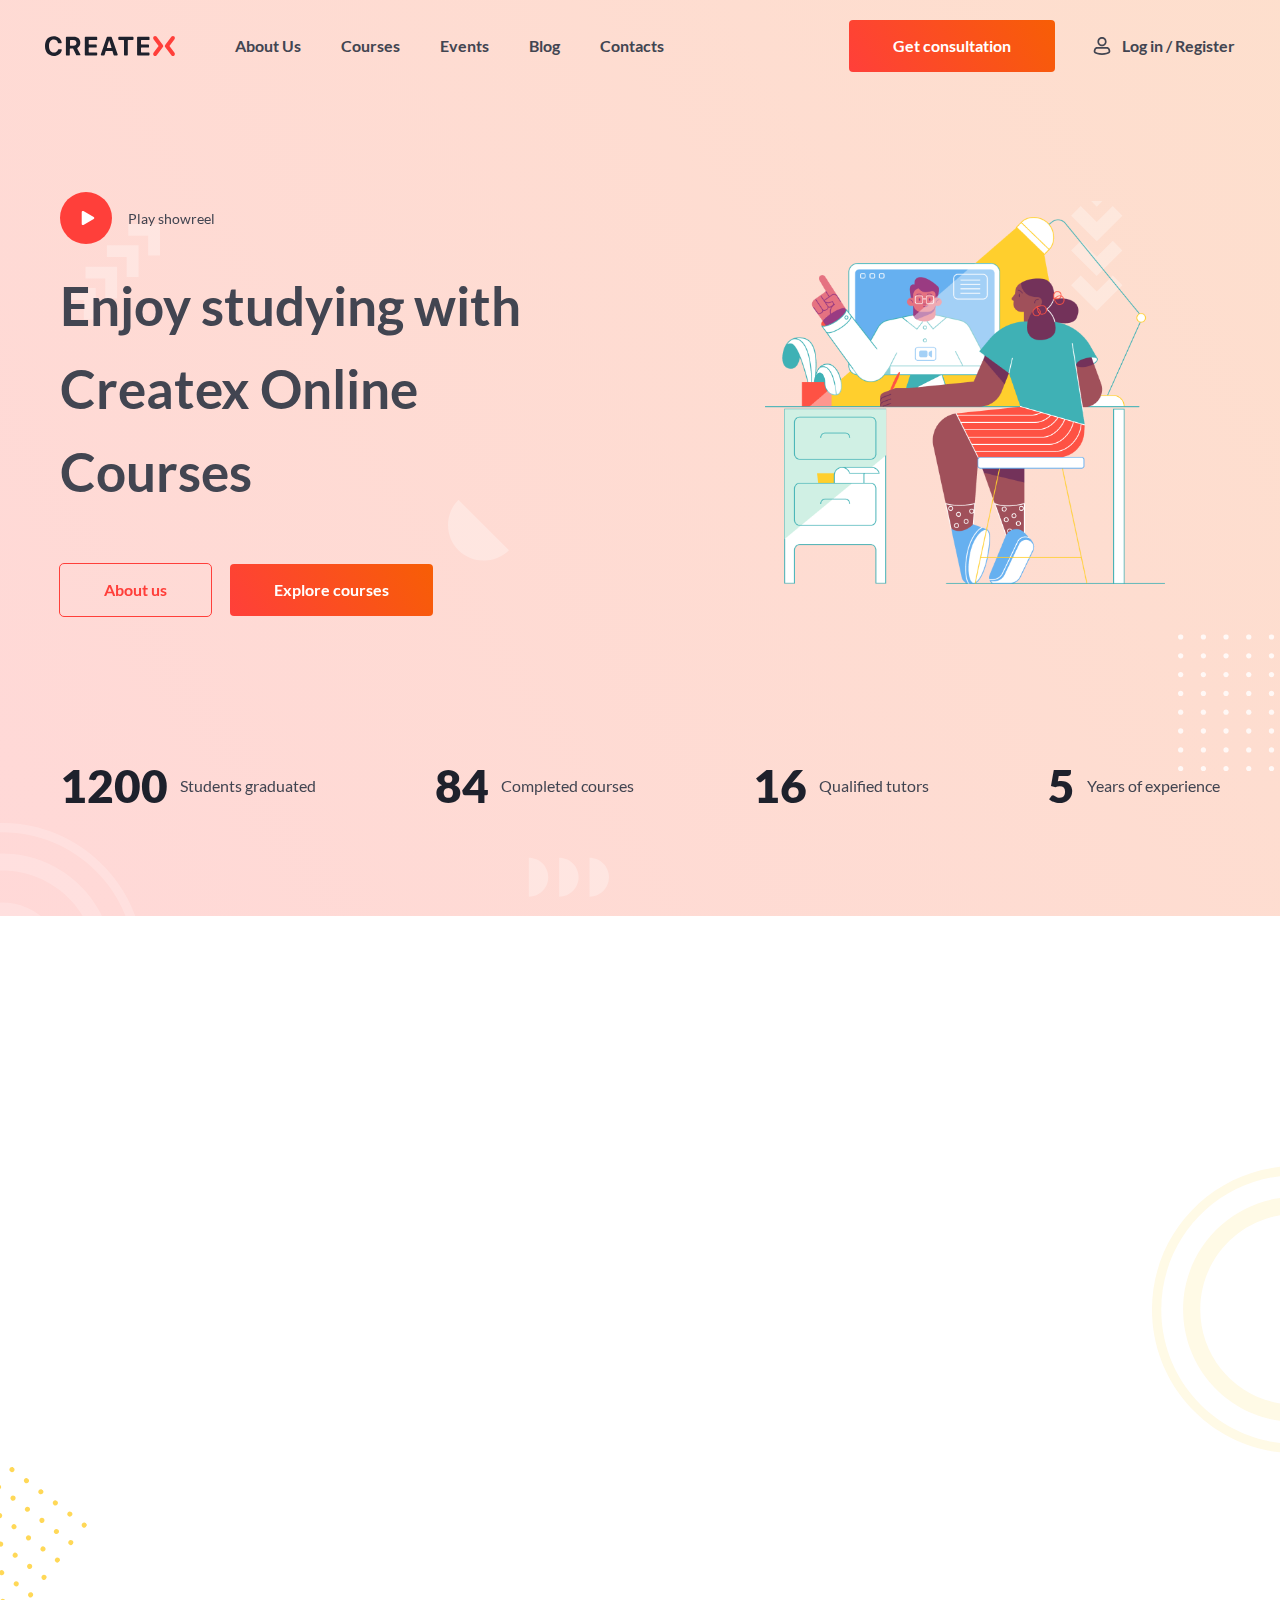
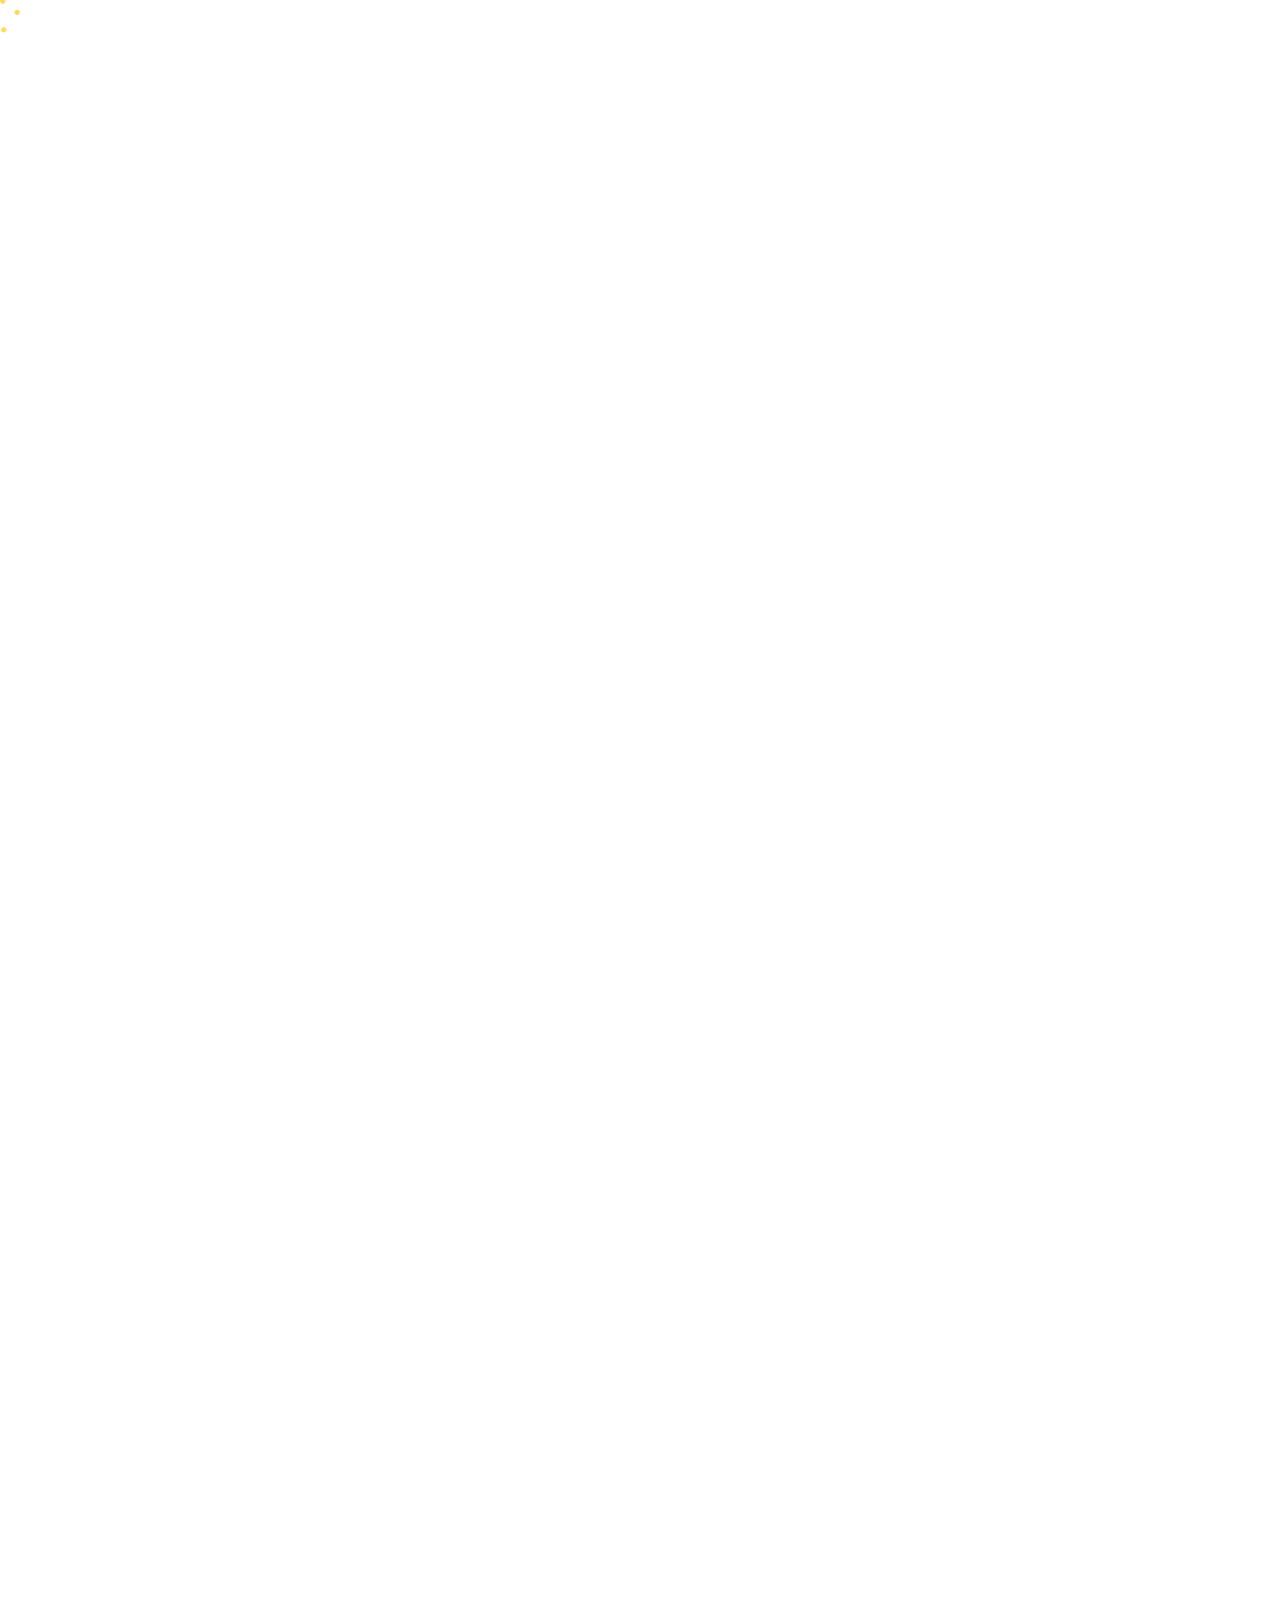
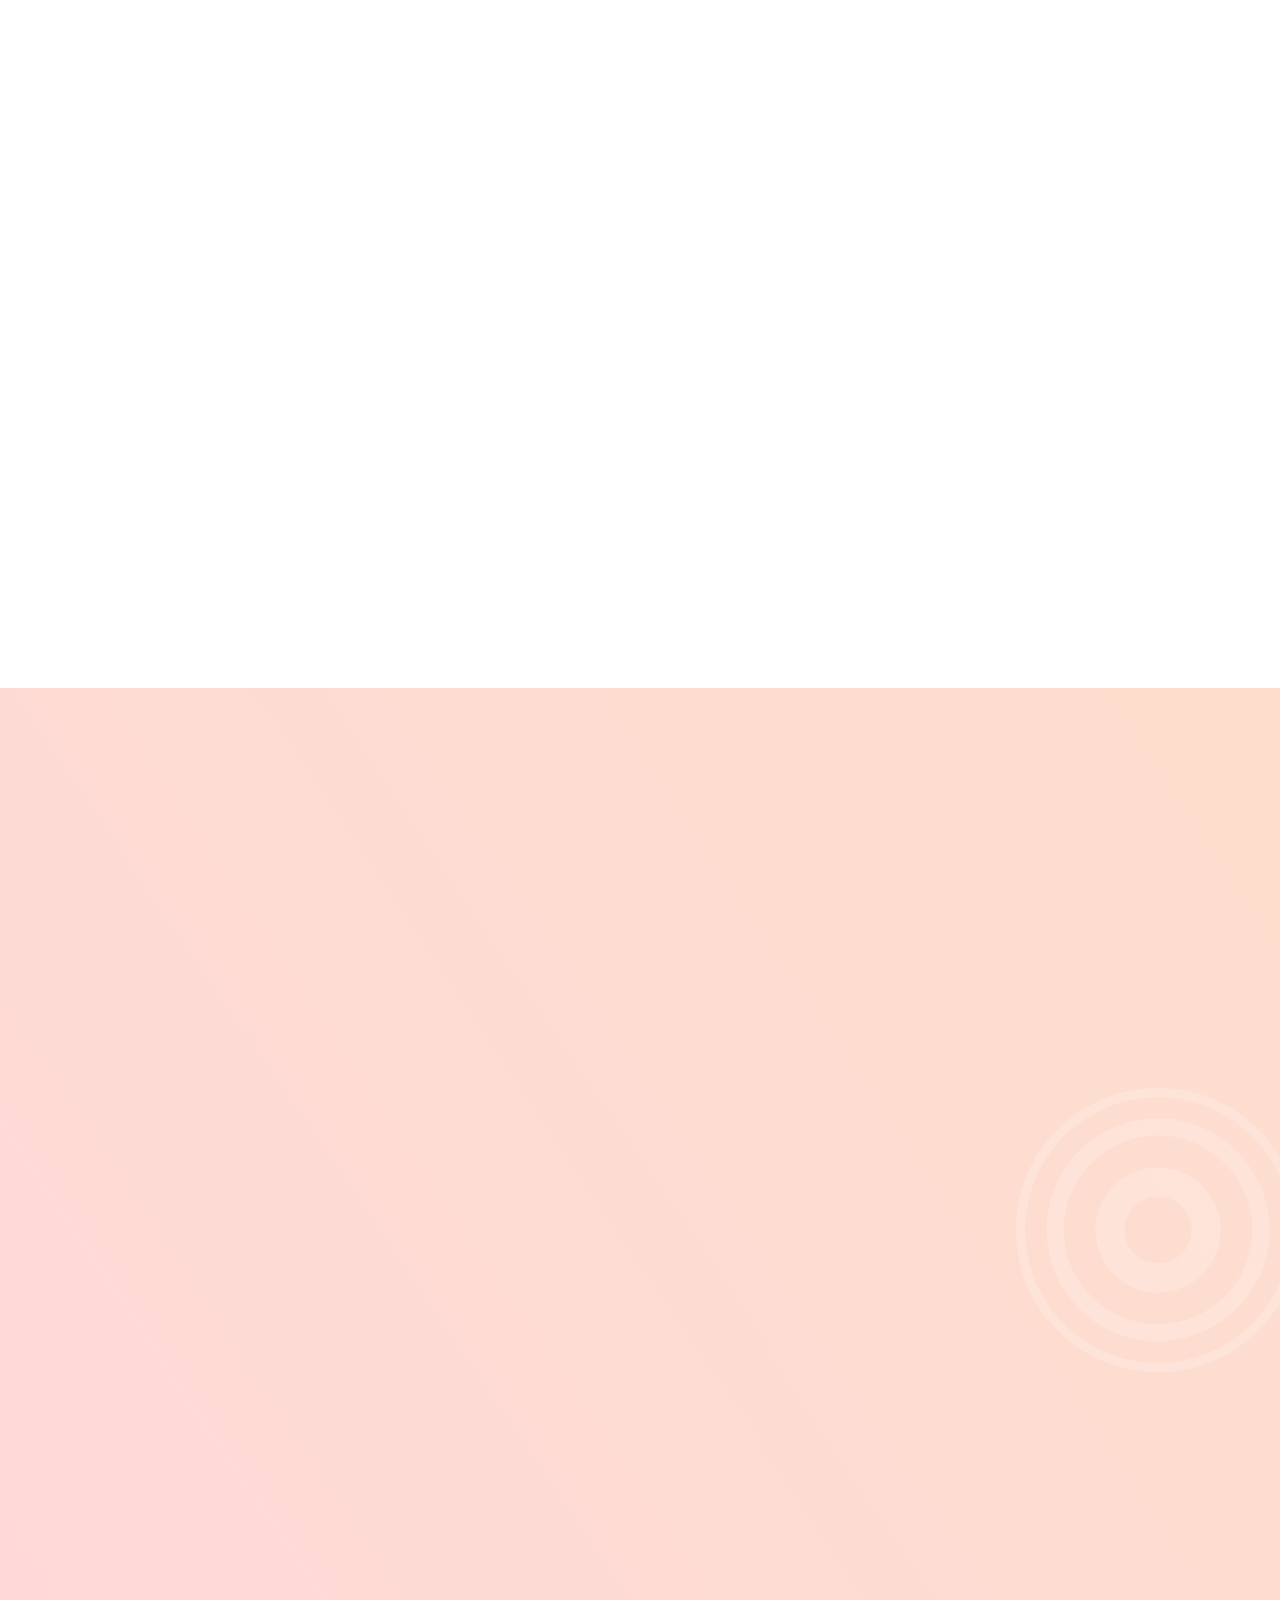
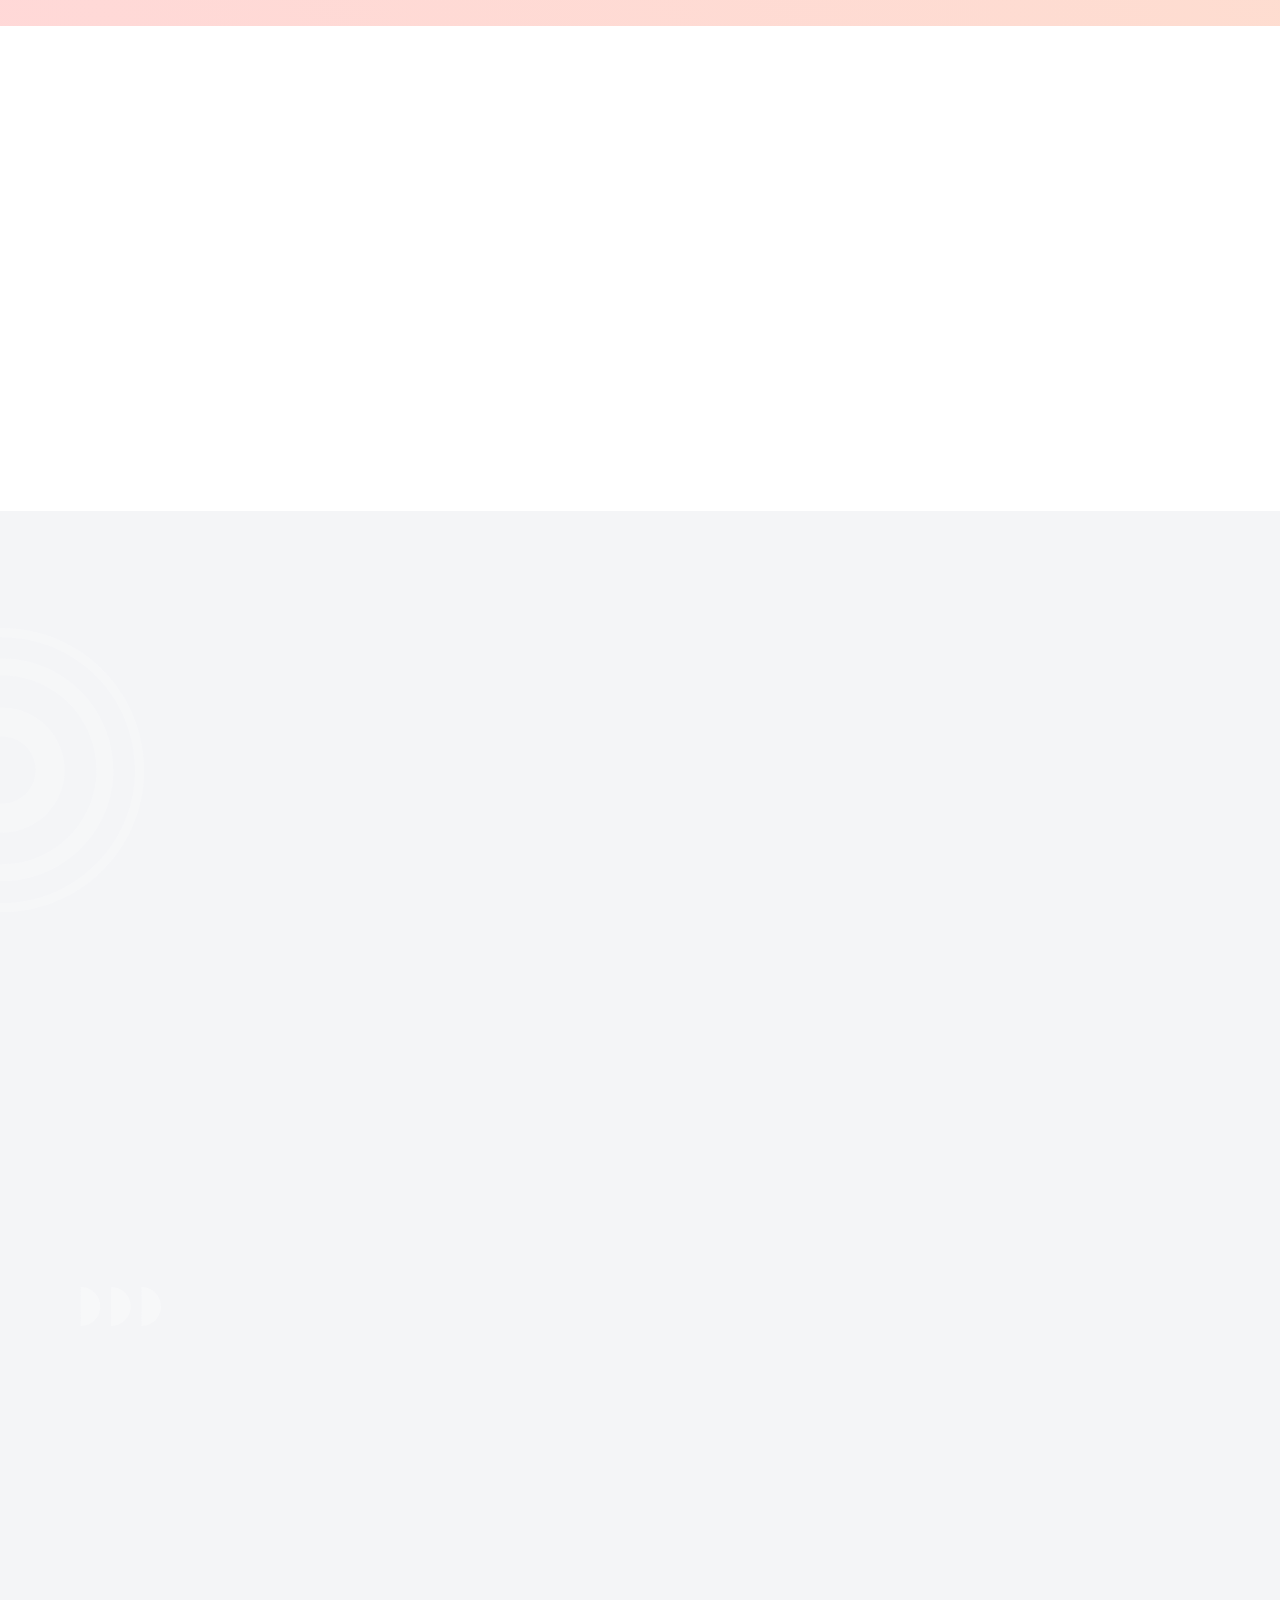
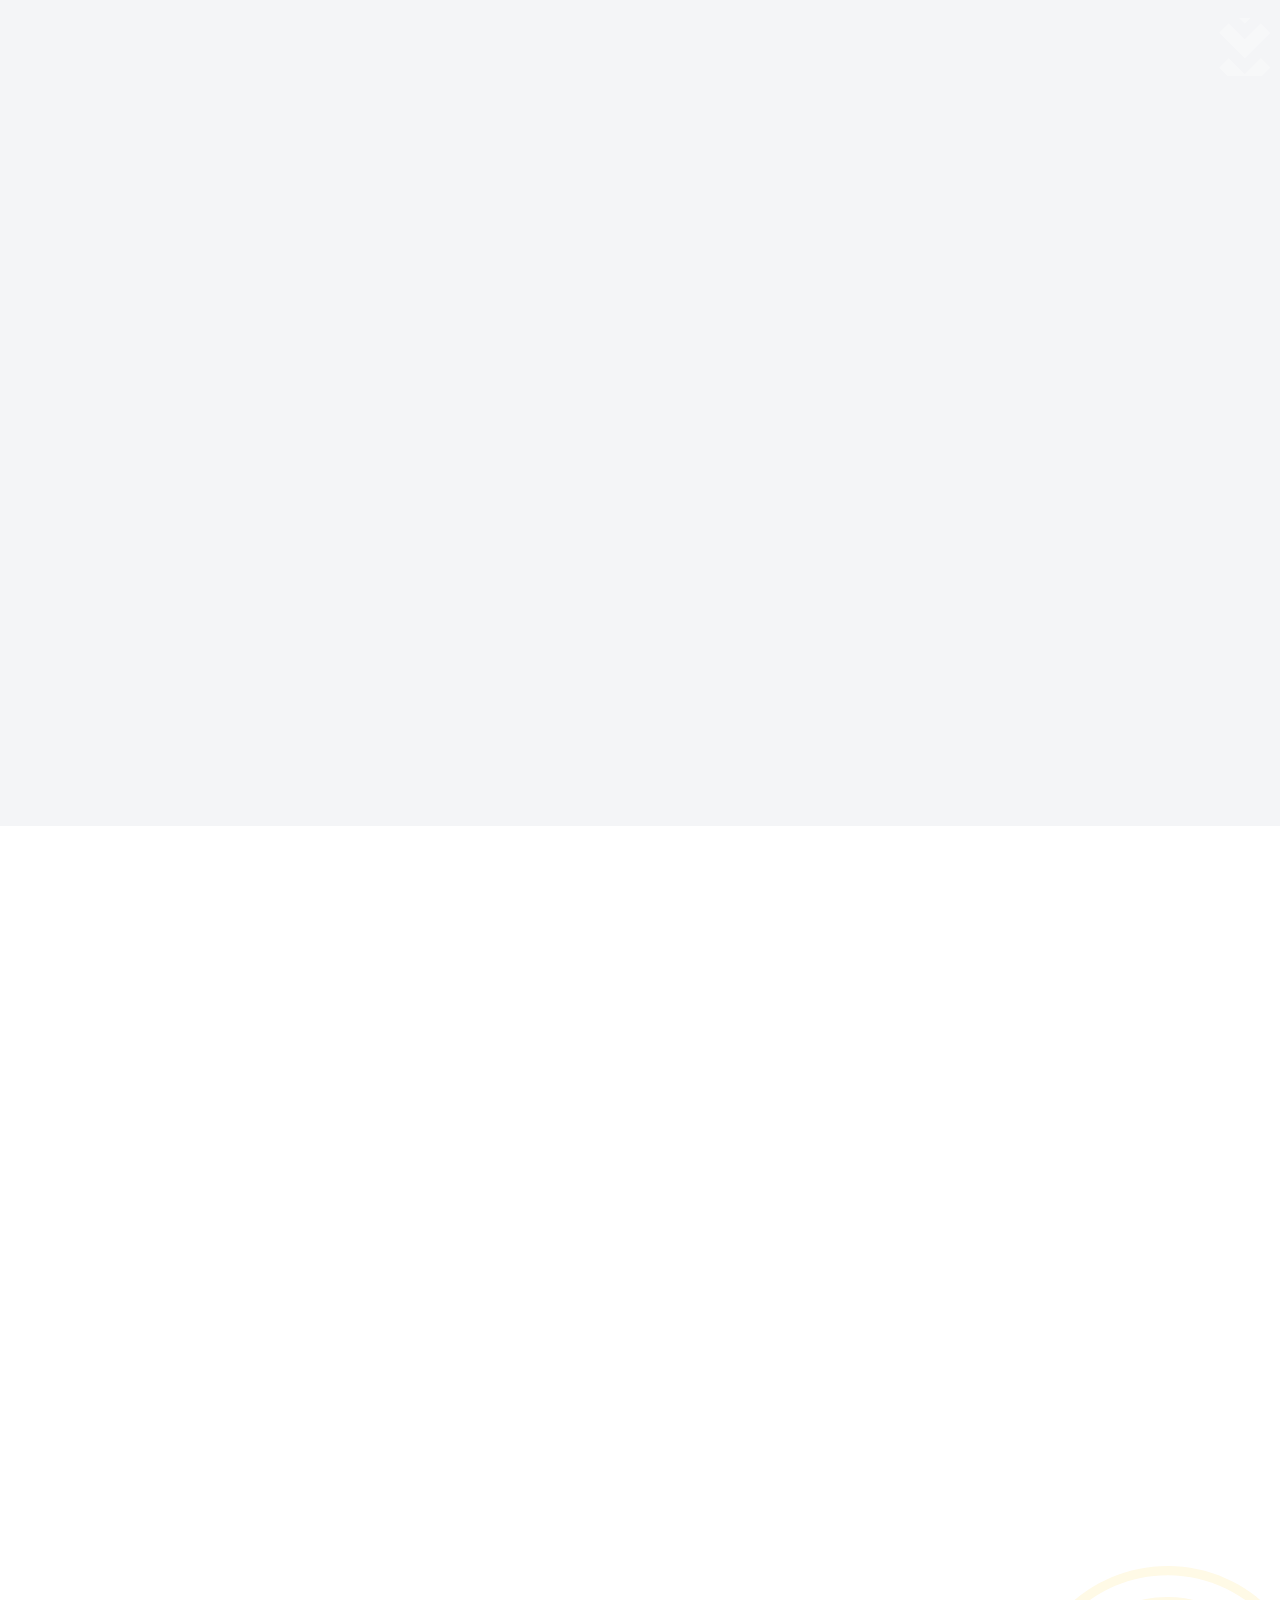
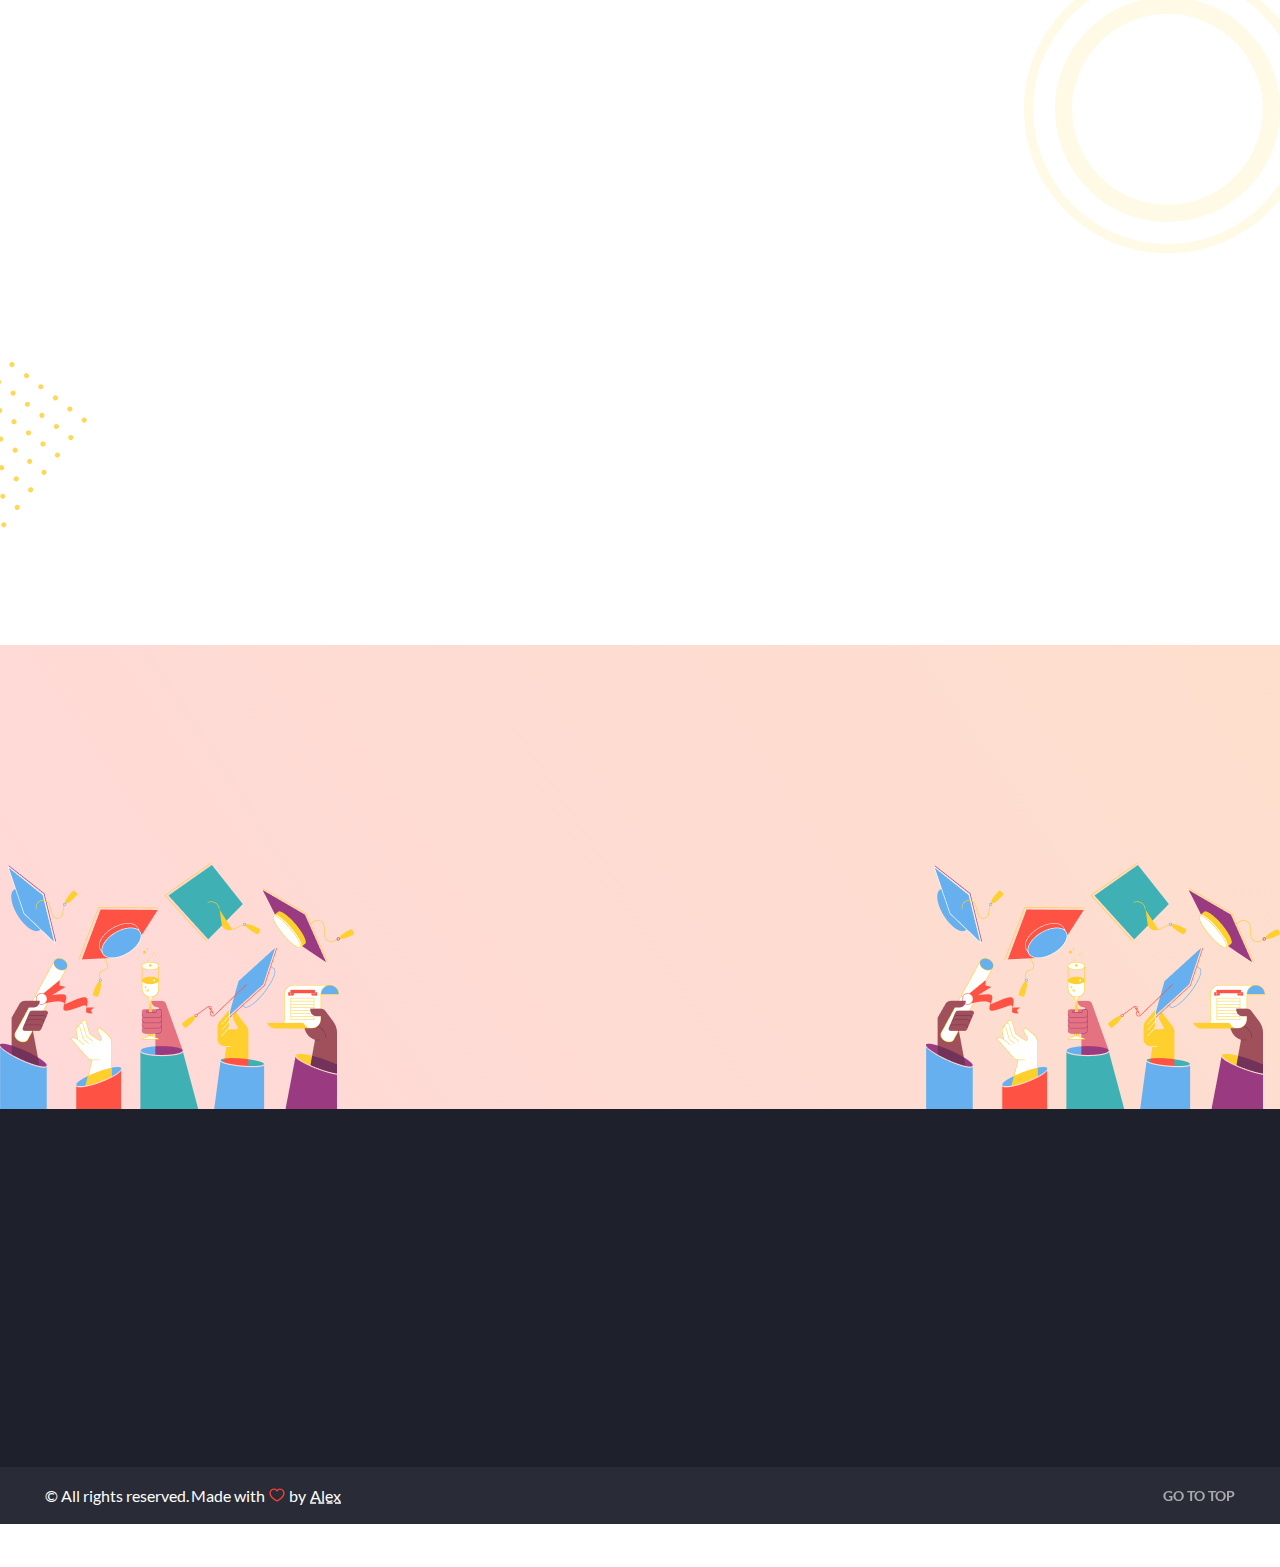
<file: index.html>
<!DOCTYPE html>
<html lang="en">
<head>
  <meta charset="UTF-8">
  <meta http-equiv="X-UA-Compatible" content="IE=edge">
  <meta name="viewport" content="width=device-width, initial-scale=1.0, viewport-fit=cover">
  <title>CreateX</title>
  <link rel="stylesheet" href="styles/style.css">
  <link rel="stylesheet" href="styles/media.css">
  <link rel="icon" href="favicon.ico" type="image/x-icon">
</head>
<body>
  <header class="gradient-bg page-header">
    <nav class="header-navigation">
      <a href="#" class="createx-logo header-logo">
        <svg width="130" height="22" role="img" aria-hidden="true" aria-label="CreateX logo." focusable="false" viewBox="0 0 130 22" fill="currentColor" xmlns="http://www.w3.org/2000/svg">
          <g clip-path="url(#clip0_25855_1583)">
          <path d="M0 11.0998C0 4.9998 3.3 1.2998 8.7 1.2998C12.8 1.2998 16.1 3.7998 16.7 7.4998C16.8 7.8998 16.5 8.1998 16.1 8.1998H13.5C13.2 8.1998 13 7.9998 12.9 7.6998C12.4 5.7998 10.8 4.5998 8.7 4.5998C5.8 4.5998 4 7.0998 4 11.0998C4 15.0998 5.8 17.5998 8.8 17.5998C10.9 17.5998 12.4 16.4998 13 14.6998C13.1 14.3998 13.3 14.1998 13.6 14.1998H16.2C16.6 14.1998 16.9 14.5998 16.8 14.8998C16.2 18.4998 13 20.8998 8.8 20.8998C3.3 20.8998 0 17.0998 0 11.0998Z" fill="#1E212C"/>
          <path d="M24.2997 20.4001H21.3997C21.0997 20.4001 20.8997 20.2001 20.8997 19.9001V2.60006C20.8997 2.20006 21.2997 1.80006 21.6997 1.80006H28.6997C32.7997 1.80006 35.2997 4.10006 35.2997 7.70006C35.2997 9.80006 34.2997 11.7001 32.5997 12.7001C32.1997 12.9001 32.0997 13.4001 32.2997 13.7001L35.3997 19.6001C35.5997 19.9001 35.2997 20.3001 34.9997 20.3001H31.6997C31.4997 20.3001 31.2997 20.2001 31.1997 20.0001L28.2997 14.0001C28.1997 13.7001 27.8997 13.6001 27.5997 13.6001H25.2997C24.9997 13.6001 24.7997 13.8001 24.7997 14.1001V20.0001C24.8997 20.2001 24.5997 20.4001 24.2997 20.4001ZM24.8997 10.2001C24.8997 10.5001 25.0997 10.7001 25.3997 10.7001H28.3997C30.3997 10.7001 31.4997 9.60006 31.4997 7.80006C31.4997 6.00006 30.2997 4.90006 28.3997 4.90006H25.4997C25.1997 4.90006 24.9997 5.10006 24.9997 5.40006V10.2001H24.8997Z" fill="#1E212C"/>
          <path d="M51.4998 20.4001H40.4998C40.0998 20.4001 39.7998 20.1001 39.7998 19.7001V2.50006C39.7998 2.10006 40.0998 1.80006 40.4998 1.80006H51.4998C51.8998 1.80006 52.1998 2.10006 52.1998 2.50006V4.40006C52.1998 4.80006 51.8998 5.10006 51.4998 5.10006H44.1998C43.8998 5.10006 43.6998 5.30006 43.6998 5.60006V9.00006C43.6998 9.30006 43.8998 9.50006 44.1998 9.50006H50.9998C51.3998 9.50006 51.6998 9.80006 51.6998 10.2001V11.9001C51.6998 12.3001 51.3998 12.6001 50.9998 12.6001H44.1998C43.8998 12.6001 43.6998 12.8001 43.6998 13.1001V16.9001C43.6998 17.2001 43.8998 17.4001 44.1998 17.4001H51.4998C51.8998 17.4001 52.1998 17.7001 52.1998 18.1001V20.0001C52.1998 20.1001 51.8998 20.4001 51.4998 20.4001Z" fill="#1E212C"/>
          <path d="M66.9999 15.9001H61.2999C60.9999 15.9001 60.7999 16.1001 60.6999 16.3001L59.5999 20.0001C59.4999 20.3001 59.2999 20.4001 58.9999 20.4001H56.3999C55.9999 20.4001 55.6999 20.0001 55.7999 19.6001L61.7999 2.20006C61.8999 2.00006 62.0999 1.80006 62.3999 1.80006H66.0999C66.3999 1.80006 66.5999 2.00006 66.6999 2.20006L72.6999 19.6001C72.7999 20.0001 72.4999 20.4001 72.0999 20.4001H69.1999C68.8999 20.4001 68.6999 20.2001 68.5999 20.0001L67.4999 16.3001C67.4999 16.1001 67.1999 15.9001 66.9999 15.9001ZM62.0999 13.0001H66.1999C66.3999 13.0001 66.4999 12.8001 66.4999 12.6001L64.2999 5.60006H64.0999L61.8999 12.6001C61.7999 12.8001 61.8999 13.0001 62.0999 13.0001Z" fill="#1E212C"/>
          <path d="M79.0001 19.7005V5.50045C79.0001 5.20045 78.8001 5.00045 78.5001 5.00045H74.1001C73.7001 5.00045 73.3001 4.70045 73.3001 4.20045V2.50045C73.3001 2.10045 73.6001 1.70045 74.1001 1.70045H87.7001C88.1001 1.70045 88.5001 2.00045 88.5001 2.50045V4.20045C88.5001 4.60045 88.2001 5.00045 87.7001 5.00045H83.3001C83.0001 5.00045 82.8001 5.20045 82.8001 5.50045V19.8004C82.8001 20.2004 82.5001 20.5005 82.1001 20.5005H79.6001C79.3001 20.4004 79.0001 20.1005 79.0001 19.7005Z" fill="#1E212C"/>
          <path d="M103.8 20.4001H92.7999C92.3999 20.4001 92.0999 20.1001 92.0999 19.7001V2.50006C92.0999 2.10006 92.3999 1.80006 92.7999 1.80006H103.8C104.2 1.80006 104.5 2.10006 104.5 2.50006V4.40006C104.5 4.80006 104.2 5.10006 103.8 5.10006H96.4999C96.1999 5.10006 95.9999 5.30006 95.9999 5.60006V9.00006C95.9999 9.30006 96.1999 9.50006 96.4999 9.50006H103.3C103.7 9.50006 104 9.80006 104 10.2001V11.9001C104 12.3001 103.7 12.6001 103.3 12.6001H96.4999C96.1999 12.6001 95.9999 12.8001 95.9999 13.1001V16.9001C95.9999 17.2001 96.1999 17.4001 96.4999 17.4001H103.8C104.2 17.4001 104.5 17.7001 104.5 18.1001V20.0001C104.5 20.1001 104.2 20.4001 103.8 20.4001Z" fill="#1E212C"/>
          <path d="M117.7 9.7L111.5 1.6C111.1 1.2 110.6 1 110.1 1C109.6 1 109.1 1.2 108.7 1.6C108 2.4 108 3.6 108.7 4.4L113.6 11L108.7 17.6C108 18.4 108 19.6 108.7 20.4C109.1 20.8 109.6 21 110.1 21C110.6 21 111.1 20.8 111.5 20.4L117.7 12.3C118.4 11.7 118.4 10.5 117.7 9.7Z" fill="#FF3F3A"/>
          <path d="M120.343 9.7L126.543 1.6C126.943 1.2 127.443 1 127.943 1C128.443 1 128.943 1.2 129.343 1.6C130.043 2.4 130.043 3.6 129.343 4.4L124.443 11L129.343 17.6C130.043 18.4 130.043 19.6 129.343 20.4C128.943 20.8 128.443 21 127.943 21C127.443 21 126.943 20.8 126.543 20.4L120.343 12.3C119.643 11.7 119.643 10.5 120.343 9.7Z" fill="#FF3F3A"/>
          </g>
          <defs>
          <clipPath id="clip0_25855_1583">
          <rect width="130" height="22" fill="white"/>
          </clipPath>
          </defs>
          </svg>
      </a>
      <ul class="header-navigation-list">
        <li class="header-navigation-item">
          <a href="#" class="header-navigation-link">About Us</a>
        </li>
        <li class="header-navigation-item">
          <a href="courses.html" class="header-navigation-link">Courses</a>
        </li>
        <li class="header-navigation-item">
          <a href="#" class="header-navigation-link">Events</a>
        </li>
        <li class="header-navigation-item">
          <a href="#" class="header-navigation-link">Blog</a>
        </li>
        <li class="header-navigation-item">
          <a href="#" class="header-navigation-link">Contacts</a>
        </li>
      </ul>
      <div class="user-links-wrapper">
        <a href="#" class="button primary-btn">Get consultation</a>
        <a href="#" class="header-navigation-link login-btn">
          <svg width="20" height="20" viewBox="0 0 20 20" fill="currentColor" xmlns="http://www.w3.org/2000/svg">
            <path fill-rule="evenodd" clip-rule="evenodd" d="M10.0002 2.70866C8.38936 2.70866 7.08353 4.0145 7.08353 5.62533C7.08353 7.23616 8.38936 8.54199 10.0002 8.54199C11.611 8.54199 12.9169 7.23616 12.9169 5.62533C12.9169 4.0145 11.611 2.70866 10.0002 2.70866ZM5.41686 5.62533C5.41686 3.09402 7.46889 1.04199 10.0002 1.04199C12.5315 1.04199 14.5835 3.09402 14.5835 5.62533C14.5835 8.15663 12.5315 10.2087 10.0002 10.2087C7.46889 10.2087 5.41686 8.15663 5.41686 5.62533Z" fill="#424551"/>
            <path fill-rule="evenodd" clip-rule="evenodd" d="M5.08691 12.7087C4.50914 12.7087 4.05755 12.99 3.87424 13.3942C3.62053 13.9536 3.39078 14.6196 3.33656 15.2513C3.31233 15.5337 3.43006 15.7418 3.5923 15.8426C4.44993 16.3753 6.43719 17.292 10.0002 17.292C13.5632 17.292 15.5505 16.3753 16.4081 15.8426C16.5703 15.7418 16.6881 15.5337 16.6638 15.2513C16.6096 14.6196 16.3799 13.9536 16.1261 13.3942C15.9428 12.99 15.4912 12.7087 14.9135 12.7087H5.08691ZM2.35639 12.7058C2.86301 11.5887 3.99428 11.042 5.08691 11.042H14.9135C16.0061 11.042 17.1374 11.5887 17.644 12.7058C17.935 13.3474 18.2472 14.2099 18.3244 15.1088C18.3946 15.9273 18.0544 16.7819 17.2876 17.2583C16.1596 17.959 13.8665 18.9587 10.0002 18.9587C6.13386 18.9587 3.84078 17.959 2.71283 17.2583C1.94595 16.7819 1.60575 15.9273 1.676 15.1088C1.75315 14.2099 2.0654 13.3474 2.35639 12.7058Z"/>
          </svg>
          Log in / Register
        </a>
      </div>
      <div class="nav-burger">
        <button class="burger-btn" onclick="burgerToggle()">
          <span class="burger-line"></span>
          <span class="burger-line"></span>
          <span class="burger-line"></span>
        </button>
        <div class="burger-nav-list">
          <ul class="header-navigation-list">
            <li class="header-navigation-item">
              <a href="#" class="header-navigation-link">About Us</a>
            </li>
            <li class="header-navigation-item">
              <a href="courses.html" class="header-navigation-link">Courses</a>
            </li>
            <li class="header-navigation-item">
              <a href="#" class="header-navigation-link">Events</a>
            </li>
            <li class="header-navigation-item">
              <a href="#" class="header-navigation-link">Blog</a>
            </li>
            <li class="header-navigation-item">
              <a href="#" class="header-navigation-link">Contacts</a>
            </li>
          </ul>
          <div class="user-links-wrapper">
            <a href="#" class="button primary-btn">Get consultation</a>
            <a href="#" class="header-navigation-link login-btn">
              <svg width="20" height="20" viewBox="0 0 20 20" fill="currentColor" xmlns="http://www.w3.org/2000/svg">
                <path fill-rule="evenodd" clip-rule="evenodd" d="M10.0002 2.70866C8.38936 2.70866 7.08353 4.0145 7.08353 5.62533C7.08353 7.23616 8.38936 8.54199 10.0002 8.54199C11.611 8.54199 12.9169 7.23616 12.9169 5.62533C12.9169 4.0145 11.611 2.70866 10.0002 2.70866ZM5.41686 5.62533C5.41686 3.09402 7.46889 1.04199 10.0002 1.04199C12.5315 1.04199 14.5835 3.09402 14.5835 5.62533C14.5835 8.15663 12.5315 10.2087 10.0002 10.2087C7.46889 10.2087 5.41686 8.15663 5.41686 5.62533Z"/>
                <path fill-rule="evenodd" clip-rule="evenodd" d="M5.08691 12.7087C4.50914 12.7087 4.05755 12.99 3.87424 13.3942C3.62053 13.9536 3.39078 14.6196 3.33656 15.2513C3.31233 15.5337 3.43006 15.7418 3.5923 15.8426C4.44993 16.3753 6.43719 17.292 10.0002 17.292C13.5632 17.292 15.5505 16.3753 16.4081 15.8426C16.5703 15.7418 16.6881 15.5337 16.6638 15.2513C16.6096 14.6196 16.3799 13.9536 16.1261 13.3942C15.9428 12.99 15.4912 12.7087 14.9135 12.7087H5.08691ZM2.35639 12.7058C2.86301 11.5887 3.99428 11.042 5.08691 11.042H14.9135C16.0061 11.042 17.1374 11.5887 17.644 12.7058C17.935 13.3474 18.2472 14.2099 18.3244 15.1088C18.3946 15.9273 18.0544 16.7819 17.2876 17.2583C16.1596 17.959 13.8665 18.9587 10.0002 18.9587C6.13386 18.9587 3.84078 17.959 2.71283 17.2583C1.94595 16.7819 1.60575 15.9273 1.676 15.1088C1.75315 14.2099 2.0654 13.3474 2.35639 12.7058Z"/>
              </svg>
              Log in / Register
            </a>
          </div>
        </div>
      </div>
    </nav>
    <section class="section">
      <div class="section-container floating-content">
        <h1 class="visually-hidden">CreateX</h1>
        <div class="play-btn-wrapper">
          <button class="play-btn" type="button">
            <span class="visually-hidden">Play showreel</span>
          </button>
          <span class="play-btn-text">Play showreel</span>
        </div>
        <h2 class="intro-title title">Enjoy studying with Createx Online Courses</h2>
        <div class="intro-buttons-list">
            <a href="#" class="button secondary-btn">About us</a>
            <a href="courses.html" class="button primary-btn">Explore courses</a>
        </div>
        <div class="intro-image-container image-container">
          <img src="images/header-illustration.png" alt="Main illustration" width="600" height="550" class="intro-illustration">
        </div>
        <ul class="statistics-list">
          <li class="statistics-item">
            <span class="statistics-number">1200</span>
            <p class="statictics-name">Students graduated</p>
          </li>
          <li class="statistics-item">
            <span class="statistics-number">84</span>
            <p class="statictics-name">Completed courses</p>
          </li>
          <li class="statistics-item">
            <span class="statistics-number">16</span>
            <p class="statictics-name">Qualified tutors</p>
          </li>
          <li class="statistics-item">
            <span class="statistics-number">5</span>
            <p class="statictics-name">Years of experience</p>
          </li>
        </ul>
      </div>
      <div class="parallax-wrapper">
        <span class="parallax"></span>
        <span class="parallax"></span>
        <span class="parallax"></span>
        <span class="parallax"></span>
        <span class="parallax"></span>
        <span class="parallax"></span>
      </div>
    </section>
  </header>
  <main class="page-main">
    <section class="section advantages-section">
      <div class="section-container floating-content">
        <div class="advantages-image-wrapper image-container">
          <img class="advantages-image" src="images/advantages-image.jpg" alt="Tutor" width="705" height="560">
        </div>
        <div class="advantages-content-container">
          <h3 class="section-title">Why Createx?</h3>
          <span class="pretitle">Who we are</span>
          <ul class="advantages-list">
            <li class="advantages-item">A fermentum in morbi pretium aliquam adipiscing donec tempus.</li>
            <li class="advantages-item">Vulputate placerat amet pulvinar lorem nisl.</li>
            <li class="advantages-item">Consequat feugiat habitant gravida quisque elit bibendum id adipiscing sed.</li>
            <li class="advantages-item">Etiam duis lobortis in fames ultrices commodo nibh.</li>
            <li class="advantages-item">Tincidunt sagittis neque sem ac eget.</li>
            <li class="advantages-item">Ultricies amet justo et eget quisque purus vulputate dapibus tortor.</li>
          </ul>
          <a href="#" class="button primary-btn left-floated-btn">More about us</a>
        </div>
      </div>
      <div class="parallax-wrapper">
        <span class="parallax"></span>
        <span class="parallax"></span>
      </div>
    </section>
    <section class="section courses-section">
      <div class="section-container floating-content">
        <h3 class="section-title">Featured Courses</h3>
        <span class="pretitle">Ready to learn?</span>
        <a href="courses.html" class="button secondary-btn right-floated-btn">View all courses</a>
        <ul class="courses-list">
          <li class="course-card small-course-card card">
            <span class="course-type-badge badge-marketing">Marketing</span>
            <a href="#" class="course-name">The Ultimate Google Ads Training Course</a>
            <div class="price-container">
              <span class="course-price">$100</span>
              <span class="course-author">by Jerome Bell</span>
            </div>            
          </li>
          <li class="course-card small-course-card card">
            <span class="course-type-badge badge-management">Management</span>
            <a href="#" class="course-name">Product Management Fundamentals</a>
            <div class="price-container">
              <span class="course-price">$480</span>
              <span class="course-author">by Marvin McKinney</span>
            </div>            
          </li>
          <li class="course-card small-course-card card">
            <span class="course-type-badge badge-hr">HR & Recruting</span>
            <a href="#" class="course-name">HR  Management and Analytics</a>
            <div class="price-container">
              <span class="course-price">$200</span>
              <span class="course-author">by Leslie Alexander Li</span>
            </div>            
          </li>
          <li class="course-card small-course-card card">
            <span class="course-type-badge badge-marketing">Marketing</span>
            <a href="#" class="course-name">Brand Management&#160;&&#160;PR Communications</a>
            <div class="price-container">
              <span class="course-price">$530</span>
              <span class="course-author">by Kristin Watson</span>
            </div>            
          </li>
          <li class="course-card small-course-card card">
            <span class="course-type-badge badge-management">Management</span>
            <a href="#" class="course-name">Business Development Management</a>
            <div class="price-container">
              <span class="course-price">$400</span>
              <span class="course-author">by Dianne Russell</span>
            </div>            
          </li>
          <li class="course-card small-course-card card">
            <span class="course-type-badge badge-design">Design</span>
            <a href="#" class="course-name">Graphic Design Basic</a>
            <div class="price-container">
              <span class="course-price">$500</span>
              <span class="course-author">by Guy Hawkins</span>
            </div>            
          </li>
        </ul>
      </div>
    </section>
    <section class="section benefits-section">
      <div class="section-container floating-content one-columned-container">
        <h3 class="section-title">That's how we do it</h3>
        <span class="pretitle">Our benefits</span>
        <ul class="benefits-buttons-list">
          <li class="benefits-buttons-item">
            <button class="button secondary-btn" type="button">
              <svg width="16" height="16" role="img" aria-hidden="true" aria-label="Experienced tutors." focusable="false" viewBox="0 0 16 16" fill="currentColor" xmlns="http://www.w3.org/2000/svg">
                <path fill-rule="evenodd" clip-rule="evenodd" d="M6.77932 1.46709C7.24248 0.398992 8.75719 0.39899 9.22036 1.46709L10.6214 4.69809L14.1273 5.03216C15.2862 5.14259 15.7543 6.58317 14.8816 7.35373L12.2417 9.68466L13.0073 13.1221C13.2604 14.2585 12.035 15.1488 11.0325 14.5569L7.99984 12.7665L4.96721 14.5569C3.96469 15.1488 2.73926 14.2585 2.99236 13.1221L3.75801 9.68466L1.11809 7.35373C0.245398 6.58317 0.71347 5.14259 1.87242 5.03216L5.37824 4.69809L6.77932 1.46709ZM9.40091 5.22735L7.99984 1.99635L6.59876 5.22735C6.406 5.67189 5.98678 5.97647 5.50444 6.02243L1.99861 6.35649L4.63852 8.68743C5.00174 9.00813 5.16186 9.50095 5.05652 9.97389L4.29088 13.4114L7.32351 11.621C7.74075 11.3746 8.25893 11.3746 8.67617 11.621L11.7088 13.4114L10.9432 9.97389C10.8378 9.50095 10.9979 9.00813 11.3612 8.68743L14.0011 6.35649L10.4952 6.02243C10.0129 5.97647 9.59368 5.67189 9.40091 5.22735Z"/>
              </svg>
              <span>Experienced Tutors</span>
            </button>
          </li>
          <li class="benefits-buttons-item">
            <button class="button secondary-btn inactive-btn" type="button">
              <svg width="17" height="16" role="img" aria-hidden="true" aria-label="Feedback & Support." focusable="false" viewBox="0 0 17 16" fill="currentColor" xmlns="http://www.w3.org/2000/svg">
                <path fill-rule="evenodd" clip-rule="evenodd" d="M9.9547 2.16732C9.86168 2.16732 9.77547 2.21676 9.72843 2.29736L9.72433 2.30438L6.66683 7.26115V13.834H12.3907C12.5135 13.834 12.6198 13.7487 12.6464 13.629L12.6487 13.6186L14.3487 6.97883C14.3798 6.8179 14.2565 6.66732 14.0915 6.66732H11.5002C11.066 6.66732 10.6268 6.52228 10.307 6.21014C9.97075 5.88199 9.81488 5.41203 9.91491 4.90572L10.3941 2.48001C10.4261 2.31806 10.3022 2.16732 10.1372 2.16732H9.9547ZM5.3335 13.834V7.73875H2.97118C2.82739 7.73875 2.7104 7.85476 2.70929 7.99872C2.70929 7.99872 2.70929 7.99872 2.70929 7.99872L2.66684 13.5701C2.66572 13.7154 2.78327 13.834 2.92868 13.834H5.3335ZM5.62809 6.40541L8.58155 1.61731C8.86843 1.13222 9.39032 0.833984 9.9547 0.833984H10.1372C11.1424 0.833984 11.897 1.75237 11.7022 2.73844L11.223 5.16415C11.2144 5.20732 11.22 5.22693 11.2213 5.23124C11.2228 5.23604 11.226 5.24402 11.2383 5.25596C11.2661 5.28317 11.3492 5.33398 11.5002 5.33398H14.0915C15.1121 5.33398 15.8701 6.27923 15.6487 7.27539L15.6464 7.28579L13.9453 13.93C13.7788 14.6537 13.1343 15.1673 12.3907 15.1673H2.92868C2.04298 15.1673 1.32676 14.4457 1.33354 13.56C1.33354 13.56 1.33354 13.56 1.33354 13.56L1.37599 7.98854C1.38271 7.11235 2.09485 6.40541 2.97118 6.40541H5.62809Z"/>
              </svg>
              <span>Feedback & Support</span>
            </button>
          </li>
          <li class="benefits-buttons-item">
            <button class="button secondary-btn inactive-btn" type="button">
              <svg width="17" height="16" role="img" aria-hidden="true" aria-label="24/7 Online Library." viewBox="0 0 17 16" fill="currentColor" xmlns="http://www.w3.org/2000/svg">
                <path fill-rule="evenodd" clip-rule="evenodd" d="M8.20184 0.736397C8.38953 0.642555 8.61044 0.642555 8.79813 0.736397L15.4648 4.06973C15.6906 4.18266 15.8333 4.4135 15.8333 4.66602C15.8333 4.91853 15.6906 5.14937 15.4648 5.2623L8.79813 8.59563C8.61044 8.68948 8.38953 8.68948 8.20184 8.59563L1.53517 5.2623C1.30932 5.14937 1.16665 4.91853 1.16665 4.66602C1.16665 4.4135 1.30932 4.18266 1.53517 4.06973L8.20184 0.736397ZM3.32403 4.66602L8.49998 7.25399L13.6759 4.66602L8.49998 2.07804L3.32403 4.66602Z"/>
                <path fill-rule="evenodd" clip-rule="evenodd" d="M1.23703 7.70121C1.40169 7.37189 1.80214 7.2384 2.13146 7.40306L8.49998 10.5873L14.8685 7.40306C15.1978 7.2384 15.5983 7.37189 15.7629 7.70121C15.9276 8.03052 15.7941 8.43097 15.4648 8.59563L8.79813 11.929C8.61044 12.0228 8.38953 12.0228 8.20184 11.929L1.53517 8.59563C1.20586 8.43097 1.07237 8.03052 1.23703 7.70121Z"/>
                <path fill-rule="evenodd" clip-rule="evenodd" d="M1.23703 11.0345C1.40169 10.7052 1.80214 10.5717 2.13146 10.7364L8.49998 13.9207L14.8685 10.7364C15.1978 10.5717 15.5983 10.7052 15.7629 11.0345C15.9276 11.3639 15.7941 11.7643 15.4648 11.929L8.79813 15.2623C8.61044 15.3561 8.38953 15.3561 8.20184 15.2623L1.53517 11.929C1.20586 11.7643 1.07237 11.3639 1.23703 11.0345Z" />
              </svg>
              <span>24/7 Online Library</span>
            </button>
          </li>
          <li class="benefits-buttons-item">
            <button class="button secondary-btn inactive-btn" type="button">
              <svg width="16" height="16" role="img" aria-hidden="true" aria-label="Community." viewBox="0 0 16 16" fill="currentColor" xmlns="http://www.w3.org/2000/svg">
                <path fill-rule="evenodd" clip-rule="evenodd" d="M14.6153 7.04557C14.5204 7.70339 14.2954 8.32861 13.9619 8.90355C13.9869 9.0459 13.9997 9.18979 13.9997 9.33429C13.9997 9.83617 13.8543 10.3165 13.5849 10.7529C13.4504 10.9707 13.4158 11.226 13.4025 11.3946C13.3873 11.5879 13.3924 11.7994 13.4062 12.0025C13.4217 12.2304 13.4497 12.4697 13.4818 12.6954C13.2216 12.6196 12.9395 12.5434 12.6704 12.4826C12.4465 12.4321 12.2174 12.3891 12.0099 12.3676C11.8289 12.349 11.5674 12.3345 11.3335 12.4101C10.8221 12.5754 10.2594 12.6676 9.66636 12.6676C8.96109 12.6676 8.31335 12.5424 7.74559 12.325C7.60903 12.3312 7.47147 12.3343 7.33301 12.3343C6.52993 12.3343 5.75701 12.2287 5.03385 12.0335C6.08516 13.2494 7.81828 14.001 9.66636 14.001C10.3883 14.001 11.0812 13.8901 11.7198 13.6864C11.7209 13.6865 11.723 13.6864 11.726 13.6864C11.7424 13.686 11.7879 13.6851 11.8729 13.6939C12.0067 13.7077 12.1786 13.7385 12.377 13.7833C12.7719 13.8724 13.2157 14.0038 13.5615 14.1136C14.2949 14.3464 15.0056 13.7064 14.8745 12.9621C14.8181 12.6418 14.7595 12.2508 14.7365 11.9122C14.7249 11.7419 14.7236 11.6021 14.7317 11.4995C14.7351 11.457 14.7394 11.4304 14.7421 11.4162C15.1172 10.7949 15.333 10.0874 15.333 9.33429C15.333 8.48526 15.0693 7.70995 14.6153 7.04557Z"/>
                <path fill-rule="evenodd" clip-rule="evenodd" d="M3.73109 3.79943C2.83245 4.48662 2.33306 5.38871 2.33306 6.33398C2.33306 6.80534 2.45577 7.25932 2.68599 7.68147C2.77367 7.84226 2.79854 8.00812 2.80744 8.1204C2.81714 8.24283 2.8123 8.36867 2.80166 8.48633C2.78034 8.72191 2.72949 8.98884 2.66849 9.25174C2.59715 9.55927 2.50572 9.88724 2.41296 10.1952C2.76512 10.0672 3.15003 9.93601 3.51493 9.82956C3.80985 9.74352 4.10767 9.66886 4.37274 9.62695C4.60108 9.59084 4.93243 9.55536 5.2177 9.65405C5.85792 9.87555 6.57411 10.0007 7.33306 10.0007C8.76451 10.0007 10.0358 9.55621 10.935 8.86854C11.8337 8.18135 12.3331 7.27926 12.3331 6.33398C12.3331 5.38871 11.8337 4.48662 10.935 3.79943C10.0358 3.11176 8.76451 2.66732 7.33306 2.66732C5.90162 2.66732 4.63034 3.11176 3.73109 3.79943ZM2.92116 2.74028C4.07283 1.85959 5.63489 1.33398 7.33306 1.33398C9.03123 1.33398 10.5933 1.85959 11.745 2.74028C12.8973 3.62145 13.6664 4.88602 13.6664 6.33398C13.6664 7.78194 12.8973 9.04652 11.745 9.92769C10.5933 10.8084 9.03123 11.334 7.33306 11.334C6.43769 11.334 5.58244 11.188 4.80591 10.9224C4.80513 10.9246 4.74215 10.9184 4.58098 10.9439C4.39521 10.9733 4.15809 11.0308 3.88836 11.1095C3.35138 11.2662 2.74835 11.4878 2.28902 11.6666C1.49327 11.9763 0.682633 11.212 0.95074 10.3979C1.09284 9.96647 1.26043 9.42121 1.36966 8.95041C1.42468 8.71324 1.46039 8.51384 1.47375 8.36618C1.47839 8.31492 1.47958 8.27756 1.47932 8.2523C1.17246 7.66592 0.99973 7.01748 0.99973 6.33398C0.99973 4.88602 1.76887 3.62145 2.92116 2.74028Z"/>
              </svg>
              <span>Community</span>
            </button>
          </li>
        </ul>
        <select name="benefits" aria-label="benefit: " class="benefits-select">
          <option value="Experienced Tutors">Experienced Tutors</option>
          <option value="Feedback & Support">Feedback & Support</option>
          <option value="24/7 Online Library">24/7 Online Library</option>
          <option value="Community">Community</option>
        </select>
        <div class="benefits-item-wrapper active-benefit-item">
          <div class="benefit-text">
            <h4 class="subtitle">Only practicing tutors</h4>
            <p class="">Urna nisi, arcu cras nunc. Aenean quam est lobortis mi non fames dictum suspendisse. Morbi mauris cras massa ut dolor quis sociis mollis augue. Nunc, sodales tortor sit diam mi amet massa. Fermentum diam diam sociis vestibulum. Nulla nisl accumsan, id dignissim massa ut amet. Amet enim, nisi tempus vehicula.</p>
          </div>
          <div class="benefit-image-container">
            <img class="benefit-illustration" src="images/benefits-illustration.png" alt="Benefits illustration" width="600" height="440">
          </div>
        </div>
      </div>
    </section>
    <section class="section gradient-bg events-section">
      <div class="section-container floating-content one-columned-container">
        <h3 class="section-title">Lectures & workshops</h3>
        <span class="pretitle">Our Events</span>
        <ul class="events-list">
          <li class="events-card card">
            <span class="event-day">05</span>
            <div class="event-date-wrapper">
              <span class="event-month">August</span>
              <span class="event-time">11:00 – 14:00</span>
            </div>
            <div class="event-description-wrapper">
              <h5 class="event-name small-title">Formation of the organizational structure of the company in the face of uncertainty.</h5>
              <span class="event-type">Online master-class</span>
            </div>
            <a href="#" class="button secondary-btn">View more</a>
          </li>
          <li class="events-card card card-even">
            <span class="event-day">24</span>
            <div class="event-date-wrapper">
              <span class="event-month">July</span>
              <span class="event-time">11:00 – 12:30</span>
            </div>
            <div class="event-description-wrapper">
              <h5 class="event-name small-title">Building a customer service department. Best Practices.</h5>
              <span class="event-type">Online lecture</span>
            </div>
            <a href="#" class="button secondary-btn">View more</a>
          </li>
          <li class="events-card card">
            <span class="event-day">16</span>
            <div class="event-date-wrapper">
              <span class="event-month">July</span>
              <span class="event-time">10:00 – 13:00</span>
            </div>
            <div class="event-description-wrapper">
              <h5 class="event-name small-title">How to apply methods of speculative design in practice. Worldbuilding prototyping.</h5>
              <span class="event-type">Online workshop</span>
            </div>
            <a href="#" class="button secondary-btn">View more</a>
          </li>
        </ul>
        <div class="events-button-wrapper">
          <span class="events-more-title">Do you want more?</span>
          <a href="#" class="button primary-btn">Explore all events</a>
        </div>
      </div>
      <div class="parallax-wrapper">
        <span class="parallax"></span>
      </div>
    </section>
    <section class="section certificate-section">
      <div class="section-container floating-content">
        <h3 class="section-title">Your expertise<br> will&#160;be confirmed</h3>
        <span class="pretitle">Createx Certificate</span>
        <p class="certificate-description">We are accredited by international professional <br>organizations and institutes:</p>
        <ul class="accreditation-list">
          <li class="accreditation-item">
            <span class="visually-hidden">Del Mar Strategy</span>
          </li>
          <li class="accreditation-item">
            <span class="visually-hidden">Sentinal consulting</span>
          </li>
          <li class="accreditation-item">
            <span class="visually-hidden">National</span>
          </li>
        </ul>
        <div class="certificate-illustration-container">
          <img class="certificate-image" src="images/certificate.jpg" width="705" height="500" alt="Certificate">
        </div>
      </div>
    </section>
    <section class="section gray-bg tutors-section">
      <div class="section-container floating-content">
        <h3 class="section-title">Meet our team</h3>
        <span class="pretitle">Best tutors are all here</span>
        <div class="tutors-slider-buttons right-floated-btn">
          <button class="slider-btn slider-btn-prev" type="button">
            <svg width="19" height="12" role="img" aria-hidden="true" aria-label="Previous slide." focusable="false" viewBox="0 0 19 12" fill="currentColor" xmlns="http://www.w3.org/2000/svg">
              <path fill-rule="evenodd" clip-rule="evenodd" d="M7.2032 11.2071C6.81268 11.5976 6.17951 11.5976 5.78899 11.2071L1.28899 6.70711C0.898462 6.31658 0.898462 5.68342 1.28899 5.29289L5.78899 0.792893C6.17951 0.402369 6.81268 0.402369 7.2032 0.792893C7.59373 1.18342 7.59373 1.81658 7.2032 2.20711L4.41031 5L17.9961 5C18.5484 5 18.9961 5.44772 18.9961 6C18.9961 6.55228 18.5484 7 17.9961 7L4.41031 7L7.2032 9.79289C7.59373 10.1834 7.59373 10.8166 7.2032 11.2071Z"/>
            </svg>
            <span class="visually-hidden">Next</span>
          </button>
          <button class="slider-btn slider-btn-next" type="button">
            <svg width="19" height="12" role="img" aria-hidden="true" aria-label="Next slide." focusable="false" viewBox="0 0 19 12" fill="currentColor" xmlns="http://www.w3.org/2000/svg">
              <path fill-rule="evenodd" clip-rule="evenodd" d="M7.2032 11.2071C6.81268 11.5976 6.17951 11.5976 5.78899 11.2071L1.28899 6.70711C0.898462 6.31658 0.898462 5.68342 1.28899 5.29289L5.78899 0.792893C6.17951 0.402369 6.81268 0.402369 7.2032 0.792893C7.59373 1.18342 7.59373 1.81658 7.2032 2.20711L4.41031 5L17.9961 5C18.5484 5 18.9961 5.44772 18.9961 6C18.9961 6.55228 18.5484 7 17.9961 7L4.41031 7L7.2032 9.79289C7.59373 10.1834 7.59373 10.8166 7.2032 11.2071Z"/>
            </svg>
            <span class="visually-hidden">Previous</span>
          </button>
        </div>
        <ul class="tutors-list">
          <li class="tutor-card">
            <div class="tutor-image-wrapper">
              <img src="images/tutor-1.png" width="245" height="320" alt="Dianne Russell" class="tutor-photo">
              <ul class="tutor-social-list">
                <li class="tutor-social-item">
                  <a href="#" class="tutor-social-btn" target="_blank" rel="noopener nofollow"></a>
                </li>
                <li class="tutor-social-item">
                  <a href="#" class="tutor-social-btn" target="_blank" rel="noopener nofollow"></a>
                </li>
                <li class="tutor-social-item">
                  <a href="#" class="tutor-social-btn" target="_blank" rel="noopener nofollow"></a>
                </li>
              </ul>
            </div>
            <h5 class="tutor-name small-title">Dianne Russell</h5>
            <span class="tutor-position">Founder and CEO</span>
          </li>
          <li class="tutor-card">
            <div class="tutor-image-wrapper">
              <img src="images/tutor-2.png" width="245" height="320" alt="Jerome Bell" class="tutor-photo">
              <ul class="tutor-social-list">
                <li class="tutor-social-item">
                  <a href="#" class="tutor-social-btn" target="_blank" rel="noopener nofollow"></a>
                </li>
                <li class="tutor-social-item">
                  <a href="#" class="tutor-social-btn" target="_blank" rel="noopener nofollow"></a>
                </li>
                <li class="tutor-social-item">
                  <a href="#" class="tutor-social-btn" target="_blank" rel="noopener nofollow"></a>
                </li>
              </ul>
            </div>
            <h5 class="tutor-name small-title">Jerome Bell</h5>
            <span class="tutor-position">Founder and Program Director</span>
          </li>
          <li class="tutor-card">
            <div class="tutor-image-wrapper">
              <img src="images/tutor-3.png" width="245" height="320" alt="Kristin Watson" class="tutor-photo">
              <ul class="tutor-social-list">
                <li class="tutor-social-item">
                  <a href="#" class="tutor-social-btn" target="_blank" rel="noopener nofollow"></a>
                </li>
                <li class="tutor-social-item">
                  <a href="#" class="tutor-social-btn" target="_blank" rel="noopener nofollow"></a>
                </li>
                <li class="tutor-social-item">
                  <a href="#" class="tutor-social-btn" target="_blank" rel="noopener nofollow"></a>
                </li>
              </ul>
            </div>
            <h5 class="tutor-name small-title">Kristin Watson</h5>
            <span class="tutor-position">Marketer, Curator of Marketing Course</span>
          </li>
          <li class="tutor-card">
            <div class="tutor-image-wrapper">
              <img src="images/tutor-4.png" width="245" height="320" alt="Marvin McKinney" class="tutor-photo">
              <ul class="tutor-social-list">
                <li class="tutor-social-item">
                  <a href="#" class="tutor-social-btn" target="_blank" rel="noopener nofollow"></a>
                </li>
                <li class="tutor-social-item">
                  <a href="#" class="tutor-social-btn" target="_blank" rel="noopener nofollow"></a>
                </li>
                <li class="tutor-social-item">
                  <a href="#" class="tutor-social-btn" target="_blank" rel="noopener nofollow"></a>
                </li>
              </ul>
            </div>
            <h5 class="tutor-name small-title">Marvin McKinney</h5>
            <span class="tutor-position">PM, Curator of Management Course</span>
          </li>
          <li class="tutor-card">
            <div class="tutor-image-wrapper">
              <img src="images/tutor-5.png" width="245" height="320" alt="Jason Statham" class="tutor-photo">
              <ul class="tutor-social-list">
                <li class="tutor-social-item">
                  <a href="#" class="tutor-social-btn" target="_blank" rel="noopener nofollow"></a>
                </li>
                <li class="tutor-social-item">
                  <a href="#" class="tutor-social-btn" target="_blank" rel="noopener nofollow"></a>
                </li>
                <li class="tutor-social-item">
                  <a href="#" class="tutor-social-btn" target="_blank" rel="noopener nofollow"></a>
                </li>
              </ul>
            </div>
            <h5 class="tutor-name small-title">Jason Statham</h5>
            <span class="tutor-position">Driver and fighter</span>
          </li>
          <li class="tutor-card">
            <div class="tutor-image-wrapper">
              <img src="images/tutor-6.png" width="245" height="320" alt="Emmet Brown" class="tutor-photo">
              <ul class="tutor-social-list">
                <li class="tutor-social-item">
                  <a href="#" class="tutor-social-btn" target="_blank" rel="noopener nofollow"></a>
                </li>
                <li class="tutor-social-item">
                  <a href="#" class="tutor-social-btn" target="_blank" rel="noopener nofollow"></a>
                </li>
                <li class="tutor-social-item">
                  <a href="#" class="tutor-social-btn" target="_blank" rel="noopener nofollow"></a>
                </li>
              </ul>
            </div>
            <h5 class="tutor-name small-title">Emmet Brown</h5>
            <span class="tutor-position">Time traveler</span>
          </li>
        </ul>
      </div>
      <div class="parallax-wrapper">
        <span class="parallax"></span>
        <span class="parallax"></span>
        <span class="parallax"></span>
      </div>
    </section>
    <section class="section gray-bg reviews-section">
      <div class="section-container floating-content one-columned-container">
        <h3 class="section-title">What our students say</h3>
        <span class="pretitle">Testimonials</span>
        <ul class="reviews-slider">
          
          <li class="review-item review-active">
            <p class="review-text">Lorem ipsum dolor sit amet, consectetur adipiscing elit. Justo, amet lectus quam viverra mus lobortis fermentum amet, eu. Pulvinar eu sed purus facilisi. Vitae id turpis tempus ornare turpis quis non. Congue tortor in euismod vulputate etiam eros. Pulvinar neque pharetra arcu diam maecenas diam integer in.</p>
            <div class="reviewer-container">
              <span class="reviewer-name">Eleanor Pena</span>
              <span class="reviewer-position">Position, Course</span>
            </div>
          </li>
          <li class="review-item">
            <p class="review-text">Lorem ipsum dolor sit amet consectetur adipisicing elit. Autem iste, qui sit dolores non incidunt nisi quod itaque rerum, eius ex inventore! Quis, autem corrupti aperiam, quidem blanditiis adipisci repellendus nisi, dolores dignissimos voluptate fugiat culpa unde minima illo natus.</p>
            <div class="reviewer-container">
              <span class="reviewer-name">Lorem, ipsum.</span>
              <span class="reviewer-position">Lorem, ipsum.</span>
            </div>
          </li>
          <li class="review-item">
            <p class="review-text">Lorem ipsum, dolor sit amet consectetur adipisicing elit. Alias molestiae ipsa minima est voluptatum dignissimos nulla, quibusdam voluptatibus, facere suscipit earum non aliquam? Aliquam laborum consectetur distinctio alias necessitatibus vel quis saepe, facilis nesciunt, id repellat odio quod sit nobis deserunt accusamus doloribus quo maiores vitae expedita ad. A obcaecati praesentium ipsum ipsa, iure culpa enim ad voluptates saepe quisquam!</p>
            <div class="reviewer-container">
              <span class="reviewer-name">Lorem, ipsum.</span>
              <span class="reviewer-position">Lorem, ipsum.</span>
            </div>
          </li>
          <li class="review-item">
            <p class="review-text">Lorem ipsum dolor sit amet consectetur adipisicing elit. Consequuntur pariatur porro voluptatibus quisquam repellendus totam possimus inventore officiis, quaerat nobis atque error adipisci molestiae provident alias. Quas dicta consequuntur, doloremque est cum reiciendis aliquid odio aspernatur, dolorem qui fugiat? Nemo vel suscipit recusandae iste saepe!</p>
            <div class="reviewer-container">
              <span class="reviewer-name">Lorem, ipsum.</span>
              <span class="reviewer-position">Lorem, ipsum.</span>
            </div>
          </li>
          <li class="review-item">
            <p class="review-text">Lorem ipsum, dolor sit amet consectetur adipisicing elit. Blanditiis quas dolorem non minima ad aut asperiores hic officia eligendi et!</p>
            <div class="reviewer-container">
              <span class="reviewer-name">Lorem, ipsum.</span>
              <span class="reviewer-position">Lorem, ipsum.</span>
            </div>
          </li>
        </ul>
        <div class="reviews-slider-buttons">
          <button class="slider-btn slider-btn-prev review-prev" type="button">
            <svg width="19" height="12" role="img" aria-hidden="true" aria-label="Previous slide." focusable="false" viewBox="0 0 19 12" fill="currentColor" xmlns="http://www.w3.org/2000/svg">
              <path fill-rule="evenodd" clip-rule="evenodd" d="M7.2032 11.2071C6.81268 11.5976 6.17951 11.5976 5.78899 11.2071L1.28899 6.70711C0.898462 6.31658 0.898462 5.68342 1.28899 5.29289L5.78899 0.792893C6.17951 0.402369 6.81268 0.402369 7.2032 0.792893C7.59373 1.18342 7.59373 1.81658 7.2032 2.20711L4.41031 5L17.9961 5C18.5484 5 18.9961 5.44772 18.9961 6C18.9961 6.55228 18.5484 7 17.9961 7L4.41031 7L7.2032 9.79289C7.59373 10.1834 7.59373 10.8166 7.2032 11.2071Z"/>
            </svg>
            <span class="visually-hidden">Next</span>
          </button>
          <button class="slider-btn slider-btn-next review-next" type="button">
            <svg width="19" height="12" role="img" aria-hidden="true" aria-label="Next slide." focusable="false" viewBox="0 0 19 12" fill="currentColor" xmlns="http://www.w3.org/2000/svg">
              <path fill-rule="evenodd" clip-rule="evenodd" d="M7.2032 11.2071C6.81268 11.5976 6.17951 11.5976 5.78899 11.2071L1.28899 6.70711C0.898462 6.31658 0.898462 5.68342 1.28899 5.29289L5.78899 0.792893C6.17951 0.402369 6.81268 0.402369 7.2032 0.792893C7.59373 1.18342 7.59373 1.81658 7.2032 2.20711L4.41031 5L17.9961 5C18.5484 5 18.9961 5.44772 18.9961 6C18.9961 6.55228 18.5484 7 17.9961 7L4.41031 7L7.2032 9.79289C7.59373 10.1834 7.59373 10.8166 7.2032 11.2071Z"/>
            </svg>
            <span class="visually-hidden">Previous</span>
          </button>
        </div>
        <div class="slider-pagination-wrapper">
          <button class="pagination-btn active-slide" type="button">
            <span class="visually-hidden">slide 1</span>
          </button>
          <button class="pagination-btn" type="button">
            <span class="visually-hidden">slide 2</span>
          </button>
          <button class="pagination-btn" type="button">
            <span class="visually-hidden">slide 3</span>
          </button>
          <button class="pagination-btn" type="button">
            <span class="visually-hidden">slide 4</span>
          </button>
          <button class="pagination-btn" type="button">
            <span class="visually-hidden">slide 5</span>
          </button>
        </div>
      </div>
    </section>
    <section class="section blog-section">
      <div class="section-container floating-content">
        <h3 class="section-title">Latest posts</h3>
        <span class="pretitle">Our blog</span>
        <button class="button primary-btn right-floated-btn" type="button">Go to blog</button>
        <ul class="blog-list">
          <li class="post-item">
            <div class="blog-image-wrapper">
              <span class="post-label">Podcast</span>
              <img src="images/blog-1.jpg" alt="Podcast" width="390" height="300">
            </div>
            <div class="post-content card">
              <ul class="post-parameters">
                <li class="post-param post-type">Marketing</li>
                <li class="post-param post-date">September 4, 2020</li>
                <li class="post-param post-duration">36 min</li>
              </ul>
              <h5 class="post-title small-title">What is traffic arbitrage and does it really make money?</h5>
              <p class="post-starting">Pharetra, ullamcorper iaculis viverra parturient sed id sed. Convallis proin dignissim lacus, purus gravida...</p>
              <a href="#" class="to-post-btn">Listen</a>
            </div>
          </li>
          <li class="post-item">
            <div class="blog-image-wrapper blog-image-wrapper-even">
              <span class="post-label">Video</span>
              <img src="images/blog-2.jpg" alt="Video" width="390" height="300">
            </div>
            <div class="post-content card card-even">
              <ul class="post-parameters">
                <li class="post-param post-type">Management</li>
                <li class="post-param post-date">August 25, 2020</li>
                <li class="post-param post-duration">45 min</li>
              </ul>
              <h5 class="post-title small-title">What to do and who to talk to if you want to get feedback on the product</h5>
              <p class="post-starting">Neque a, senectus consectetur odio in aliquet nec eu. Ultricies ac nibh urna urna sagittis faucibus...</p>
              <a href="#" class="to-post-btn">Watch</a>
            </div>
          </li>
          <li class="post-item">
            <div class="blog-image-wrapper">
              <span class="post-label">Article</span>
              <img src="images/blog-3.jpg" alt="Article" width="390" height="300">
            </div>
            <div class="post-content card">
              <ul class="post-parameters">
                <li class="post-param post-type">Design</li>
                <li class="post-param post-date">August 8, 2020</li>
              </ul>
              <h5 class="post-title small-title">Should you choose a creative profession if you are attracted to creativity?</h5>
              <p class="post-starting">Curabitur nisl tincidunt eros venenatis vestibulum ac placerat. Tortor, viverra sed vulputate ultrices...</p>
              <a href="#" class="to-post-btn">Read</a>
            </div>
          </li>
        </ul>
      </div>
      <div class="parallax-wrapper">
        <span class="parallax"></span>
        <span class="parallax"></span>
      </div>
    </section>
    <section class="section gradient-bg subscribe-section">
      <div class="section-container floating-content one-columned-container">
        <h3 class="section-title">Subscribe to the Createx&#160;School <br>announcements</h3>
        <span class="pretitle">Don't miss anything</span>
        <form class="subscribe-btn-wrapper" action="https://echo.htmlacademy.ru" method="post">
          <label for="e-mail">
            <input class="form-input subscribe-input" type="email" name="email" id="e-mail" placeholder="Your working email" required>
          </label>
          <button class="button primary-btn" type="submit">Subscribe</button>
        </form>
      </div>
    </section>
  </main>
  <footer class="page-footer">
    <div class="container footer-container floating-content">
      <div class="footer-column">
        <a href="#" class="createx-logo footer-logo">
          <svg width="130" height="22" role="img" aria-hidden="true" aria-label="CreateX logo." focusable="false" viewBox="0 0 130 22" fill="currentColor" xmlns="http://www.w3.org/2000/svg">
            <g clip-path="url(#clip0_25855_2145)">
            <path d="M0 11.1008C0 5.00078 3.3 1.30078 8.7 1.30078C12.8 1.30078 16.1 3.80078 16.7 7.50078C16.8 7.90078 16.5 8.20078 16.1 8.20078H13.5C13.2 8.20078 13 8.00078 12.9 7.70078C12.4 5.80078 10.8 4.60078 8.7 4.60078C5.8 4.60078 4 7.10078 4 11.1008C4 15.1008 5.8 17.6008 8.8 17.6008C10.9 17.6008 12.4 16.5008 13 14.7008C13.1 14.4008 13.3 14.2008 13.6 14.2008H16.2C16.6 14.2008 16.9 14.6008 16.8 14.9008C16.2 18.5008 13 20.9008 8.8 20.9008C3.3 20.9008 0 17.1008 0 11.1008Z" fill="white"/>
            <path d="M24.2997 20.401H21.3997C21.0997 20.401 20.8997 20.201 20.8997 19.901V2.60104C20.8997 2.20104 21.2997 1.80104 21.6997 1.80104H28.6997C32.7997 1.80104 35.2997 4.10104 35.2997 7.70104C35.2997 9.80104 34.2997 11.701 32.5997 12.701C32.1997 12.901 32.0997 13.401 32.2997 13.701L35.3997 19.601C35.5997 19.901 35.2997 20.301 34.9997 20.301H31.6997C31.4997 20.301 31.2997 20.201 31.1997 20.001L28.2997 14.001C28.1997 13.701 27.8997 13.601 27.5997 13.601H25.2997C24.9997 13.601 24.7997 13.801 24.7997 14.101V20.001C24.8997 20.201 24.5997 20.401 24.2997 20.401ZM24.8997 10.201C24.8997 10.501 25.0997 10.701 25.3997 10.701H28.3997C30.3997 10.701 31.4997 9.60104 31.4997 7.80104C31.4997 6.00104 30.2997 4.90104 28.3997 4.90104H25.4997C25.1997 4.90104 24.9997 5.10104 24.9997 5.40104V10.201H24.8997Z" fill="white"/>
            <path d="M51.4998 20.401H40.4998C40.0998 20.401 39.7998 20.101 39.7998 19.701V2.50104C39.7998 2.10104 40.0998 1.80104 40.4998 1.80104H51.4998C51.8998 1.80104 52.1998 2.10104 52.1998 2.50104V4.40104C52.1998 4.80104 51.8998 5.10104 51.4998 5.10104H44.1998C43.8998 5.10104 43.6998 5.30104 43.6998 5.60104V9.00104C43.6998 9.30104 43.8998 9.50104 44.1998 9.50104H50.9998C51.3998 9.50104 51.6998 9.80104 51.6998 10.201V11.901C51.6998 12.301 51.3998 12.601 50.9998 12.601H44.1998C43.8998 12.601 43.6998 12.801 43.6998 13.101V16.901C43.6998 17.201 43.8998 17.401 44.1998 17.401H51.4998C51.8998 17.401 52.1998 17.701 52.1998 18.101V20.001C52.1998 20.101 51.8998 20.401 51.4998 20.401Z" fill="white"/>
            <path d="M66.9999 15.901H61.2999C60.9999 15.901 60.7999 16.101 60.6999 16.301L59.5999 20.001C59.4999 20.301 59.2999 20.401 58.9999 20.401H56.3999C55.9999 20.401 55.6999 20.001 55.7999 19.601L61.7999 2.20104C61.8999 2.00104 62.0999 1.80104 62.3999 1.80104H66.0999C66.3999 1.80104 66.5999 2.00104 66.6999 2.20104L72.6999 19.601C72.7999 20.001 72.4999 20.401 72.0999 20.401H69.1999C68.8999 20.401 68.6999 20.201 68.5999 20.001L67.4999 16.301C67.4999 16.101 67.1999 15.901 66.9999 15.901ZM62.0999 13.001H66.1999C66.3999 13.001 66.4999 12.801 66.4999 12.601L64.2999 5.60104H64.0999L61.8999 12.601C61.7999 12.801 61.8999 13.001 62.0999 13.001Z" fill="white"/>
            <path d="M79.0001 19.7014V5.50143C79.0001 5.20143 78.8001 5.00143 78.5001 5.00143H74.1001C73.7001 5.00143 73.3001 4.70143 73.3001 4.20143V2.50143C73.3001 2.10143 73.6001 1.70143 74.1001 1.70143H87.7001C88.1001 1.70143 88.5001 2.00143 88.5001 2.50143V4.20143C88.5001 4.60143 88.2001 5.00143 87.7001 5.00143H83.3001C83.0001 5.00143 82.8001 5.20143 82.8001 5.50143V19.8014C82.8001 20.2014 82.5001 20.5014 82.1001 20.5014H79.6001C79.3001 20.4014 79.0001 20.1014 79.0001 19.7014Z" fill="white"/>
            <path d="M103.8 20.401H92.7999C92.3999 20.401 92.0999 20.101 92.0999 19.701V2.50104C92.0999 2.10104 92.3999 1.80104 92.7999 1.80104H103.8C104.2 1.80104 104.5 2.10104 104.5 2.50104V4.40104C104.5 4.80104 104.2 5.10104 103.8 5.10104H96.4999C96.1999 5.10104 95.9999 5.30104 95.9999 5.60104V9.00104C95.9999 9.30104 96.1999 9.50104 96.4999 9.50104H103.3C103.7 9.50104 104 9.80104 104 10.201V11.901C104 12.301 103.7 12.601 103.3 12.601H96.4999C96.1999 12.601 95.9999 12.801 95.9999 13.101V16.901C95.9999 17.201 96.1999 17.401 96.4999 17.401H103.8C104.2 17.401 104.5 17.701 104.5 18.101V20.001C104.5 20.101 104.2 20.401 103.8 20.401Z" fill="white"/>
            <path d="M117.7 9.7L111.5 1.6C111.1 1.2 110.6 1 110.1 1C109.6 1 109.1 1.2 108.7 1.6C108 2.4 108 3.6 108.7 4.4L113.6 11L108.7 17.6C108 18.4 108 19.6 108.7 20.4C109.1 20.8 109.6 21 110.1 21C110.6 21 111.1 20.8 111.5 20.4L117.7 12.3C118.4 11.7 118.4 10.5 117.7 9.7Z" fill="#FF3F3A"/>
            <path d="M120.343 9.7L126.543 1.6C126.943 1.2 127.443 1 127.943 1C128.443 1 128.943 1.2 129.343 1.6C130.043 2.4 130.043 3.6 129.343 4.4L124.443 11L129.343 17.6C130.043 18.4 130.043 19.6 129.343 20.4C128.943 20.8 128.443 21 127.943 21C127.443 21 126.943 20.8 126.543 20.4L120.343 12.3C119.643 11.7 119.643 10.5 120.343 9.7Z" fill="#FF3F3A"/>
            </g>
            <defs>
            <clipPath id="clip0_25855_2145">
            <rect width="130" height="22" fill="white"/>
            </clipPath>
            </defs>
            </svg>
        </a>
        <p class="footer-text">Createx Online School is a leader in online studying. We have lots of courses and programs from the main market experts. We provide relevant approaches to online learning, internships and employment in the largest companies in the country. </p>
        <ul class="footer-social-list">
          <li class="footer-social-item">
            <a href="#" class="footer-social-btn">
              <span class="visually-hidden">Facebook.</span>
            </a>
          </li>
          <li class="footer-social-item">
            <a href="#" class="footer-social-btn">
              <span class="visually-hidden">Twitter.</span>
            </a>
          </li>
          <li class="footer-social-item">
            <a href="#" class="footer-social-btn">
              <span class="visually-hidden">Youtube.</span>
            </a>
          </li>
          <li class="footer-social-item">
            <a href="#" class="footer-social-btn">
              <span class="visually-hidden">Telegram.</span>
            </a>
          </li>
          <li class="footer-social-item">
            <a href="#" class="footer-social-btn">
              <span class="visually-hidden">Instagram.</span>
            </a>
          </li>
          <li class="footer-social-item">
            <a href="#" class="footer-social-btn">
              <span class="visually-hidden">Linkedin.</span>
            </a>
          </li>
        </ul>
      </div>
      <div class="footer-column">
        <h6 class="small-title footer-title">Site map</h6>
        <ul class="footer-column-list">
          <li class="footer-item">
            <a href="#" class="footer-link">About Us</a>
          </li>
          <li class="footer-item">
            <a href="courses.html" class="footer-link">Courses</a>
          </li>
          <li class="footer-item">
            <a href="#" class="footer-link">Events</a>
          </li>
          <li class="footer-item">
            <a href="#" class="footer-link">Blog</a>
          </li>
          <li class="footer-item">
            <a href="#" class="footer-link">Contacts</a>
          </li>
        </ul>
      </div>
      <div class="footer-column">
        <h6 class="small-title footer-title">Courses</h6>
        <ul class="footer-column-list">
          <li class="footer-item">
            <a href="#" class="footer-link">Marketing</a>
          </li>
          <li class="footer-item">
            <a href="#" class="footer-link">Management</a>
          </li>
          <li class="footer-item">
            <a href="#" class="footer-link">HR & Recruting</a>
          </li>
          <li class="footer-item">
            <a href="#" class="footer-link">Design</a>
          </li>
          <li class="footer-item">
            <a href="#" class="footer-link">Development</a>
          </li>
        </ul>
      </div>
      <div class="footer-column">
        <h6 class="small-title footer-title">Contact us</h6>
        <ul class="footer-column-list">
          <li class="footer-item footer-contacts-item">
            <svg width="16" height="16" role="img" aria-hidden="true" aria-label="Call us." focusable="false" viewBox="0 0 16 16" fill="rgba(255, 255, 255, 0.6)" xmlns="http://www.w3.org/2000/svg">
              <path fill-rule="evenodd" clip-rule="evenodd" d="M5.66683 1.94759C5.11454 1.94759 4.66683 2.39531 4.66683 2.94759V13.0518C4.66683 13.604 5.11454 14.0518 5.66683 14.0518H10.3335C10.8858 14.0518 11.3335 13.604 11.3335 13.0518V2.94759C11.3335 2.39531 10.8858 1.94759 10.3335 1.94759H10.2779L10.1155 2.33723C10.012 2.58564 9.76928 2.74744 9.50016 2.74744H6.50016C6.23105 2.74744 5.98832 2.58564 5.8848 2.33723L5.72242 1.94759H5.66683ZM3.3335 2.94759C3.3335 1.65893 4.37817 0.614258 5.66683 0.614258H10.3335C11.6222 0.614258 12.6668 1.65893 12.6668 2.94759V13.0518C12.6668 14.3404 11.6222 15.3851 10.3335 15.3851H5.66683C4.37816 15.3851 3.3335 14.3404 3.3335 13.0518V2.94759Z"/>
            </svg>
            <a href="tel:4055550128" class="footer-link">(405) 555-0128</a>
          </li>
          <li class="footer-item footer-contacts-item">
            <svg width="16" height="16" role="img" aria-hidden="true" aria-label="Send email." focusable="false" viewBox="0 0 16 16" fill="rgba(255, 255, 255, 0.6)" xmlns="http://www.w3.org/2000/svg">
              <path fill-rule="evenodd" clip-rule="evenodd" d="M15.1668 12.0003V4.66699C15.1668 3.56242 14.2714 2.66699 13.1668 2.66699L2.83349 2.667C1.72893 2.667 0.833496 3.56243 0.833496 4.667V12.0003C0.833496 13.1049 1.72893 14.0003 2.8335 14.0003L13.1668 14.0003C14.2714 14.0003 15.1668 13.1049 15.1668 12.0003ZM13.8335 6.1733V12.0003C13.8335 12.3685 13.535 12.667 13.1668 12.667L2.8335 12.667C2.46531 12.667 2.16683 12.3685 2.16683 12.0003L2.16683 6.17321L6.87561 9.37518C7.55433 9.83671 8.44613 9.83671 9.12485 9.37518L13.8335 6.1733ZM13.8259 4.56607C13.7773 4.24577 13.5007 4.00033 13.1668 4.00033L2.83349 4.00034C2.49965 4.00034 2.22311 4.24573 2.17443 4.56599L7.62535 8.27261C7.85159 8.42646 8.14886 8.42646 8.3751 8.27261L13.8259 4.56607Z"/>
            </svg>              
            <a href="mailto:hello@createx.com" class="footer-link">hello@createx.com</a>
          </li>
        </ul>
      </div>
      <div class="footer-column">
        <h6 class="small-title footer-title">Sign up to our newsletter</h6>
        <form action="https://echo.htmlacademy.ru" method="post">
          <input class="footer-input" type="email" name="e-mail" placeholder="Email address">
        </form>
        <p class="footer-text">*Subscribe to our newsletter to receive communications and early updates from Createx SEO Agency.</p>
      </div>
    </div>
    <div class="footer-bottom-line">
      <div class="copyright-container">
        <p class="copyright">
          <span>© All rights reserved.</span>
          <span class="copyright-love">
            Made with
            <svg width="16" height="16" role="img" aria-hidden="true" aria-label="Heart." focusable="false" viewBox="0 0 16 16" fill="currentColor" xmlns="http://www.w3.org/2000/svg">
              <path fill-rule="evenodd" clip-rule="evenodd" d="M7.99974 13.2715C4.9337 11.5252 3.22366 9.78955 2.39675 8.28361C1.55041 6.74228 1.62425 5.4441 2.09389 4.52273C3.05921 2.62892 5.80427 2.02333 7.47678 4.13865L7.9997 4.80001L8.52266 4.13868C10.1955 2.02327 12.9407 2.62896 13.906 4.52273C14.3756 5.44409 14.4494 6.74226 13.603 8.28359C12.776 9.78954 11.0659 11.5252 7.99974 13.2715ZM7.99977 2.73726C5.64696 0.501518 2.17604 1.42555 0.905976 3.91723C0.208948 5.2847 0.199427 7.05212 1.22802 8.92536C2.24749 10.782 4.28009 12.7417 7.67724 14.6194L7.99973 14.7976L8.32222 14.6194C11.7195 12.7417 13.7522 10.782 14.7717 8.92537C15.8004 7.05214 15.7909 5.28472 15.0939 3.91723C13.8238 1.4255 10.3528 0.501552 7.99977 2.73726Z" fill="#FF3F3A"/>
            </svg>
            by <a class="footer-developer-link" href="https://alex-gorodov.github.io/Portfolio">Alex</a>
          </span>
        </p>
        <a href="#" class="footer-to-top">Go to top</a>
      </div>
    </div>
  </footer>
  <div class="modal">
    <div class="modal-block modal-signin">
      <button class="modal-close-btn">
        <span class="visually-hidden">Close this window.</span>
      </button>
      <div class="">
        <form action="https://echo.htmlacademy.ru" class="modal-sign-form" method="post">
          <h3 class="modal-title">Sign in</h3>
          <p class="modal-description">Sign in to your account using email and password provided during registration.</p>
          <fieldset class="login-fields">
            <legend class="visually-hidden">To sign in fill these fields.</legend>
            <label for="signin-email" class="modal-form-item modal-email">
              <span class="field-label">Email</span>
              <input class="modal-input" id="signin-email" name="E-mail" type="email" placeholder="Your working email" required>
            </label>
            <label for="signin-password" class="modal-form-item modal-password">
              <span class="field-label">Password</span>
              <input class="modal-input" id="signin-password" name="Password" type="password" placeholder="Password" value="FakePassword1" required>
              <a class="show-password-btn show-signin" href="#"></a>
            </label>
            <div class="modal-form-item modal-check">
              <label for="keep-signedin" class="checker">
                <input type="checkbox" id="keep-signedin" name="Keep signed in">
                <span class="field-label">Keep me signed in</span>
              </label>
              <a href="#" class="forgot-password">Forgot password?</a>
            </div>
          </fieldset>
          <button class="button primary-btn" type="submit">Sign in</button>
          <p class="to-signup field-label">Don't have an account? 
            <a class="label-link signup-btn" href="#"> Sign up</a>
          </p>
        </form>
        <div class="modal-social">
          <p class="modal-description">Or sign in with</p>
          <ul class="social-list">
            <li class="social-item">
              <a href="#" class="social-btn">
                <svg width="24" height="24" viewBox="0 0 24 24" fill="currentColor" xmlns="http://www.w3.org/2000/svg">
                  <path d="M17.5628 1.00458L14.7856 1C11.6654 1 9.64903 3.12509 9.64903 6.41423V8.91055H6.85662C6.61532 8.91055 6.41992 9.1115 6.41992 9.35937V12.9763C6.41992 13.2241 6.61554 13.4249 6.85662 13.4249H9.64903V22.5514C9.64903 22.7993 9.84443 23 10.0857 23H13.729C13.9703 23 14.1657 22.799 14.1657 22.5514V13.4249H17.4307C17.672 13.4249 17.8674 13.2241 17.8674 12.9763L17.8688 9.35937C17.8688 9.24036 17.8226 9.12638 17.7409 9.04215C17.6591 8.95793 17.5477 8.91055 17.4318 8.91055H14.1657V6.79439C14.1657 5.77728 14.4017 5.26094 15.6915 5.26094L17.5624 5.26025C17.8035 5.26025 17.9989 5.0593 17.9989 4.81166V1.45317C17.9989 1.20576 17.8037 1.00504 17.5628 1.00458Z"/>
                </svg>                  
              </a>
            </li>
            <li class="social-item">
              <a href="#" class="social-btn">
                <svg width="22" height="22" viewBox="0 0 22 22" fill="currentColor" xmlns="http://www.w3.org/2000/svg">
                  <path d="M11.2111 9.50283H21.0865C21.1955 10.1112 21.25 10.6924 21.25 11.2463C21.25 13.2169 20.8368 14.9763 20.0105 16.5246C19.1841 18.0729 18.0059 19.2829 16.4757 20.1547C14.9456 21.0264 13.1908 21.4623 11.2111 21.4623C9.78544 21.4623 8.42785 21.1876 7.13837 20.6382C5.84889 20.0888 4.73649 19.3465 3.80116 18.4111C2.86584 17.4758 2.12348 16.3634 1.57409 15.0739C1.0247 13.7844 0.75 12.4269 0.75 11.0012C0.75 9.57547 1.0247 8.21789 1.57409 6.92841C2.12348 5.63893 2.86584 4.52653 3.80116 3.5912C4.73649 2.65587 5.84889 1.91352 7.13837 1.36413C8.42785 0.814734 9.78544 0.540039 11.2111 0.540039C13.9354 0.540039 16.2737 1.45266 18.2261 3.27791L15.3792 6.01579C14.2623 4.93517 12.8729 4.39486 11.2111 4.39486C10.0397 4.39486 8.95681 4.68998 7.96246 5.28024C6.96811 5.87049 6.18034 6.67188 5.59917 7.68439C5.018 8.6969 4.72741 9.8025 4.72741 11.0012C4.72741 12.1998 5.018 13.3054 5.59917 14.3179C6.18034 15.3305 6.96811 16.1318 7.96246 16.7221C8.95681 17.3123 10.0397 17.6075 11.2111 17.6075C12.0012 17.6075 12.7276 17.4985 13.3905 17.2806C14.0534 17.0626 14.5983 16.7902 15.0251 16.4633C15.4519 16.1364 15.8242 15.7641 16.142 15.3463C16.4599 14.9286 16.6937 14.5336 16.8435 14.1613C16.9934 13.789 17.0955 13.4348 17.15 13.0988H11.2111V9.50283Z"/>
                </svg>                  
              </a>
            </li>
            <li class="social-item">
              <a href="#" class="social-btn">
                <svg width="24" height="24" viewBox="0 0 24 24" fill="currentColor" xmlns="http://www.w3.org/2000/svg">
                  <path d="M22.5 5.77233C21.7271 6.10027 20.8978 6.32267 20.0264 6.42196C20.9161 5.91181 21.5972 5.10263 21.92 4.1414C21.0854 4.61383 20.1642 4.95688 19.1826 5.14285C18.3966 4.33994 17.2785 3.83984 16.0384 3.83984C13.6593 3.83984 11.7303 5.68691 11.7303 7.9637C11.7303 8.2866 11.7683 8.60199 11.8418 8.90357C8.26201 8.73141 5.08768 7.08917 2.96314 4.59372C2.59176 5.20189 2.38049 5.91053 2.38049 6.66697C2.38049 8.09814 3.14161 9.36093 4.2964 10.0997C3.5904 10.0771 2.92639 9.89116 2.34508 9.58205V9.63357C2.34508 11.6314 3.83056 13.2988 5.80024 13.6783C5.43936 13.7713 5.05882 13.8228 4.66514 13.8228C4.38696 13.8228 4.11794 13.7964 3.85417 13.7461C4.40267 15.3859 5.99315 16.5783 7.87756 16.611C6.40388 17.7167 4.54573 18.3739 2.52749 18.3739C2.17976 18.3739 1.83724 18.3537 1.5 18.3173C3.40671 19.4896 5.67036 20.1732 8.10327 20.1732C16.028 20.1732 20.3597 13.8881 20.3597 8.43741L20.3453 7.90341C21.1917 7.32537 21.9239 6.59912 22.5 5.77233Z"/>
                </svg>                  
              </a>
            </li>
            <li class="social-item">
              <a href="#" class="social-btn">
                <svg width="24" height="24" viewBox="0 0 24 24" fill="currentColor" xmlns="http://www.w3.org/2000/svg">
                  <path d="M21.995 22L22 21.9992V14.6642C22 11.0758 21.2275 8.31167 17.0325 8.31167C15.0158 8.31167 13.6625 9.41833 13.11 10.4675H13.0517V8.64667H9.07416V21.9992H13.2158V15.3875C13.2158 13.6467 13.5458 11.9633 15.7017 11.9633C17.8258 11.9633 17.8575 13.95 17.8575 15.4992V22H21.995Z"/>
                  <path d="M2.32999 8.6475H6.47666V22H2.32999V8.6475Z"/>
                  <path d="M4.40167 2C3.07583 2 2 3.07583 2 4.40167C2 5.7275 3.07583 6.82583 4.40167 6.82583C5.7275 6.82583 6.80333 5.7275 6.80333 4.40167C6.8025 3.07583 5.72667 2 4.40167 2Z"/>
                </svg>                  
              </a>
            </li>
          </ul>
        </div>
      </div>
    </div>
    <div class="modal-block modal-signup">
      <button class="modal-close-btn">
        <span class="visually-hidden">Close this window.</span>
      </button>
      <div class="">
        <form action="https://echo.htmlacademy.ru" class="modal-sign-form" method="post">
          <h3 class="modal-title">Sign up</h3>
          <p class="modal-description">Registration takes less than a minute but gives you full control over your studying.</p>
          <fieldset class="login-fields">
            <legend class="visually-hidden">To sign up fill these fields.</legend>
            <label for="signup-username" class="modal-form-item">
              <span class="field-label">Fullname</span>
              <input class="modal-input" id="signup-username" name="Username" type="text" placeholder="Your full name" required>
            </label>
            <label for="signup-email" class="modal-form-item modal-email">
              <span class="field-label">Email</span>
              <input class="modal-input" id="signup-email" name="E-mail" type="email" placeholder="Your working email" required>
            </label>
            <label for="signup-password" class="modal-form-item modal-password">
              <span class="field-label">Password</span>
              <input class="modal-input" id="signup-password" name="Password" type="password" placeholder="Password" value="FakePassword1" required>
              <a class="show-password-btn show-signup" href="#"></a>
            </label>
            <label for="signup-confirm-password" class="modal-form-item modal-password">
              <span class="field-label">Confirm Password</span>
              <input class="modal-input" id="signup-confirm-password" name="Password" type="password" placeholder="Password" value="FakePassword1" required>
              <a class="show-password-btn show-confirm" href="#"></a>
            </label>
            <div class="checker">
              <label for="remember" class="modal-form-item modal-check">
                <input type="checkbox" id="remember" name="Remember">
                <span class="field-label">Remember me</span>
              </label>
            </div>
          </fieldset>
          <button class="button primary-btn" type="submit">Sign up</button>
          <p class="to-signin field-label">Already have an account?
            <a class="label-link signin-btn" href="#"> Sign in</a>
          </p>
        </form>
        <div class="modal-social">
          <p class="modal-description">Or sign in with</p>
          <ul class="social-list">
            <li class="social-item">
              <a href="#" class="social-btn">
                <svg width="24" height="24" viewBox="0 0 24 24" fill="currentColor" xmlns="http://www.w3.org/2000/svg">
                  <path d="M17.5628 1.00458L14.7856 1C11.6654 1 9.64903 3.12509 9.64903 6.41423V8.91055H6.85662C6.61532 8.91055 6.41992 9.1115 6.41992 9.35937V12.9763C6.41992 13.2241 6.61554 13.4249 6.85662 13.4249H9.64903V22.5514C9.64903 22.7993 9.84443 23 10.0857 23H13.729C13.9703 23 14.1657 22.799 14.1657 22.5514V13.4249H17.4307C17.672 13.4249 17.8674 13.2241 17.8674 12.9763L17.8688 9.35937C17.8688 9.24036 17.8226 9.12638 17.7409 9.04215C17.6591 8.95793 17.5477 8.91055 17.4318 8.91055H14.1657V6.79439C14.1657 5.77728 14.4017 5.26094 15.6915 5.26094L17.5624 5.26025C17.8035 5.26025 17.9989 5.0593 17.9989 4.81166V1.45317C17.9989 1.20576 17.8037 1.00504 17.5628 1.00458Z"/>
                </svg>                  
              </a>
            </li>
            <li class="social-item">
              <a href="#" class="social-btn">
                <svg width="22" height="22" viewBox="0 0 22 22" fill="currentColor" xmlns="http://www.w3.org/2000/svg">
                  <path d="M11.2111 9.50283H21.0865C21.1955 10.1112 21.25 10.6924 21.25 11.2463C21.25 13.2169 20.8368 14.9763 20.0105 16.5246C19.1841 18.0729 18.0059 19.2829 16.4757 20.1547C14.9456 21.0264 13.1908 21.4623 11.2111 21.4623C9.78544 21.4623 8.42785 21.1876 7.13837 20.6382C5.84889 20.0888 4.73649 19.3465 3.80116 18.4111C2.86584 17.4758 2.12348 16.3634 1.57409 15.0739C1.0247 13.7844 0.75 12.4269 0.75 11.0012C0.75 9.57547 1.0247 8.21789 1.57409 6.92841C2.12348 5.63893 2.86584 4.52653 3.80116 3.5912C4.73649 2.65587 5.84889 1.91352 7.13837 1.36413C8.42785 0.814734 9.78544 0.540039 11.2111 0.540039C13.9354 0.540039 16.2737 1.45266 18.2261 3.27791L15.3792 6.01579C14.2623 4.93517 12.8729 4.39486 11.2111 4.39486C10.0397 4.39486 8.95681 4.68998 7.96246 5.28024C6.96811 5.87049 6.18034 6.67188 5.59917 7.68439C5.018 8.6969 4.72741 9.8025 4.72741 11.0012C4.72741 12.1998 5.018 13.3054 5.59917 14.3179C6.18034 15.3305 6.96811 16.1318 7.96246 16.7221C8.95681 17.3123 10.0397 17.6075 11.2111 17.6075C12.0012 17.6075 12.7276 17.4985 13.3905 17.2806C14.0534 17.0626 14.5983 16.7902 15.0251 16.4633C15.4519 16.1364 15.8242 15.7641 16.142 15.3463C16.4599 14.9286 16.6937 14.5336 16.8435 14.1613C16.9934 13.789 17.0955 13.4348 17.15 13.0988H11.2111V9.50283Z"/>
                </svg>                  
              </a>
            </li>
            <li class="social-item">
              <a href="#" class="social-btn">
                <svg width="24" height="24" viewBox="0 0 24 24" fill="currentColor" xmlns="http://www.w3.org/2000/svg">
                  <path d="M22.5 5.77233C21.7271 6.10027 20.8978 6.32267 20.0264 6.42196C20.9161 5.91181 21.5972 5.10263 21.92 4.1414C21.0854 4.61383 20.1642 4.95688 19.1826 5.14285C18.3966 4.33994 17.2785 3.83984 16.0384 3.83984C13.6593 3.83984 11.7303 5.68691 11.7303 7.9637C11.7303 8.2866 11.7683 8.60199 11.8418 8.90357C8.26201 8.73141 5.08768 7.08917 2.96314 4.59372C2.59176 5.20189 2.38049 5.91053 2.38049 6.66697C2.38049 8.09814 3.14161 9.36093 4.2964 10.0997C3.5904 10.0771 2.92639 9.89116 2.34508 9.58205V9.63357C2.34508 11.6314 3.83056 13.2988 5.80024 13.6783C5.43936 13.7713 5.05882 13.8228 4.66514 13.8228C4.38696 13.8228 4.11794 13.7964 3.85417 13.7461C4.40267 15.3859 5.99315 16.5783 7.87756 16.611C6.40388 17.7167 4.54573 18.3739 2.52749 18.3739C2.17976 18.3739 1.83724 18.3537 1.5 18.3173C3.40671 19.4896 5.67036 20.1732 8.10327 20.1732C16.028 20.1732 20.3597 13.8881 20.3597 8.43741L20.3453 7.90341C21.1917 7.32537 21.9239 6.59912 22.5 5.77233Z"/>
                </svg>                  
              </a>
            </li>
            <li class="social-item">
              <a href="#" class="social-btn">
                <svg width="24" height="24" viewBox="0 0 24 24" fill="currentColor" xmlns="http://www.w3.org/2000/svg">
                  <path d="M21.995 22L22 21.9992V14.6642C22 11.0758 21.2275 8.31167 17.0325 8.31167C15.0158 8.31167 13.6625 9.41833 13.11 10.4675H13.0517V8.64667H9.07416V21.9992H13.2158V15.3875C13.2158 13.6467 13.5458 11.9633 15.7017 11.9633C17.8258 11.9633 17.8575 13.95 17.8575 15.4992V22H21.995Z"/>
                  <path d="M2.32999 8.6475H6.47666V22H2.32999V8.6475Z"/>
                  <path d="M4.40167 2C3.07583 2 2 3.07583 2 4.40167C2 5.7275 3.07583 6.82583 4.40167 6.82583C5.7275 6.82583 6.80333 5.7275 6.80333 4.40167C6.8025 3.07583 5.72667 2 4.40167 2Z"/>
                </svg>                  
              </a>
            </li>
          </ul>
        </div>
      </div>
    </div>
  </div>
  <script src="scripts/script.js"></script>
  <script src="scripts/index-page.js"></script>
</body>
</html>
</file>
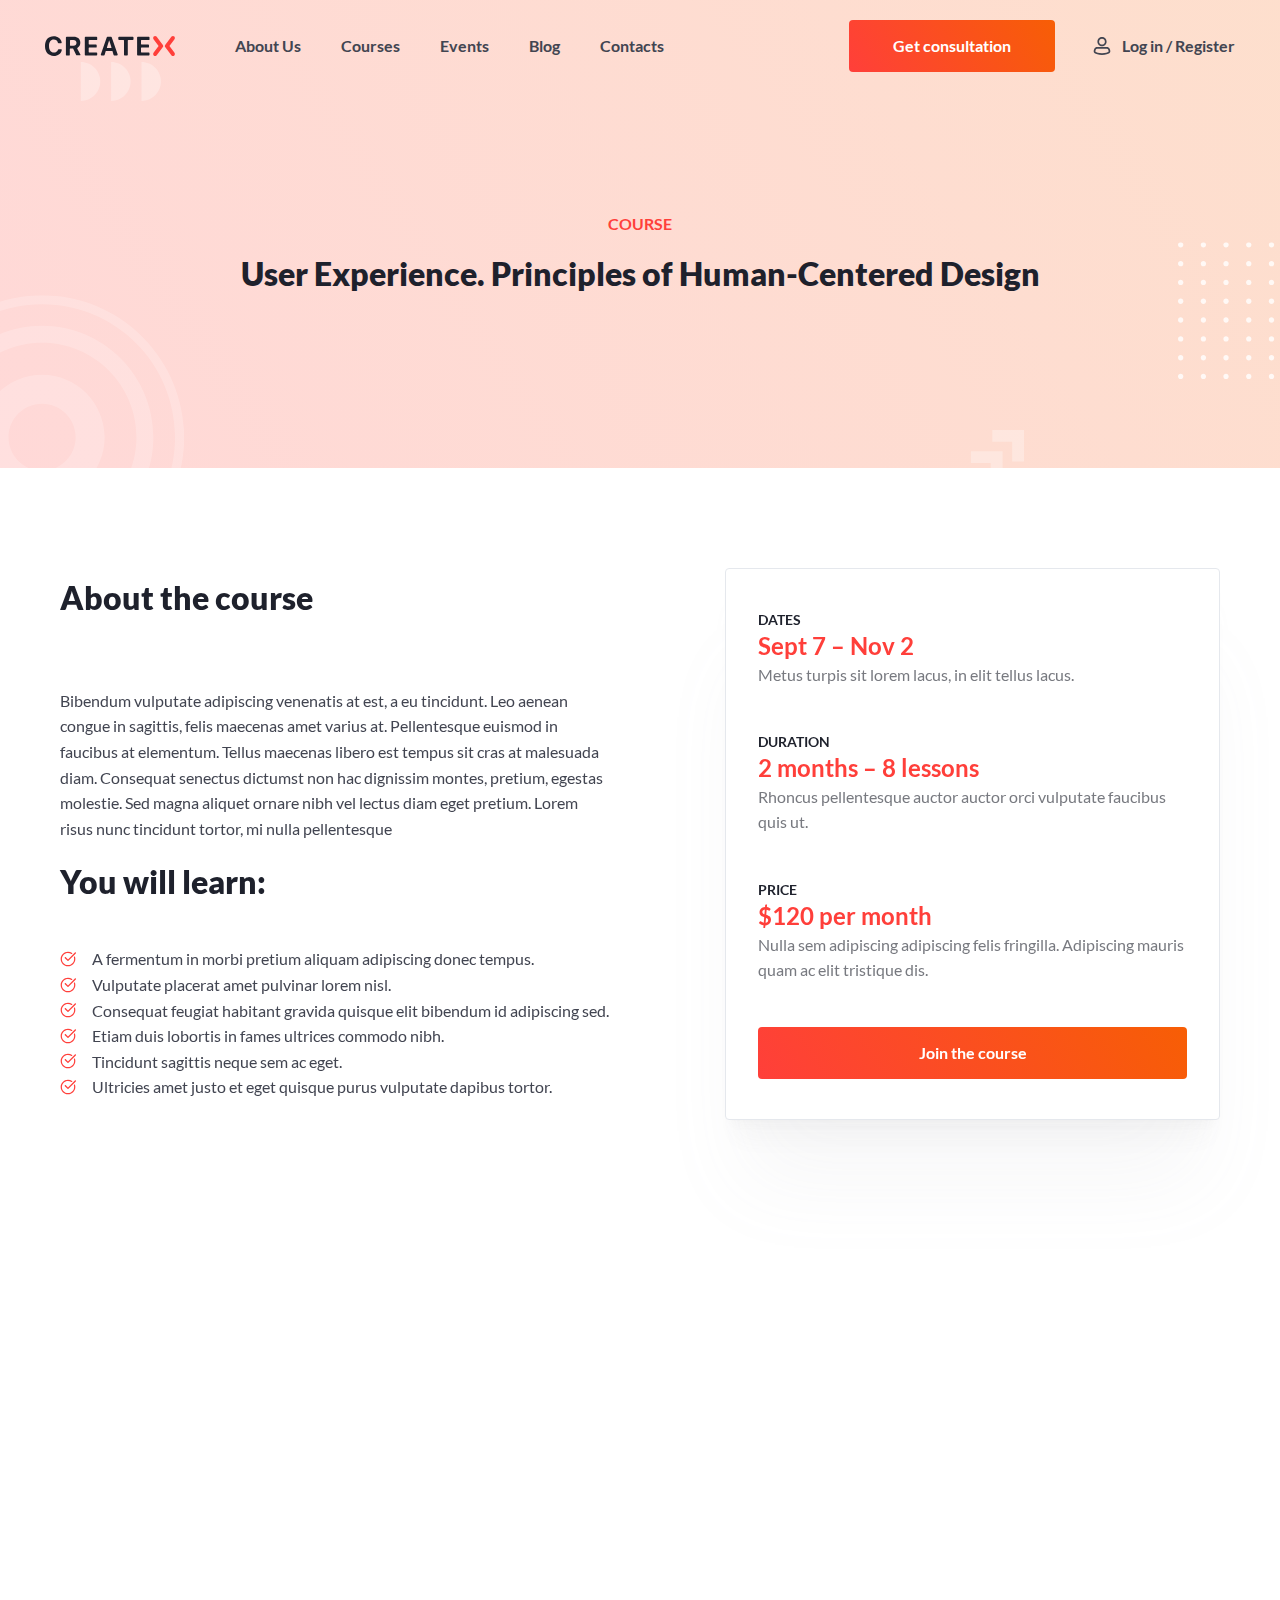
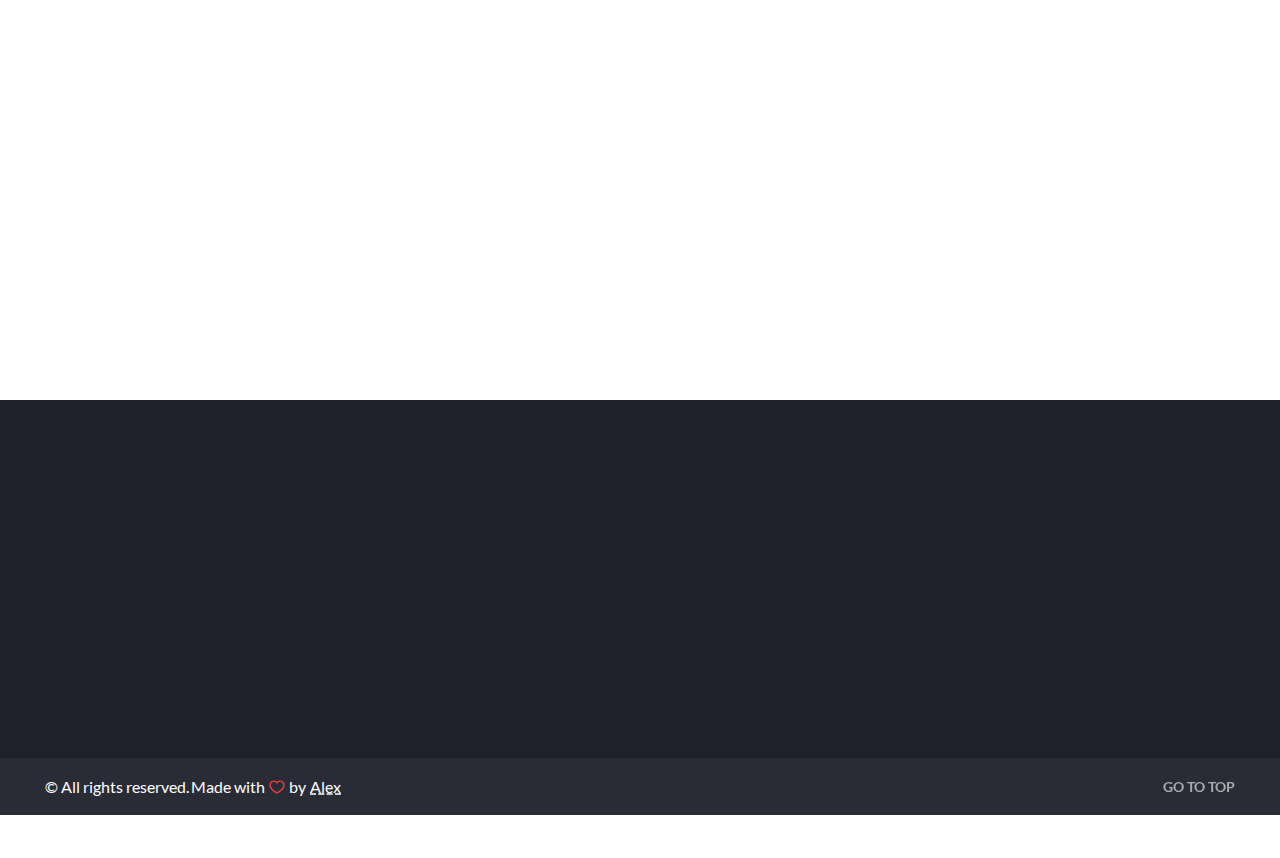
<file: course-UE.html>
<!DOCTYPE html>
<html lang="en">
<head>
  <meta charset="UTF-8">
  <meta http-equiv="X-UA-Compatible" content="IE=edge">
  <meta name="viewport" content="width=device-width, initial-scale=1.0, viewport-fit=cover">
  <title>User Experience</title>
  <link rel="stylesheet" href="styles/style.css">
  <link rel="stylesheet" href="styles/course.css">
  <link rel="stylesheet" href="styles/media.css">
  <link rel="icon" href="favicon.ico" type="image/x-icon">
</head>
<body class="course-page-body">
  <h1 class="visually-hidden">User Experience. Principles of Human-Centered Design</h1>
  <header class="page-header">
    <nav class="header-navigation">
      <a href="index.html" class="createx-logo header-logo">
        <svg width="130" height="22" role="img" aria-hidden="true" aria-label="CreateX logo." focusable="false" viewBox="0 0 130 22" fill="currentColor" xmlns="http://www.w3.org/2000/svg">
          <g clip-path="url(#clip0_25855_1583)">
          <path d="M0 11.0998C0 4.9998 3.3 1.2998 8.7 1.2998C12.8 1.2998 16.1 3.7998 16.7 7.4998C16.8 7.8998 16.5 8.1998 16.1 8.1998H13.5C13.2 8.1998 13 7.9998 12.9 7.6998C12.4 5.7998 10.8 4.5998 8.7 4.5998C5.8 4.5998 4 7.0998 4 11.0998C4 15.0998 5.8 17.5998 8.8 17.5998C10.9 17.5998 12.4 16.4998 13 14.6998C13.1 14.3998 13.3 14.1998 13.6 14.1998H16.2C16.6 14.1998 16.9 14.5998 16.8 14.8998C16.2 18.4998 13 20.8998 8.8 20.8998C3.3 20.8998 0 17.0998 0 11.0998Z" fill="#1E212C"/>
          <path d="M24.2997 20.4001H21.3997C21.0997 20.4001 20.8997 20.2001 20.8997 19.9001V2.60006C20.8997 2.20006 21.2997 1.80006 21.6997 1.80006H28.6997C32.7997 1.80006 35.2997 4.10006 35.2997 7.70006C35.2997 9.80006 34.2997 11.7001 32.5997 12.7001C32.1997 12.9001 32.0997 13.4001 32.2997 13.7001L35.3997 19.6001C35.5997 19.9001 35.2997 20.3001 34.9997 20.3001H31.6997C31.4997 20.3001 31.2997 20.2001 31.1997 20.0001L28.2997 14.0001C28.1997 13.7001 27.8997 13.6001 27.5997 13.6001H25.2997C24.9997 13.6001 24.7997 13.8001 24.7997 14.1001V20.0001C24.8997 20.2001 24.5997 20.4001 24.2997 20.4001ZM24.8997 10.2001C24.8997 10.5001 25.0997 10.7001 25.3997 10.7001H28.3997C30.3997 10.7001 31.4997 9.60006 31.4997 7.80006C31.4997 6.00006 30.2997 4.90006 28.3997 4.90006H25.4997C25.1997 4.90006 24.9997 5.10006 24.9997 5.40006V10.2001H24.8997Z" fill="#1E212C"/>
          <path d="M51.4998 20.4001H40.4998C40.0998 20.4001 39.7998 20.1001 39.7998 19.7001V2.50006C39.7998 2.10006 40.0998 1.80006 40.4998 1.80006H51.4998C51.8998 1.80006 52.1998 2.10006 52.1998 2.50006V4.40006C52.1998 4.80006 51.8998 5.10006 51.4998 5.10006H44.1998C43.8998 5.10006 43.6998 5.30006 43.6998 5.60006V9.00006C43.6998 9.30006 43.8998 9.50006 44.1998 9.50006H50.9998C51.3998 9.50006 51.6998 9.80006 51.6998 10.2001V11.9001C51.6998 12.3001 51.3998 12.6001 50.9998 12.6001H44.1998C43.8998 12.6001 43.6998 12.8001 43.6998 13.1001V16.9001C43.6998 17.2001 43.8998 17.4001 44.1998 17.4001H51.4998C51.8998 17.4001 52.1998 17.7001 52.1998 18.1001V20.0001C52.1998 20.1001 51.8998 20.4001 51.4998 20.4001Z" fill="#1E212C"/>
          <path d="M66.9999 15.9001H61.2999C60.9999 15.9001 60.7999 16.1001 60.6999 16.3001L59.5999 20.0001C59.4999 20.3001 59.2999 20.4001 58.9999 20.4001H56.3999C55.9999 20.4001 55.6999 20.0001 55.7999 19.6001L61.7999 2.20006C61.8999 2.00006 62.0999 1.80006 62.3999 1.80006H66.0999C66.3999 1.80006 66.5999 2.00006 66.6999 2.20006L72.6999 19.6001C72.7999 20.0001 72.4999 20.4001 72.0999 20.4001H69.1999C68.8999 20.4001 68.6999 20.2001 68.5999 20.0001L67.4999 16.3001C67.4999 16.1001 67.1999 15.9001 66.9999 15.9001ZM62.0999 13.0001H66.1999C66.3999 13.0001 66.4999 12.8001 66.4999 12.6001L64.2999 5.60006H64.0999L61.8999 12.6001C61.7999 12.8001 61.8999 13.0001 62.0999 13.0001Z" fill="#1E212C"/>
          <path d="M79.0001 19.7005V5.50045C79.0001 5.20045 78.8001 5.00045 78.5001 5.00045H74.1001C73.7001 5.00045 73.3001 4.70045 73.3001 4.20045V2.50045C73.3001 2.10045 73.6001 1.70045 74.1001 1.70045H87.7001C88.1001 1.70045 88.5001 2.00045 88.5001 2.50045V4.20045C88.5001 4.60045 88.2001 5.00045 87.7001 5.00045H83.3001C83.0001 5.00045 82.8001 5.20045 82.8001 5.50045V19.8004C82.8001 20.2004 82.5001 20.5005 82.1001 20.5005H79.6001C79.3001 20.4004 79.0001 20.1005 79.0001 19.7005Z" fill="#1E212C"/>
          <path d="M103.8 20.4001H92.7999C92.3999 20.4001 92.0999 20.1001 92.0999 19.7001V2.50006C92.0999 2.10006 92.3999 1.80006 92.7999 1.80006H103.8C104.2 1.80006 104.5 2.10006 104.5 2.50006V4.40006C104.5 4.80006 104.2 5.10006 103.8 5.10006H96.4999C96.1999 5.10006 95.9999 5.30006 95.9999 5.60006V9.00006C95.9999 9.30006 96.1999 9.50006 96.4999 9.50006H103.3C103.7 9.50006 104 9.80006 104 10.2001V11.9001C104 12.3001 103.7 12.6001 103.3 12.6001H96.4999C96.1999 12.6001 95.9999 12.8001 95.9999 13.1001V16.9001C95.9999 17.2001 96.1999 17.4001 96.4999 17.4001H103.8C104.2 17.4001 104.5 17.7001 104.5 18.1001V20.0001C104.5 20.1001 104.2 20.4001 103.8 20.4001Z" fill="#1E212C"/>
          <path d="M117.7 9.7L111.5 1.6C111.1 1.2 110.6 1 110.1 1C109.6 1 109.1 1.2 108.7 1.6C108 2.4 108 3.6 108.7 4.4L113.6 11L108.7 17.6C108 18.4 108 19.6 108.7 20.4C109.1 20.8 109.6 21 110.1 21C110.6 21 111.1 20.8 111.5 20.4L117.7 12.3C118.4 11.7 118.4 10.5 117.7 9.7Z" fill="#FF3F3A"/>
          <path d="M120.343 9.7L126.543 1.6C126.943 1.2 127.443 1 127.943 1C128.443 1 128.943 1.2 129.343 1.6C130.043 2.4 130.043 3.6 129.343 4.4L124.443 11L129.343 17.6C130.043 18.4 130.043 19.6 129.343 20.4C128.943 20.8 128.443 21 127.943 21C127.443 21 126.943 20.8 126.543 20.4L120.343 12.3C119.643 11.7 119.643 10.5 120.343 9.7Z" fill="#FF3F3A"/>
          </g>
          <defs>
          <clipPath id="clip0_25855_1583">
          <rect width="130" height="22" fill="white"/>
          </clipPath>
          </defs>
          </svg>
      </a>
      <ul class="header-navigation-list">
        <li class="header-navigation-item">
          <a href="#" class="header-navigation-link">About Us</a>
        </li>
        <li class="header-navigation-item">
          <a href="courses.html" class="header-navigation-link">Courses</a>
        </li>
        <li class="header-navigation-item">
          <a href="#" class="header-navigation-link">Events</a>
        </li>
        <li class="header-navigation-item">
          <a href="#" class="header-navigation-link">Blog</a>
        </li>
        <li class="header-navigation-item">
          <a href="#" class="header-navigation-link">Contacts</a>
        </li>
      </ul>
      <div class="user-links-wrapper">
        <a href="#" class="button primary-btn">Get consultation</a>
        <a href="#" class="header-navigation-link login-btn">
          <svg width="20" height="20" viewBox="0 0 20 20" fill="currentColor" xmlns="http://www.w3.org/2000/svg">
            <path fill-rule="evenodd" clip-rule="evenodd" d="M10.0002 2.70866C8.38936 2.70866 7.08353 4.0145 7.08353 5.62533C7.08353 7.23616 8.38936 8.54199 10.0002 8.54199C11.611 8.54199 12.9169 7.23616 12.9169 5.62533C12.9169 4.0145 11.611 2.70866 10.0002 2.70866ZM5.41686 5.62533C5.41686 3.09402 7.46889 1.04199 10.0002 1.04199C12.5315 1.04199 14.5835 3.09402 14.5835 5.62533C14.5835 8.15663 12.5315 10.2087 10.0002 10.2087C7.46889 10.2087 5.41686 8.15663 5.41686 5.62533Z" fill="#424551"/>
            <path fill-rule="evenodd" clip-rule="evenodd" d="M5.08691 12.7087C4.50914 12.7087 4.05755 12.99 3.87424 13.3942C3.62053 13.9536 3.39078 14.6196 3.33656 15.2513C3.31233 15.5337 3.43006 15.7418 3.5923 15.8426C4.44993 16.3753 6.43719 17.292 10.0002 17.292C13.5632 17.292 15.5505 16.3753 16.4081 15.8426C16.5703 15.7418 16.6881 15.5337 16.6638 15.2513C16.6096 14.6196 16.3799 13.9536 16.1261 13.3942C15.9428 12.99 15.4912 12.7087 14.9135 12.7087H5.08691ZM2.35639 12.7058C2.86301 11.5887 3.99428 11.042 5.08691 11.042H14.9135C16.0061 11.042 17.1374 11.5887 17.644 12.7058C17.935 13.3474 18.2472 14.2099 18.3244 15.1088C18.3946 15.9273 18.0544 16.7819 17.2876 17.2583C16.1596 17.959 13.8665 18.9587 10.0002 18.9587C6.13386 18.9587 3.84078 17.959 2.71283 17.2583C1.94595 16.7819 1.60575 15.9273 1.676 15.1088C1.75315 14.2099 2.0654 13.3474 2.35639 12.7058Z"/>
          </svg>
          Log in / Register
        </a>
      </div>
      <div class="nav-burger">
        <button class="burger-btn" onclick="burgerToggle()">
          <span class="burger-line"></span>
          <span class="burger-line"></span>
          <span class="burger-line"></span>
        </button>
        <div class="burger-nav-list">
          <ul class="header-navigation-list">
            <li class="header-navigation-item">
              <a href="#" class="header-navigation-link">About Us</a>
            </li>
            <li class="header-navigation-item">
              <a href="courses.html" class="header-navigation-link">Courses</a>
            </li>
            <li class="header-navigation-item">
              <a href="#" class="header-navigation-link">Events</a>
            </li>
            <li class="header-navigation-item">
              <a href="#" class="header-navigation-link">Blog</a>
            </li>
            <li class="header-navigation-item">
              <a href="#" class="header-navigation-link">Contacts</a>
            </li>
          </ul>
          <div class="user-links-wrapper">
            <a href="#" class="button primary-btn">Get consultation</a>
            <a href="#" class="header-navigation-link login-btn">
              <svg width="20" height="20" viewBox="0 0 20 20" fill="currentColor" xmlns="http://www.w3.org/2000/svg">
                <path fill-rule="evenodd" clip-rule="evenodd" d="M10.0002 2.70866C8.38936 2.70866 7.08353 4.0145 7.08353 5.62533C7.08353 7.23616 8.38936 8.54199 10.0002 8.54199C11.611 8.54199 12.9169 7.23616 12.9169 5.62533C12.9169 4.0145 11.611 2.70866 10.0002 2.70866ZM5.41686 5.62533C5.41686 3.09402 7.46889 1.04199 10.0002 1.04199C12.5315 1.04199 14.5835 3.09402 14.5835 5.62533C14.5835 8.15663 12.5315 10.2087 10.0002 10.2087C7.46889 10.2087 5.41686 8.15663 5.41686 5.62533Z"/>
                <path fill-rule="evenodd" clip-rule="evenodd" d="M5.08691 12.7087C4.50914 12.7087 4.05755 12.99 3.87424 13.3942C3.62053 13.9536 3.39078 14.6196 3.33656 15.2513C3.31233 15.5337 3.43006 15.7418 3.5923 15.8426C4.44993 16.3753 6.43719 17.292 10.0002 17.292C13.5632 17.292 15.5505 16.3753 16.4081 15.8426C16.5703 15.7418 16.6881 15.5337 16.6638 15.2513C16.6096 14.6196 16.3799 13.9536 16.1261 13.3942C15.9428 12.99 15.4912 12.7087 14.9135 12.7087H5.08691ZM2.35639 12.7058C2.86301 11.5887 3.99428 11.042 5.08691 11.042H14.9135C16.0061 11.042 17.1374 11.5887 17.644 12.7058C17.935 13.3474 18.2472 14.2099 18.3244 15.1088C18.3946 15.9273 18.0544 16.7819 17.2876 17.2583C16.1596 17.959 13.8665 18.9587 10.0002 18.9587C6.13386 18.9587 3.84078 17.959 2.71283 17.2583C1.94595 16.7819 1.60575 15.9273 1.676 15.1088C1.75315 14.2099 2.0654 13.3474 2.35639 12.7058Z"/>
              </svg>
              Log in / Register
            </a>
          </div>
        </div>
      </div>
    </nav>
    <section class="section course-page-intro">
      <h2 class="section-title title">User Experience. Principles of Human-Centered Design</h2>
      <span class="course-pretitle pretitle">Course</span>
    </section>
    <div class="parallax-wrapper">
      <span class="parallax"></span>
      <span class="parallax"></span>
      <span class="parallax"></span>
      <span class="parallax"></span>
    </div>
  </header>
  <main class="page-main">
    <section class="about-course-section section">
      <h2 class="visually-hidden">About the course section.</h2>
      <div class="section-container floating-content">
        <h3 class="section-title">About the course</h3>
        <p class="small-text">Bibendum vulputate adipiscing venenatis at est, a eu tincidunt. Leo aenean congue in sagittis, felis maecenas amet varius at. Pellentesque euismod in faucibus at elementum. Tellus maecenas libero est tempus sit cras at malesuada diam. Consequat senectus dictumst non hac dignissim montes, pretium, egestas molestie. Sed magna aliquet ornare nibh vel lectus diam eget pretium. Lorem risus nunc tincidunt tortor, mi nulla pellentesque</p>
        <h4 class="subtitle">You will learn:</h4>
        <ul class="course-plan-list">
          <li class="course-plan-item small-text">A fermentum in morbi pretium aliquam adipiscing donec tempus.</li>
          <li class="course-plan-item small-text">Vulputate placerat amet pulvinar lorem nisl.</li>
          <li class="course-plan-item small-text">Consequat feugiat habitant gravida quisque elit bibendum id adipiscing sed.</li>
          <li class="course-plan-item small-text">Etiam duis lobortis in fames ultrices commodo nibh.</li>
          <li class="course-plan-item small-text">Tincidunt sagittis neque sem ac eget.</li>
          <li class="course-plan-item small-text">Ultricies amet justo et eget quisque purus vulputate dapibus tortor.</li>
        </ul>
        <div class="course-info-wrapper card">
          <ul class="course-info-list">
            <li class="course-info-item">
              <h4 class="course-info-pretitle">Dates</h4>
              <span class="course-info-title">Sept 7 – Nov 2</span>
              <p class="course-info-description">Metus turpis sit lorem lacus, in elit tellus lacus.</p>
            </li>
            <li class="course-info-item">
              <h4 class="course-info-pretitle">Duration</h4>
              <span class="course-info-title">2 months – 8 lessons</span>
              <p class="course-info-description">Rhoncus pellentesque auctor auctor orci vulputate faucibus quis ut.</p>
            </li>
            <li class="course-info-item">
              <h4 class="course-info-pretitle">Price</h4>
              <span class="course-info-title">$120 per month</span>
              <p class="course-info-description">Nulla sem adipiscing adipiscing felis fringilla. Adipiscing mauris quam ac elit tristique dis.</p>
            </li>
          </ul>
          <a href="#" class="button primary-btn">Join the course</a>
        </div>
      </div>
    </section>
    <section class="course-curator-section section">
      <h2 class="visually-hidden">Course curator section.</h2>
      <div class="section-container floating-content">
        <div class="curator-image-wrapper">
          <img class="curator-image" src="images/courses/UE/curator.png" width="458" height="600" alt="Cody Fisher">
        </div>
        <div class="curator-content-wrapper card card-even">
          <h3 class="section-title">Cody Fisher</h3>
          <span class="pretitle">Course curator</span>
          <span class="curator-position">Senior UX designer in IT Product Company</span>
          <ul class="curator-rating-list">
            <li class="curator-rating-item">
              <span class="">4.9 rate</span>
            </li>
            <li class="curator-rating-item curator-courses-quantity">
              <span class="">4 courses</span>
            </li>
            <li class="curator-rating-item curator-studends-quantity">
              <span class="curator-studends-quantity">350 students</span>
            </li>
          </ul>
          <p class="curator-description">Mattis adipiscing aliquam eu proin metus a iaculis faucibus. Tempus curabitur venenatis, vulputate venenatis fermentum ante. Nisl, amet id semper semper quis commodo, consequat. Massa rhoncus sit morbi odio. Sit maecenas nibh consectetur vel diam. Sem vulputate molestie laoreet at massa sed pharetra. Ac commodo platea id habitasse proin. Nullam sit nec ipsum posuere non. Nam vel aliquam tristique sollicitudin interdum quam. </p>
          <ul class="social-list curator-social-list">
            <li class="social-item">
              <a href="#" class="social-btn">
                <svg width="24" height="24" viewBox="0 0 24 24" fill="currentColor" xmlns="http://www.w3.org/2000/svg">
                  <path d="M17.5628 1.00458L14.7856 1C11.6654 1 9.64903 3.12509 9.64903 6.41423V8.91055H6.85662C6.61532 8.91055 6.41992 9.1115 6.41992 9.35937V12.9763C6.41992 13.2241 6.61554 13.4249 6.85662 13.4249H9.64903V22.5514C9.64903 22.7993 9.84443 23 10.0857 23H13.729C13.9703 23 14.1657 22.799 14.1657 22.5514V13.4249H17.4307C17.672 13.4249 17.8674 13.2241 17.8674 12.9763L17.8688 9.35937C17.8688 9.24036 17.8226 9.12638 17.7409 9.04215C17.6591 8.95793 17.5477 8.91055 17.4318 8.91055H14.1657V6.79439C14.1657 5.77728 14.4017 5.26094 15.6915 5.26094L17.5624 5.26025C17.8035 5.26025 17.9989 5.0593 17.9989 4.81166V1.45317C17.9989 1.20576 17.8037 1.00504 17.5628 1.00458Z"/>
                </svg>   
              </a>
            </li>
            <li class="social-item">
              <a href="#" class="social-btn">
                <svg width="24" height="24" viewBox="0 0 24 24" fill="currentColor" xmlns="http://www.w3.org/2000/svg">
                  <g clip-path="url(#clip0_2492_17701)">
                    <path d="M12.3652 15.1437C12.3652 13.1724 11.486 11.7153 9.66971 11.1692C10.9949 10.4961 11.6861 9.47637 11.6861 7.8902C11.6861 4.76268 9.49368 4 6.96423 4H0V19.7027H7.15926C9.84374 19.7027 12.3652 18.3341 12.3652 15.1437ZM3.24657 6.68058H6.29311C7.46432 6.68058 8.51851 7.03045 8.51851 8.47475C8.51851 9.8081 7.69836 10.3446 6.53816 10.3446H3.24657V6.68058ZM3.24557 17.036V12.7116H6.7842C8.21345 12.7116 9.11761 13.3452 9.11761 14.9538C9.11761 16.54 8.03842 17.036 6.71719 17.036H3.24557Z"/>
                    <path d="M18.7993 20C21.3537 20 23.008 18.7765 23.8041 16.1759H21.2117C20.9326 17.1466 19.7824 17.6597 18.8903 17.6597C17.169 17.6597 16.2648 16.5877 16.2648 14.7658H23.9792C24.2232 11.1198 22.3189 8.01257 18.7983 8.01257C15.5387 8.01257 13.3263 10.6174 13.3263 14.0297C13.3263 17.5711 15.4227 20 18.7993 20ZM18.7073 10.3721C20.1825 10.3721 20.9246 11.2937 21.0487 12.8009H16.2688C16.3658 11.3065 17.299 10.3721 18.7073 10.3721Z"/>
                    <path d="M15.6701 4.82507H21.6591V6.37177H15.6701V4.82507Z"/>
                  </g>
                  <defs>
                  <clipPath id="clip0_2492_17701">
                    <rect width="24" height="24" fill="white"/>
                  </clipPath>
                  </defs>
                </svg>
              </a>
            </li>
            <li class="social-item">
              <a href="#" class="social-btn">
                <svg width="24" height="24" viewBox="0 0 24 24" fill="currentColor" xmlns="http://www.w3.org/2000/svg">
                  <path d="M22.5 5.77233C21.7271 6.10027 20.8978 6.32267 20.0264 6.42196C20.9161 5.91181 21.5972 5.10263 21.92 4.1414C21.0854 4.61383 20.1642 4.95688 19.1826 5.14285C18.3966 4.33994 17.2785 3.83984 16.0384 3.83984C13.6593 3.83984 11.7303 5.68691 11.7303 7.9637C11.7303 8.2866 11.7683 8.60199 11.8418 8.90357C8.26201 8.73141 5.08768 7.08917 2.96314 4.59372C2.59176 5.20189 2.38049 5.91053 2.38049 6.66697C2.38049 8.09814 3.14161 9.36093 4.2964 10.0997C3.5904 10.0771 2.92639 9.89116 2.34508 9.58205V9.63357C2.34508 11.6314 3.83056 13.2988 5.80024 13.6783C5.43936 13.7713 5.05882 13.8228 4.66514 13.8228C4.38696 13.8228 4.11794 13.7964 3.85417 13.7461C4.40267 15.3859 5.99315 16.5783 7.87756 16.611C6.40388 17.7167 4.54573 18.3739 2.52749 18.3739C2.17976 18.3739 1.83724 18.3537 1.5 18.3173C3.40671 19.4896 5.67036 20.1732 8.10327 20.1732C16.028 20.1732 20.3597 13.8881 20.3597 8.43741L20.3453 7.90341C21.1917 7.32537 21.9239 6.59912 22.5 5.77233Z"/>
                </svg>  
              </a>
            </li>
            <li class="social-item">
              <a href="#" class="social-btn">
                <svg width="24" height="24" viewBox="0 0 24 24" fill="currentColor" xmlns="http://www.w3.org/2000/svg">
                  <path d="M21.995 22L22 21.9992V14.6642C22 11.0758 21.2275 8.31167 17.0325 8.31167C15.0158 8.31167 13.6625 9.41833 13.11 10.4675H13.0517V8.64667H9.07416V21.9992H13.2158V15.3875C13.2158 13.6467 13.5458 11.9633 15.7017 11.9633C17.8258 11.9633 17.8575 13.95 17.8575 15.4992V22H21.995Z"/>
                  <path d="M2.32999 8.6475H6.47666V22H2.32999V8.6475Z"/>
                  <path d="M4.40167 2C3.07583 2 2 3.07583 2 4.40167C2 5.7275 3.07583 6.82583 4.40167 6.82583C5.7275 6.82583 6.80333 5.7275 6.80333 4.40167C6.8025 3.07583 5.72667 2 4.40167 2Z"/>
                </svg>   
              </a>
            </li>
          </ul>
        </div>
      </div>
    </section>
  </main>
  <footer class="page-footer">
    <div class="container footer-container floating-content">
      <div class="footer-column">
        <a href="index.html" class="createx-logo footer-logo">
          <svg width="130" height="22" role="img" aria-hidden="true" aria-label="CreateX logo." focusable="false" viewBox="0 0 130 22" fill="currentColor" xmlns="http://www.w3.org/2000/svg">
            <g clip-path="url(#clip0_25855_2145)">
            <path d="M0 11.1008C0 5.00078 3.3 1.30078 8.7 1.30078C12.8 1.30078 16.1 3.80078 16.7 7.50078C16.8 7.90078 16.5 8.20078 16.1 8.20078H13.5C13.2 8.20078 13 8.00078 12.9 7.70078C12.4 5.80078 10.8 4.60078 8.7 4.60078C5.8 4.60078 4 7.10078 4 11.1008C4 15.1008 5.8 17.6008 8.8 17.6008C10.9 17.6008 12.4 16.5008 13 14.7008C13.1 14.4008 13.3 14.2008 13.6 14.2008H16.2C16.6 14.2008 16.9 14.6008 16.8 14.9008C16.2 18.5008 13 20.9008 8.8 20.9008C3.3 20.9008 0 17.1008 0 11.1008Z" fill="white"/>
            <path d="M24.2997 20.401H21.3997C21.0997 20.401 20.8997 20.201 20.8997 19.901V2.60104C20.8997 2.20104 21.2997 1.80104 21.6997 1.80104H28.6997C32.7997 1.80104 35.2997 4.10104 35.2997 7.70104C35.2997 9.80104 34.2997 11.701 32.5997 12.701C32.1997 12.901 32.0997 13.401 32.2997 13.701L35.3997 19.601C35.5997 19.901 35.2997 20.301 34.9997 20.301H31.6997C31.4997 20.301 31.2997 20.201 31.1997 20.001L28.2997 14.001C28.1997 13.701 27.8997 13.601 27.5997 13.601H25.2997C24.9997 13.601 24.7997 13.801 24.7997 14.101V20.001C24.8997 20.201 24.5997 20.401 24.2997 20.401ZM24.8997 10.201C24.8997 10.501 25.0997 10.701 25.3997 10.701H28.3997C30.3997 10.701 31.4997 9.60104 31.4997 7.80104C31.4997 6.00104 30.2997 4.90104 28.3997 4.90104H25.4997C25.1997 4.90104 24.9997 5.10104 24.9997 5.40104V10.201H24.8997Z" fill="white"/>
            <path d="M51.4998 20.401H40.4998C40.0998 20.401 39.7998 20.101 39.7998 19.701V2.50104C39.7998 2.10104 40.0998 1.80104 40.4998 1.80104H51.4998C51.8998 1.80104 52.1998 2.10104 52.1998 2.50104V4.40104C52.1998 4.80104 51.8998 5.10104 51.4998 5.10104H44.1998C43.8998 5.10104 43.6998 5.30104 43.6998 5.60104V9.00104C43.6998 9.30104 43.8998 9.50104 44.1998 9.50104H50.9998C51.3998 9.50104 51.6998 9.80104 51.6998 10.201V11.901C51.6998 12.301 51.3998 12.601 50.9998 12.601H44.1998C43.8998 12.601 43.6998 12.801 43.6998 13.101V16.901C43.6998 17.201 43.8998 17.401 44.1998 17.401H51.4998C51.8998 17.401 52.1998 17.701 52.1998 18.101V20.001C52.1998 20.101 51.8998 20.401 51.4998 20.401Z" fill="white"/>
            <path d="M66.9999 15.901H61.2999C60.9999 15.901 60.7999 16.101 60.6999 16.301L59.5999 20.001C59.4999 20.301 59.2999 20.401 58.9999 20.401H56.3999C55.9999 20.401 55.6999 20.001 55.7999 19.601L61.7999 2.20104C61.8999 2.00104 62.0999 1.80104 62.3999 1.80104H66.0999C66.3999 1.80104 66.5999 2.00104 66.6999 2.20104L72.6999 19.601C72.7999 20.001 72.4999 20.401 72.0999 20.401H69.1999C68.8999 20.401 68.6999 20.201 68.5999 20.001L67.4999 16.301C67.4999 16.101 67.1999 15.901 66.9999 15.901ZM62.0999 13.001H66.1999C66.3999 13.001 66.4999 12.801 66.4999 12.601L64.2999 5.60104H64.0999L61.8999 12.601C61.7999 12.801 61.8999 13.001 62.0999 13.001Z" fill="white"/>
            <path d="M79.0001 19.7014V5.50143C79.0001 5.20143 78.8001 5.00143 78.5001 5.00143H74.1001C73.7001 5.00143 73.3001 4.70143 73.3001 4.20143V2.50143C73.3001 2.10143 73.6001 1.70143 74.1001 1.70143H87.7001C88.1001 1.70143 88.5001 2.00143 88.5001 2.50143V4.20143C88.5001 4.60143 88.2001 5.00143 87.7001 5.00143H83.3001C83.0001 5.00143 82.8001 5.20143 82.8001 5.50143V19.8014C82.8001 20.2014 82.5001 20.5014 82.1001 20.5014H79.6001C79.3001 20.4014 79.0001 20.1014 79.0001 19.7014Z" fill="white"/>
            <path d="M103.8 20.401H92.7999C92.3999 20.401 92.0999 20.101 92.0999 19.701V2.50104C92.0999 2.10104 92.3999 1.80104 92.7999 1.80104H103.8C104.2 1.80104 104.5 2.10104 104.5 2.50104V4.40104C104.5 4.80104 104.2 5.10104 103.8 5.10104H96.4999C96.1999 5.10104 95.9999 5.30104 95.9999 5.60104V9.00104C95.9999 9.30104 96.1999 9.50104 96.4999 9.50104H103.3C103.7 9.50104 104 9.80104 104 10.201V11.901C104 12.301 103.7 12.601 103.3 12.601H96.4999C96.1999 12.601 95.9999 12.801 95.9999 13.101V16.901C95.9999 17.201 96.1999 17.401 96.4999 17.401H103.8C104.2 17.401 104.5 17.701 104.5 18.101V20.001C104.5 20.101 104.2 20.401 103.8 20.401Z" fill="white"/>
            <path d="M117.7 9.7L111.5 1.6C111.1 1.2 110.6 1 110.1 1C109.6 1 109.1 1.2 108.7 1.6C108 2.4 108 3.6 108.7 4.4L113.6 11L108.7 17.6C108 18.4 108 19.6 108.7 20.4C109.1 20.8 109.6 21 110.1 21C110.6 21 111.1 20.8 111.5 20.4L117.7 12.3C118.4 11.7 118.4 10.5 117.7 9.7Z" fill="#FF3F3A"/>
            <path d="M120.343 9.7L126.543 1.6C126.943 1.2 127.443 1 127.943 1C128.443 1 128.943 1.2 129.343 1.6C130.043 2.4 130.043 3.6 129.343 4.4L124.443 11L129.343 17.6C130.043 18.4 130.043 19.6 129.343 20.4C128.943 20.8 128.443 21 127.943 21C127.443 21 126.943 20.8 126.543 20.4L120.343 12.3C119.643 11.7 119.643 10.5 120.343 9.7Z" fill="#FF3F3A"/>
            </g>
            <defs>
            <clipPath id="clip0_25855_2145">
            <rect width="130" height="22" fill="white"/>
            </clipPath>
            </defs>
            </svg>
        </a>
        <p class="footer-text">Createx Online School is a leader in online studying. We have lots of courses and programs from the main market experts. We provide relevant approaches to online learning, internships and employment in the largest companies in the country. </p>
        <ul class="footer-social-list">
          <li class="footer-social-item">
            <a href="#" class="footer-social-btn">
              <span class="visually-hidden">Facebook.</span>
            </a>
          </li>
          <li class="footer-social-item">
            <a href="#" class="footer-social-btn">
              <span class="visually-hidden">Twitter.</span>
            </a>
          </li>
          <li class="footer-social-item">
            <a href="#" class="footer-social-btn">
              <span class="visually-hidden">Youtube.</span>
            </a>
          </li>
          <li class="footer-social-item">
            <a href="#" class="footer-social-btn">
              <span class="visually-hidden">Telegram.</span>
            </a>
          </li>
          <li class="footer-social-item">
            <a href="#" class="footer-social-btn">
              <span class="visually-hidden">Instagram.</span>
            </a>
          </li>
          <li class="footer-social-item">
            <a href="#" class="footer-social-btn">
              <span class="visually-hidden">Linkedin.</span>
            </a>
          </li>
        </ul>
      </div>
      <div class="footer-column">
        <h4 class="small-title footer-title">Site map</h4>
        <ul class="footer-column-list">
          <li class="footer-item">
            <a href="#" class="footer-link">About Us</a>
          </li>
          <li class="footer-item">
            <a href="courses.html" class="footer-link">Courses</a>
          </li>
          <li class="footer-item">
            <a href="#" class="footer-link">Events</a>
          </li>
          <li class="footer-item">
            <a href="#" class="footer-link">Blog</a>
          </li>
          <li class="footer-item">
            <a href="#" class="footer-link">Contacts</a>
          </li>
        </ul>
      </div>
      <div class="footer-column">
        <h4 class="small-title footer-title">Courses</h4>
        <ul class="footer-column-list">
          <li class="footer-item">
            <a href="#" class="footer-link">Marketing</a>
          </li>
          <li class="footer-item">
            <a href="#" class="footer-link">Management</a>
          </li>
          <li class="footer-item">
            <a href="#" class="footer-link">HR & Recruting</a>
          </li>
          <li class="footer-item">
            <a href="#" class="footer-link">Design</a>
          </li>
          <li class="footer-item">
            <a href="#" class="footer-link">Development</a>
          </li>
        </ul>
      </div>
      <div class="footer-column">
        <h4 class="small-title footer-title">Contact us</h4>
        <ul class="footer-column-list">
          <li class="footer-item footer-contacts-item">
            <svg width="16" height="16" role="img" aria-hidden="true" aria-label="Call us." focusable="false" viewBox="0 0 16 16" fill="rgba(255, 255, 255, 0.6)" xmlns="http://www.w3.org/2000/svg">
              <path fill-rule="evenodd" clip-rule="evenodd" d="M5.66683 1.94759C5.11454 1.94759 4.66683 2.39531 4.66683 2.94759V13.0518C4.66683 13.604 5.11454 14.0518 5.66683 14.0518H10.3335C10.8858 14.0518 11.3335 13.604 11.3335 13.0518V2.94759C11.3335 2.39531 10.8858 1.94759 10.3335 1.94759H10.2779L10.1155 2.33723C10.012 2.58564 9.76928 2.74744 9.50016 2.74744H6.50016C6.23105 2.74744 5.98832 2.58564 5.8848 2.33723L5.72242 1.94759H5.66683ZM3.3335 2.94759C3.3335 1.65893 4.37817 0.614258 5.66683 0.614258H10.3335C11.6222 0.614258 12.6668 1.65893 12.6668 2.94759V13.0518C12.6668 14.3404 11.6222 15.3851 10.3335 15.3851H5.66683C4.37816 15.3851 3.3335 14.3404 3.3335 13.0518V2.94759Z"/>
            </svg>
            <a href="tel:4055550128" class="footer-link">(405) 555-0128</a>
          </li>
          <li class="footer-item footer-contacts-item">
            <svg width="16" height="16" role="img" aria-hidden="true" aria-label="Send email." focusable="false" viewBox="0 0 16 16" fill="rgba(255, 255, 255, 0.6)" xmlns="http://www.w3.org/2000/svg">
              <path fill-rule="evenodd" clip-rule="evenodd" d="M15.1668 12.0003V4.66699C15.1668 3.56242 14.2714 2.66699 13.1668 2.66699L2.83349 2.667C1.72893 2.667 0.833496 3.56243 0.833496 4.667V12.0003C0.833496 13.1049 1.72893 14.0003 2.8335 14.0003L13.1668 14.0003C14.2714 14.0003 15.1668 13.1049 15.1668 12.0003ZM13.8335 6.1733V12.0003C13.8335 12.3685 13.535 12.667 13.1668 12.667L2.8335 12.667C2.46531 12.667 2.16683 12.3685 2.16683 12.0003L2.16683 6.17321L6.87561 9.37518C7.55433 9.83671 8.44613 9.83671 9.12485 9.37518L13.8335 6.1733ZM13.8259 4.56607C13.7773 4.24577 13.5007 4.00033 13.1668 4.00033L2.83349 4.00034C2.49965 4.00034 2.22311 4.24573 2.17443 4.56599L7.62535 8.27261C7.85159 8.42646 8.14886 8.42646 8.3751 8.27261L13.8259 4.56607Z"/>
            </svg>              
            <a href="mailto:hello@createx.com" class="footer-link">hello@createx.com</a>
          </li>
        </ul>
      </div>
      <div class="footer-column">
        <h4 class="small-title footer-title">Sign up to our newsletter</h4>
        <form action="https://echo.htmlacademy.ru" method="post">
          <input class="footer-input" type="email" placeholder="Email address">
        </form>
        <p class="footer-text">*Subscribe to our newsletter to receive communications and early updates from Createx SEO Agency.</p>
      </div>
    </div>
    <div class="footer-bottom-line">
      <div class="copyright-container">
        <p class="copyright">
          <span>© All rights reserved.</span>
          <span class="copyright-love">
            Made with
            <svg width="16" height="16" role="img" aria-hidden="true" aria-label="Heart." focusable="false" viewBox="0 0 16 16" fill="currentColor" xmlns="http://www.w3.org/2000/svg">
              <path fill-rule="evenodd" clip-rule="evenodd" d="M7.99974 13.2715C4.9337 11.5252 3.22366 9.78955 2.39675 8.28361C1.55041 6.74228 1.62425 5.4441 2.09389 4.52273C3.05921 2.62892 5.80427 2.02333 7.47678 4.13865L7.9997 4.80001L8.52266 4.13868C10.1955 2.02327 12.9407 2.62896 13.906 4.52273C14.3756 5.44409 14.4494 6.74226 13.603 8.28359C12.776 9.78954 11.0659 11.5252 7.99974 13.2715ZM7.99977 2.73726C5.64696 0.501518 2.17604 1.42555 0.905976 3.91723C0.208948 5.2847 0.199427 7.05212 1.22802 8.92536C2.24749 10.782 4.28009 12.7417 7.67724 14.6194L7.99973 14.7976L8.32222 14.6194C11.7195 12.7417 13.7522 10.782 14.7717 8.92537C15.8004 7.05214 15.7909 5.28472 15.0939 3.91723C13.8238 1.4255 10.3528 0.501552 7.99977 2.73726Z" fill="#FF3F3A"/>
            </svg>
            by <a class="footer-developer-link" href="https://alex-gorodov.github.io/Portfolio">Alex</a>
          </span>
        </p>
        <a href="#" class="footer-to-top">Go to top</a>
      </div>
    </div>
  </footer>
  <div class="modal">
    <div class="modal-block modal-signin">
      <button class="modal-close-btn">
        <span class="visually-hidden">Close this window.</span>
      </button>
      <div class="">
        <form action="https://echo.htmlacademy.ru" class="modal-sign-form" method="post">
          <h3 class="modal-title">Sign in</h3>
          <p class="modal-description">Sign in to your account using email and password provided during registration.</p>
          <fieldset class="login-fields">
            <legend class="visually-hidden">To sign in fill these fields.</legend>
            <label for="signin-email" class="modal-form-item modal-email">
              <span class="field-label">Email</span>
              <input class="modal-input" id="signin-email" name="E-mail" type="email" placeholder="Your working email" required>
            </label>
            <label for="signin-password" class="modal-form-item modal-password">
              <span class="field-label">Password</span>
              <input class="modal-input" id="signin-password" name="Password" type="password" placeholder="Password" value="FakePassword1" required>
              <a class="show-password-btn show-signin" href="#"></a>
            </label>
            <div class="modal-form-item modal-check">
              <label for="keep-signedin" class="checker">
                <input type="checkbox" id="keep-signedin" name="Keep signed in">
                <span class="field-label">Keep me signed in</span>
              </label>
              <a href="#" class="forgot-password">Forgot password?</a>
            </div>
          </fieldset>
          <button class="button primary-btn" type="submit">Sign in</button>
          <p class="to-signup field-label">Don't have an account? 
            <a class="label-link signup-btn" href="#"> Sign up</a>
          </p>
        </form>
        <div class="modal-social">
          <p class="modal-description">Or sign in with</p>
          <ul class="social-list">
            <li class="social-item">
              <a href="#" class="social-btn">
                <svg width="24" height="24" viewBox="0 0 24 24" fill="currentColor" xmlns="http://www.w3.org/2000/svg">
                  <path d="M17.5628 1.00458L14.7856 1C11.6654 1 9.64903 3.12509 9.64903 6.41423V8.91055H6.85662C6.61532 8.91055 6.41992 9.1115 6.41992 9.35937V12.9763C6.41992 13.2241 6.61554 13.4249 6.85662 13.4249H9.64903V22.5514C9.64903 22.7993 9.84443 23 10.0857 23H13.729C13.9703 23 14.1657 22.799 14.1657 22.5514V13.4249H17.4307C17.672 13.4249 17.8674 13.2241 17.8674 12.9763L17.8688 9.35937C17.8688 9.24036 17.8226 9.12638 17.7409 9.04215C17.6591 8.95793 17.5477 8.91055 17.4318 8.91055H14.1657V6.79439C14.1657 5.77728 14.4017 5.26094 15.6915 5.26094L17.5624 5.26025C17.8035 5.26025 17.9989 5.0593 17.9989 4.81166V1.45317C17.9989 1.20576 17.8037 1.00504 17.5628 1.00458Z"/>
                </svg>                  
              </a>
            </li>
            <li class="social-item">
              <a href="#" class="social-btn">
                <svg width="22" height="22" viewBox="0 0 22 22" fill="currentColor" xmlns="http://www.w3.org/2000/svg">
                  <path d="M11.2111 9.50283H21.0865C21.1955 10.1112 21.25 10.6924 21.25 11.2463C21.25 13.2169 20.8368 14.9763 20.0105 16.5246C19.1841 18.0729 18.0059 19.2829 16.4757 20.1547C14.9456 21.0264 13.1908 21.4623 11.2111 21.4623C9.78544 21.4623 8.42785 21.1876 7.13837 20.6382C5.84889 20.0888 4.73649 19.3465 3.80116 18.4111C2.86584 17.4758 2.12348 16.3634 1.57409 15.0739C1.0247 13.7844 0.75 12.4269 0.75 11.0012C0.75 9.57547 1.0247 8.21789 1.57409 6.92841C2.12348 5.63893 2.86584 4.52653 3.80116 3.5912C4.73649 2.65587 5.84889 1.91352 7.13837 1.36413C8.42785 0.814734 9.78544 0.540039 11.2111 0.540039C13.9354 0.540039 16.2737 1.45266 18.2261 3.27791L15.3792 6.01579C14.2623 4.93517 12.8729 4.39486 11.2111 4.39486C10.0397 4.39486 8.95681 4.68998 7.96246 5.28024C6.96811 5.87049 6.18034 6.67188 5.59917 7.68439C5.018 8.6969 4.72741 9.8025 4.72741 11.0012C4.72741 12.1998 5.018 13.3054 5.59917 14.3179C6.18034 15.3305 6.96811 16.1318 7.96246 16.7221C8.95681 17.3123 10.0397 17.6075 11.2111 17.6075C12.0012 17.6075 12.7276 17.4985 13.3905 17.2806C14.0534 17.0626 14.5983 16.7902 15.0251 16.4633C15.4519 16.1364 15.8242 15.7641 16.142 15.3463C16.4599 14.9286 16.6937 14.5336 16.8435 14.1613C16.9934 13.789 17.0955 13.4348 17.15 13.0988H11.2111V9.50283Z"/>
                </svg>                  
              </a>
            </li>
            <li class="social-item">
              <a href="#" class="social-btn">
                <svg width="24" height="24" viewBox="0 0 24 24" fill="currentColor" xmlns="http://www.w3.org/2000/svg">
                  <path d="M22.5 5.77233C21.7271 6.10027 20.8978 6.32267 20.0264 6.42196C20.9161 5.91181 21.5972 5.10263 21.92 4.1414C21.0854 4.61383 20.1642 4.95688 19.1826 5.14285C18.3966 4.33994 17.2785 3.83984 16.0384 3.83984C13.6593 3.83984 11.7303 5.68691 11.7303 7.9637C11.7303 8.2866 11.7683 8.60199 11.8418 8.90357C8.26201 8.73141 5.08768 7.08917 2.96314 4.59372C2.59176 5.20189 2.38049 5.91053 2.38049 6.66697C2.38049 8.09814 3.14161 9.36093 4.2964 10.0997C3.5904 10.0771 2.92639 9.89116 2.34508 9.58205V9.63357C2.34508 11.6314 3.83056 13.2988 5.80024 13.6783C5.43936 13.7713 5.05882 13.8228 4.66514 13.8228C4.38696 13.8228 4.11794 13.7964 3.85417 13.7461C4.40267 15.3859 5.99315 16.5783 7.87756 16.611C6.40388 17.7167 4.54573 18.3739 2.52749 18.3739C2.17976 18.3739 1.83724 18.3537 1.5 18.3173C3.40671 19.4896 5.67036 20.1732 8.10327 20.1732C16.028 20.1732 20.3597 13.8881 20.3597 8.43741L20.3453 7.90341C21.1917 7.32537 21.9239 6.59912 22.5 5.77233Z"/>
                </svg>                  
              </a>
            </li>
            <li class="social-item">
              <a href="#" class="social-btn">
                <svg width="24" height="24" viewBox="0 0 24 24" fill="currentColor" xmlns="http://www.w3.org/2000/svg">
                  <path d="M21.995 22L22 21.9992V14.6642C22 11.0758 21.2275 8.31167 17.0325 8.31167C15.0158 8.31167 13.6625 9.41833 13.11 10.4675H13.0517V8.64667H9.07416V21.9992H13.2158V15.3875C13.2158 13.6467 13.5458 11.9633 15.7017 11.9633C17.8258 11.9633 17.8575 13.95 17.8575 15.4992V22H21.995Z"/>
                  <path d="M2.32999 8.6475H6.47666V22H2.32999V8.6475Z"/>
                  <path d="M4.40167 2C3.07583 2 2 3.07583 2 4.40167C2 5.7275 3.07583 6.82583 4.40167 6.82583C5.7275 6.82583 6.80333 5.7275 6.80333 4.40167C6.8025 3.07583 5.72667 2 4.40167 2Z"/>
                </svg>                  
              </a>
            </li>
          </ul>
        </div>
      </div>
    </div>
    <div class="modal-block modal-signup">
      <button class="modal-close-btn">
        <span class="visually-hidden">Close this window.</span>
      </button>
      <div class="">
        <form action="https://echo.htmlacademy.ru" class="modal-sign-form" method="post">
          <h3 class="modal-title">Sign up</h3>
          <p class="modal-description">Registration takes less than a minute but gives you full control over your studying.</p>
          <fieldset class="login-fields">
            <legend class="visually-hidden">To sign up fill these fields.</legend>
            <label for="signup-username" class="modal-form-item">
              <span class="field-label">Fullname</span>
              <input class="modal-input" id="signup-username" name="Username" type="text" placeholder="Your full name" required>
            </label>
            <label for="signup-email" class="modal-form-item modal-email">
              <span class="field-label">Email</span>
              <input class="modal-input" id="signup-email" name="E-mail" type="email" placeholder="Your working email" required>
            </label>
            <label for="signup-password" class="modal-form-item modal-password">
              <span class="field-label">Password</span>
              <input class="modal-input" id="signup-password" name="Password" type="password" placeholder="Password" value="FakePassword1" required>
              <a class="show-password-btn show-signup" href="#"></a>
            </label>
            <label for="signup-confirm-password" class="modal-form-item modal-password">
              <span class="field-label">Confirm Password</span>
              <input class="modal-input" id="signup-confirm-password" name="Password" type="password" placeholder="Password" value="FakePassword1" required>
              <a class="show-password-btn show-confirm" href="#"></a>
            </label>
            <div class="checker">
              <label for="remember" class="modal-form-item modal-check">
                <input type="checkbox" id="remember" name="Remember">
                <span class="field-label">Remember me</span>
              </label>
            </div>
          </fieldset>
          <button class="button primary-btn" type="submit">Sign up</button>
          <p class="to-signin field-label">Already have an account?
            <a class="label-link signin-btn" href="#"> Sign in</a>
          </p>
        </form>
        <div class="modal-social">
          <p class="modal-description">Or sign in with</p>
          <ul class="social-list">
            <li class="social-item">
              <a href="#" class="social-btn">
                <svg width="24" height="24" viewBox="0 0 24 24" fill="currentColor" xmlns="http://www.w3.org/2000/svg">
                  <path d="M17.5628 1.00458L14.7856 1C11.6654 1 9.64903 3.12509 9.64903 6.41423V8.91055H6.85662C6.61532 8.91055 6.41992 9.1115 6.41992 9.35937V12.9763C6.41992 13.2241 6.61554 13.4249 6.85662 13.4249H9.64903V22.5514C9.64903 22.7993 9.84443 23 10.0857 23H13.729C13.9703 23 14.1657 22.799 14.1657 22.5514V13.4249H17.4307C17.672 13.4249 17.8674 13.2241 17.8674 12.9763L17.8688 9.35937C17.8688 9.24036 17.8226 9.12638 17.7409 9.04215C17.6591 8.95793 17.5477 8.91055 17.4318 8.91055H14.1657V6.79439C14.1657 5.77728 14.4017 5.26094 15.6915 5.26094L17.5624 5.26025C17.8035 5.26025 17.9989 5.0593 17.9989 4.81166V1.45317C17.9989 1.20576 17.8037 1.00504 17.5628 1.00458Z"/>
                </svg>                  
              </a>
            </li>
            <li class="social-item">
              <a href="#" class="social-btn">
                <svg width="22" height="22" viewBox="0 0 22 22" fill="currentColor" xmlns="http://www.w3.org/2000/svg">
                  <path d="M11.2111 9.50283H21.0865C21.1955 10.1112 21.25 10.6924 21.25 11.2463C21.25 13.2169 20.8368 14.9763 20.0105 16.5246C19.1841 18.0729 18.0059 19.2829 16.4757 20.1547C14.9456 21.0264 13.1908 21.4623 11.2111 21.4623C9.78544 21.4623 8.42785 21.1876 7.13837 20.6382C5.84889 20.0888 4.73649 19.3465 3.80116 18.4111C2.86584 17.4758 2.12348 16.3634 1.57409 15.0739C1.0247 13.7844 0.75 12.4269 0.75 11.0012C0.75 9.57547 1.0247 8.21789 1.57409 6.92841C2.12348 5.63893 2.86584 4.52653 3.80116 3.5912C4.73649 2.65587 5.84889 1.91352 7.13837 1.36413C8.42785 0.814734 9.78544 0.540039 11.2111 0.540039C13.9354 0.540039 16.2737 1.45266 18.2261 3.27791L15.3792 6.01579C14.2623 4.93517 12.8729 4.39486 11.2111 4.39486C10.0397 4.39486 8.95681 4.68998 7.96246 5.28024C6.96811 5.87049 6.18034 6.67188 5.59917 7.68439C5.018 8.6969 4.72741 9.8025 4.72741 11.0012C4.72741 12.1998 5.018 13.3054 5.59917 14.3179C6.18034 15.3305 6.96811 16.1318 7.96246 16.7221C8.95681 17.3123 10.0397 17.6075 11.2111 17.6075C12.0012 17.6075 12.7276 17.4985 13.3905 17.2806C14.0534 17.0626 14.5983 16.7902 15.0251 16.4633C15.4519 16.1364 15.8242 15.7641 16.142 15.3463C16.4599 14.9286 16.6937 14.5336 16.8435 14.1613C16.9934 13.789 17.0955 13.4348 17.15 13.0988H11.2111V9.50283Z"/>
                </svg>                  
              </a>
            </li>
            <li class="social-item">
              <a href="#" class="social-btn">
                <svg width="24" height="24" viewBox="0 0 24 24" fill="currentColor" xmlns="http://www.w3.org/2000/svg">
                  <path d="M22.5 5.77233C21.7271 6.10027 20.8978 6.32267 20.0264 6.42196C20.9161 5.91181 21.5972 5.10263 21.92 4.1414C21.0854 4.61383 20.1642 4.95688 19.1826 5.14285C18.3966 4.33994 17.2785 3.83984 16.0384 3.83984C13.6593 3.83984 11.7303 5.68691 11.7303 7.9637C11.7303 8.2866 11.7683 8.60199 11.8418 8.90357C8.26201 8.73141 5.08768 7.08917 2.96314 4.59372C2.59176 5.20189 2.38049 5.91053 2.38049 6.66697C2.38049 8.09814 3.14161 9.36093 4.2964 10.0997C3.5904 10.0771 2.92639 9.89116 2.34508 9.58205V9.63357C2.34508 11.6314 3.83056 13.2988 5.80024 13.6783C5.43936 13.7713 5.05882 13.8228 4.66514 13.8228C4.38696 13.8228 4.11794 13.7964 3.85417 13.7461C4.40267 15.3859 5.99315 16.5783 7.87756 16.611C6.40388 17.7167 4.54573 18.3739 2.52749 18.3739C2.17976 18.3739 1.83724 18.3537 1.5 18.3173C3.40671 19.4896 5.67036 20.1732 8.10327 20.1732C16.028 20.1732 20.3597 13.8881 20.3597 8.43741L20.3453 7.90341C21.1917 7.32537 21.9239 6.59912 22.5 5.77233Z"/>
                </svg>                  
              </a>
            </li>
            <li class="social-item">
              <a href="#" class="social-btn">
                <svg width="24" height="24" viewBox="0 0 24 24" fill="currentColor" xmlns="http://www.w3.org/2000/svg">
                  <path d="M21.995 22L22 21.9992V14.6642C22 11.0758 21.2275 8.31167 17.0325 8.31167C15.0158 8.31167 13.6625 9.41833 13.11 10.4675H13.0517V8.64667H9.07416V21.9992H13.2158V15.3875C13.2158 13.6467 13.5458 11.9633 15.7017 11.9633C17.8258 11.9633 17.8575 13.95 17.8575 15.4992V22H21.995Z"/>
                  <path d="M2.32999 8.6475H6.47666V22H2.32999V8.6475Z"/>
                  <path d="M4.40167 2C3.07583 2 2 3.07583 2 4.40167C2 5.7275 3.07583 6.82583 4.40167 6.82583C5.7275 6.82583 6.80333 5.7275 6.80333 4.40167C6.8025 3.07583 5.72667 2 4.40167 2Z"/>
                </svg>                  
              </a>
            </li>
          </ul>
        </div>
      </div>
    </div>
  </div>
  <script src="scripts/script.js"></script>
</body>
</html>
</file>
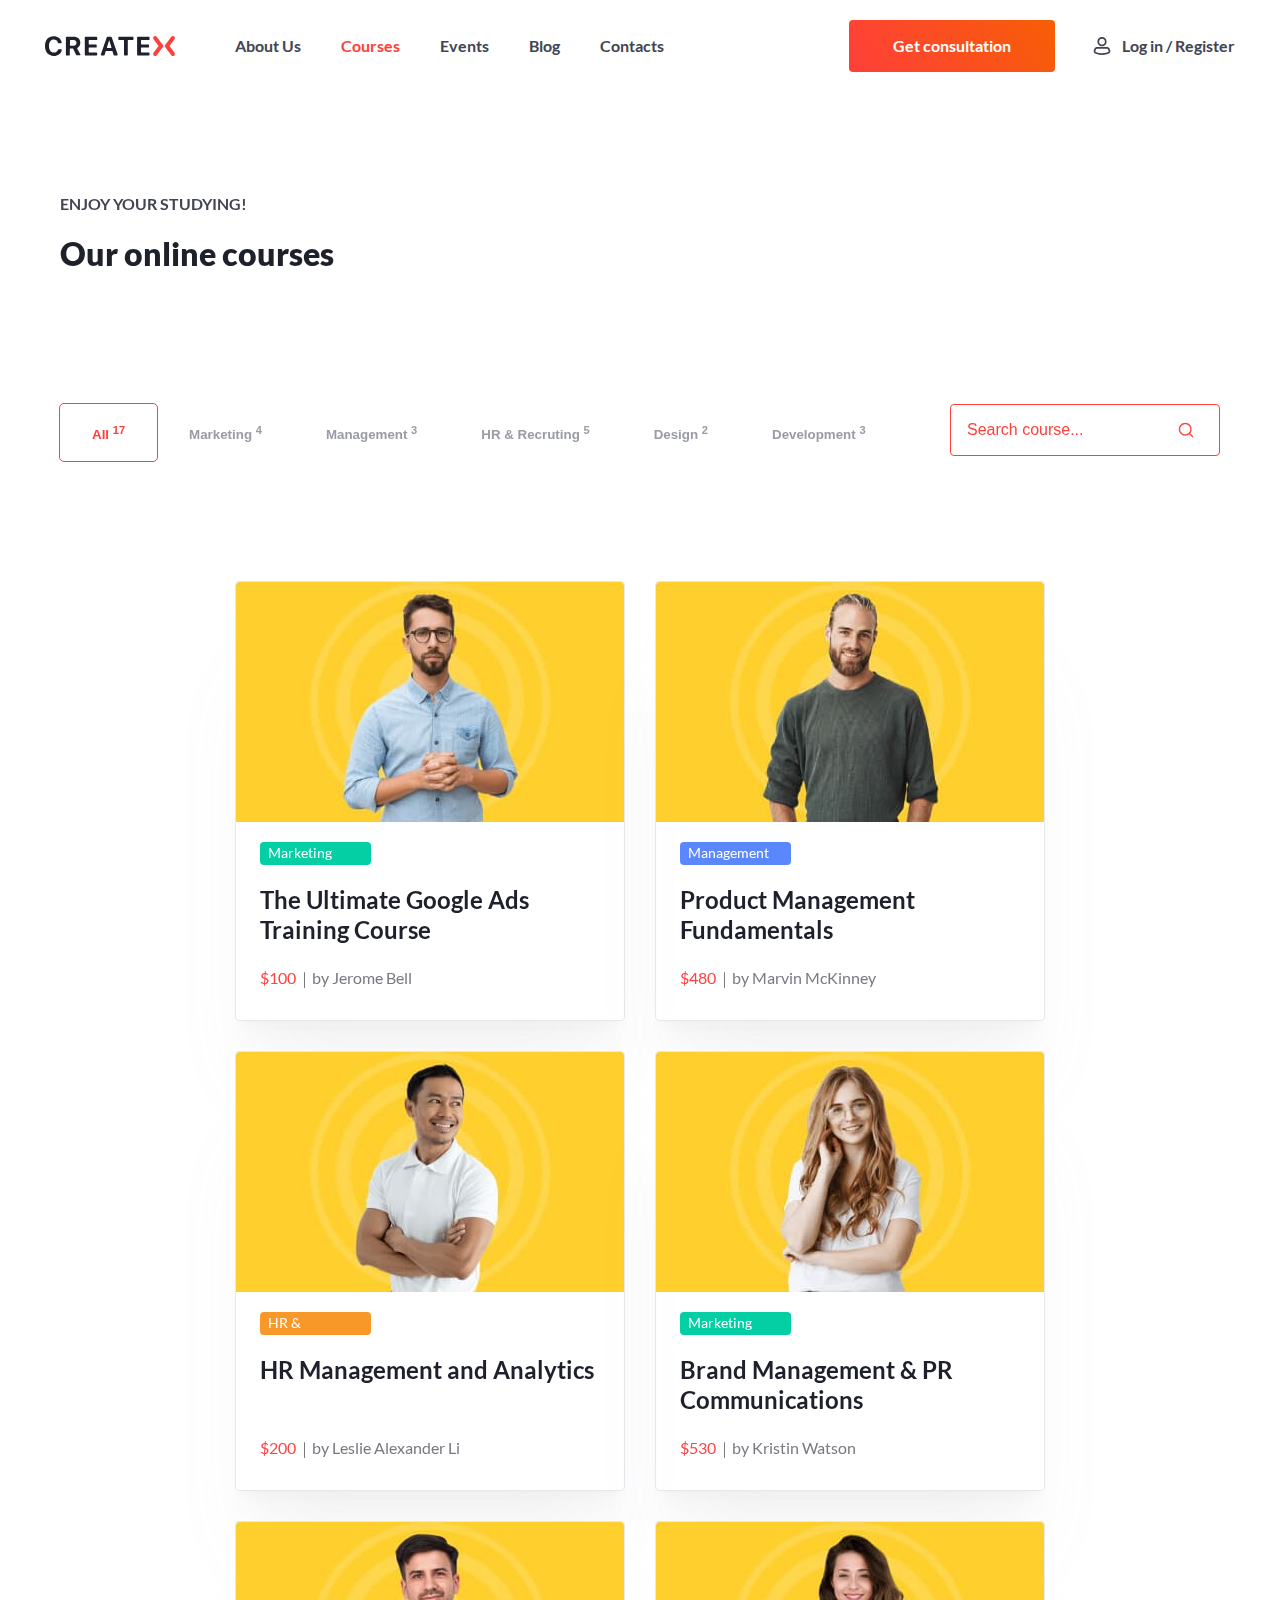
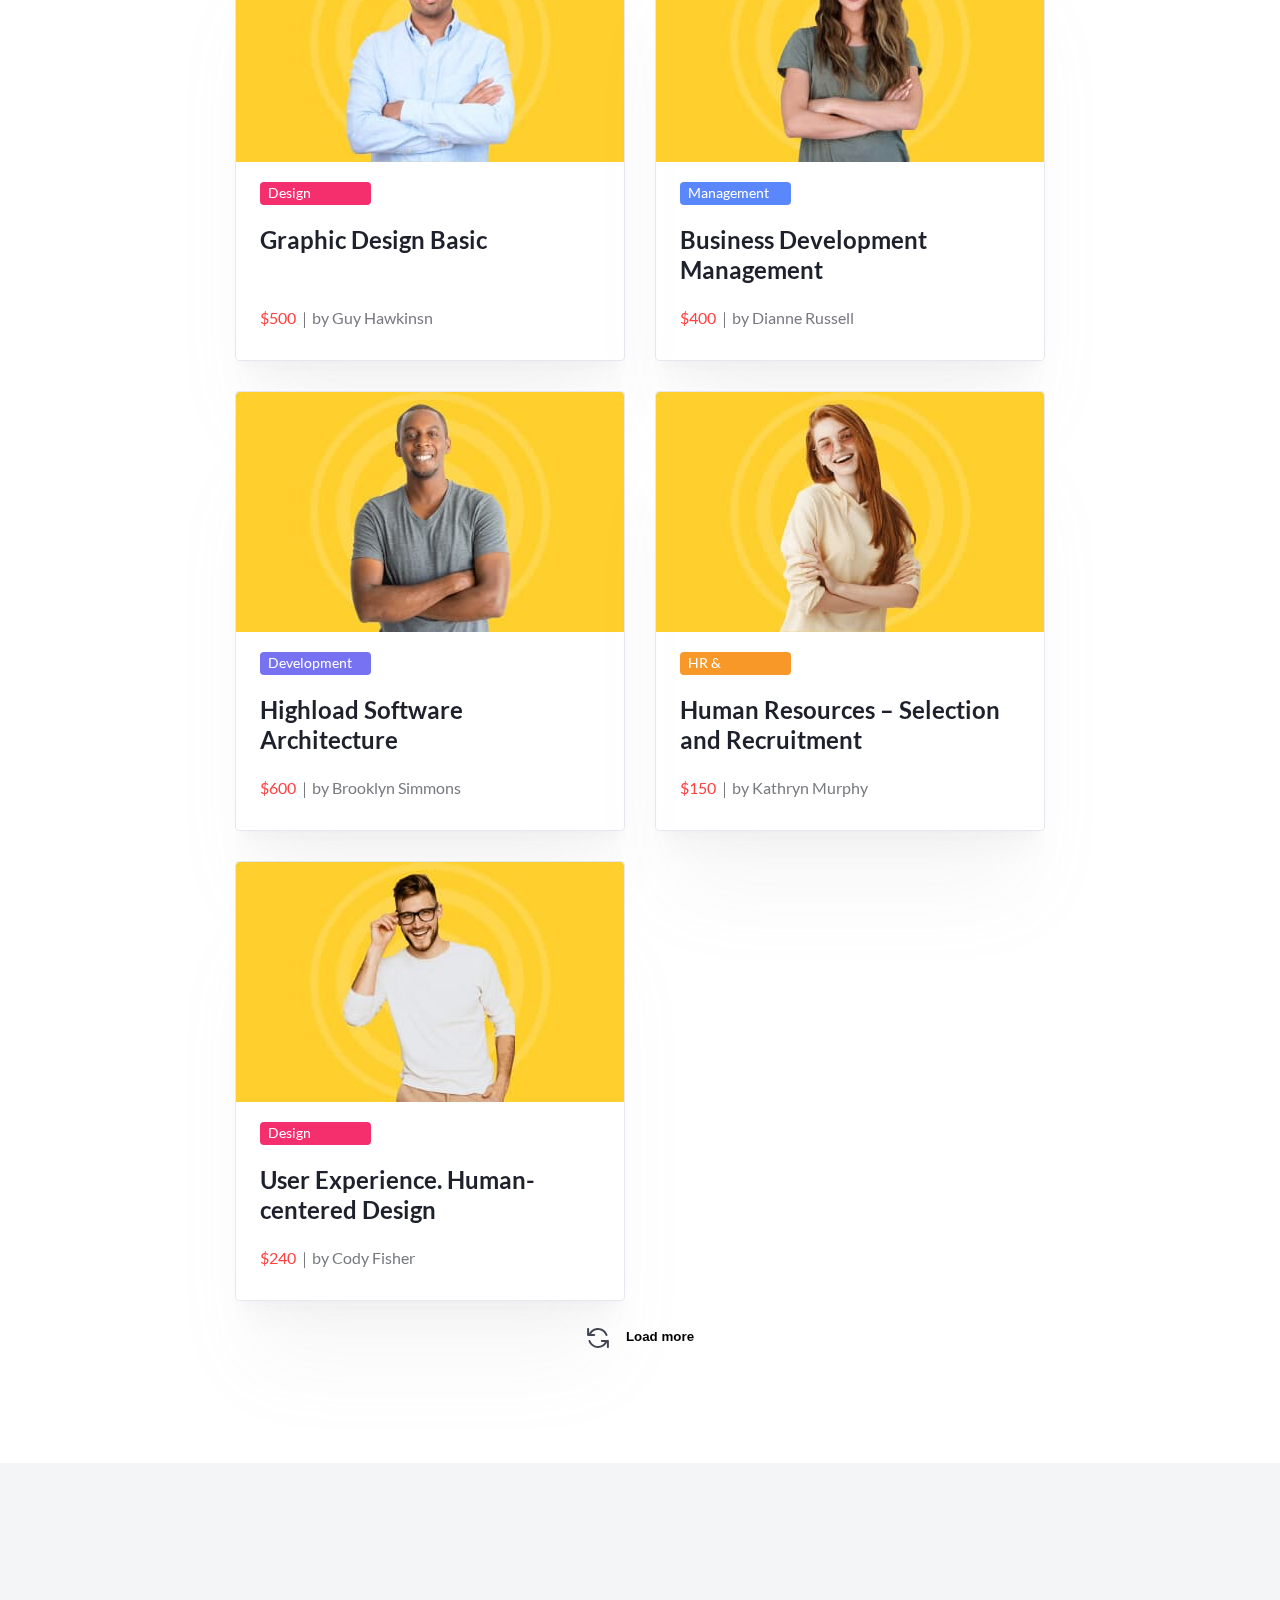
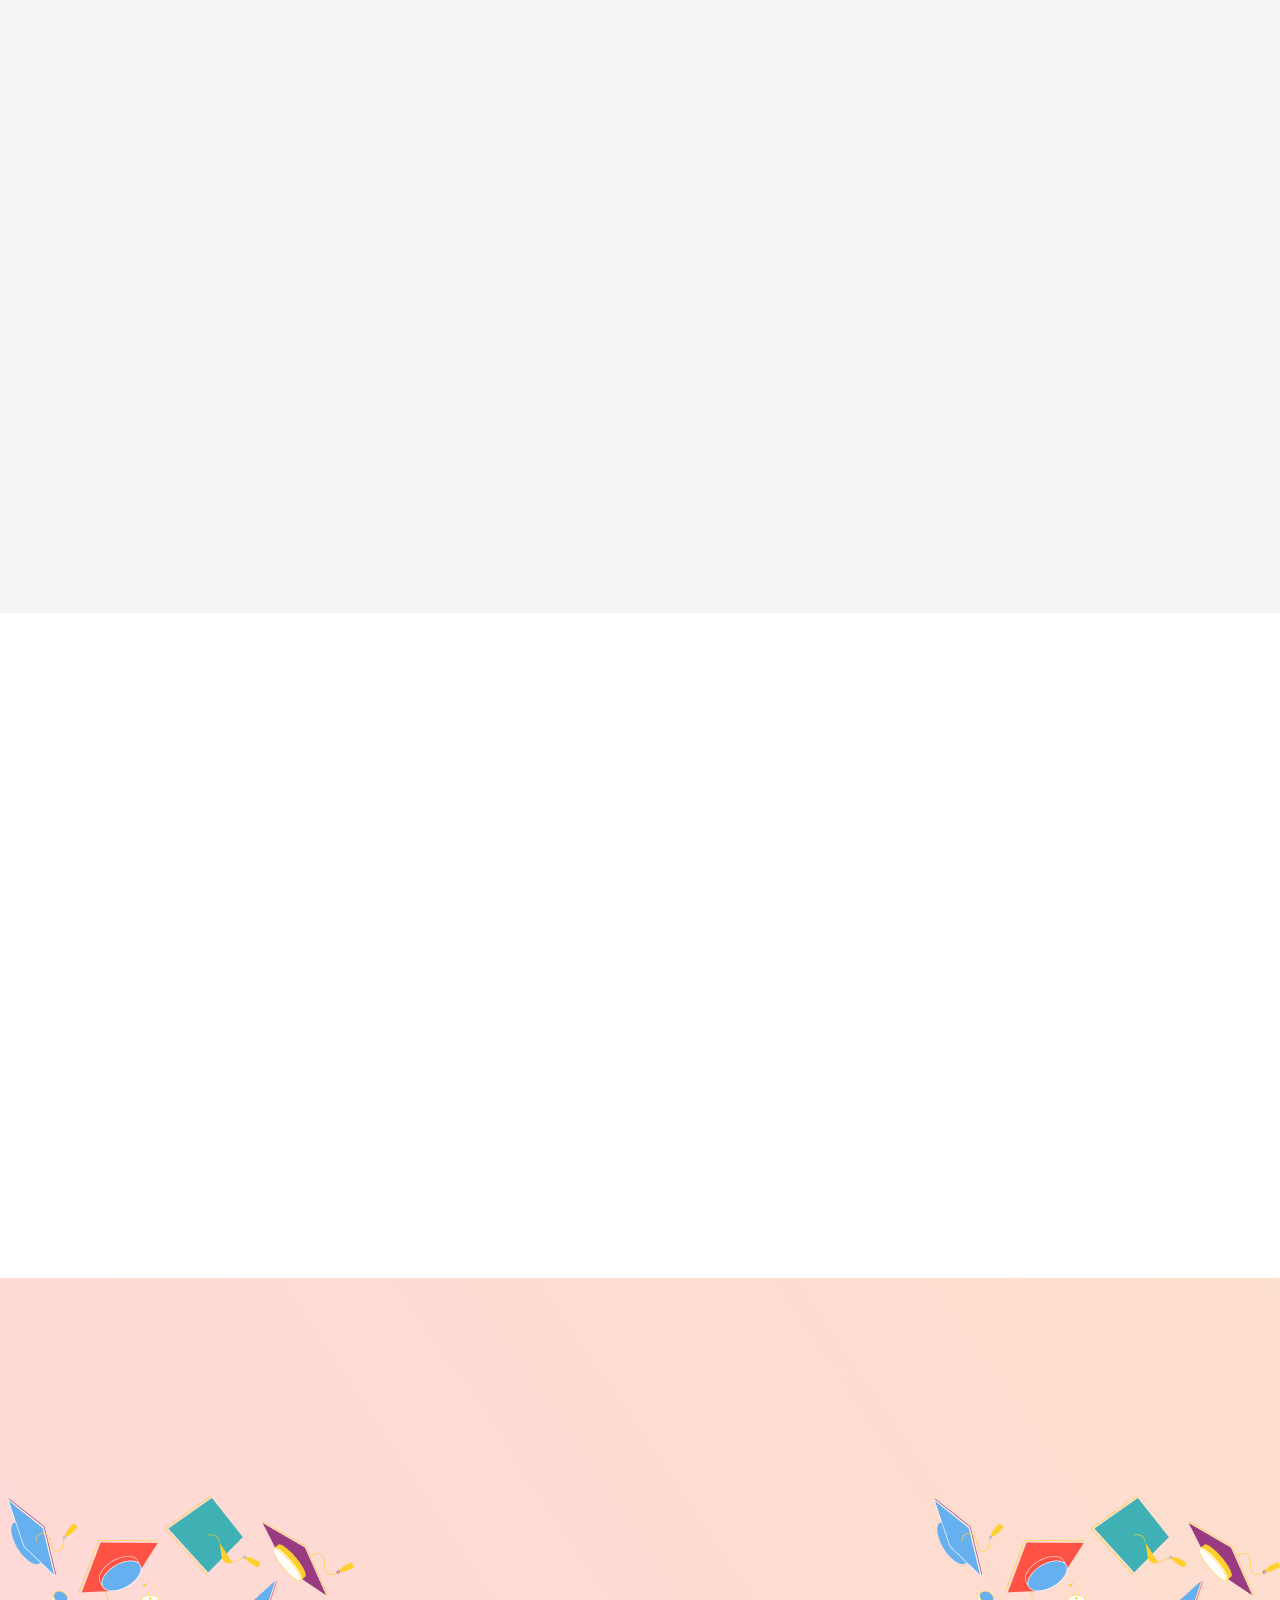
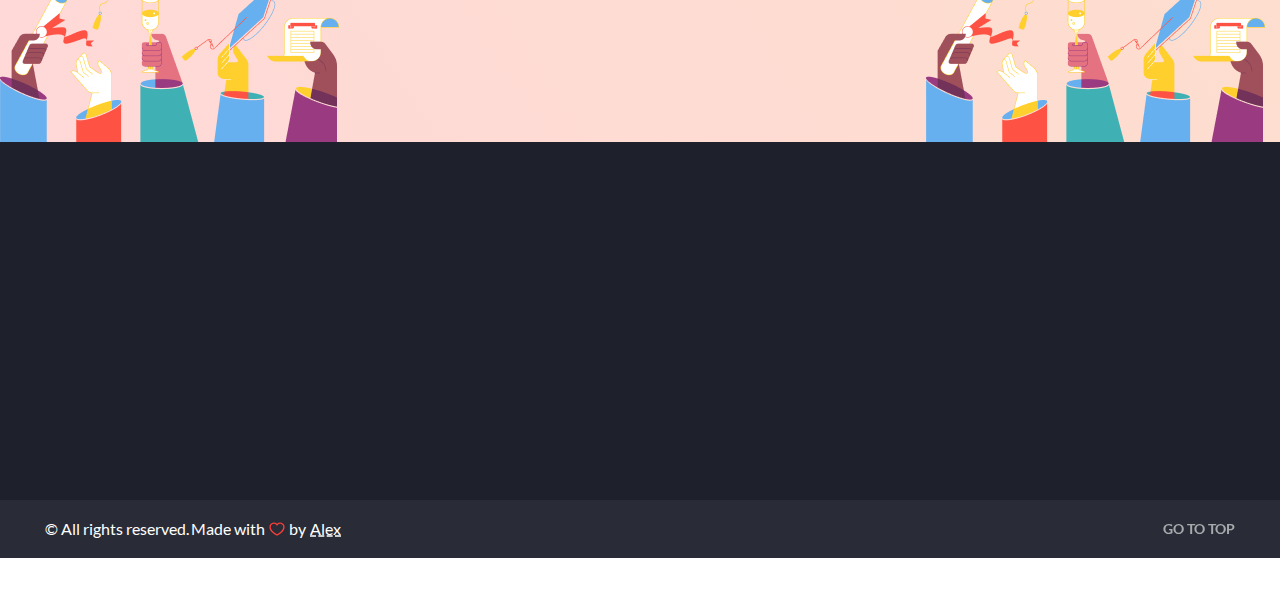
<file: courses.html>
<!DOCTYPE html>
<html lang="en">
<head>
  <meta charset="UTF-8">
  <meta http-equiv="X-UA-Compatible" content="IE=edge">
  <meta name="viewport" content="width=device-width, initial-scale=1.0, viewport-fit=cover">
  <title>Courses</title>
  <link rel="stylesheet" href="styles/style.css">
  <link rel="stylesheet" href="styles/media.css">
  <link rel="icon" href="favicon.ico" type="image/x-icon">
</head>
<body class="courses-page-body">
  <h1 class="visually-hidden">Our courses</h1>
  <header class="page-header">
    <nav class="header-navigation">
      <a href="index.html" class="createx-logo header-logo">
        <svg width="130" height="22" role="img" aria-hidden="true" aria-label="CreateX logo." focusable="false" viewBox="0 0 130 22" fill="currentColor" xmlns="http://www.w3.org/2000/svg">
          <g clip-path="url(#clip0_25855_1583)">
          <path d="M0 11.0998C0 4.9998 3.3 1.2998 8.7 1.2998C12.8 1.2998 16.1 3.7998 16.7 7.4998C16.8 7.8998 16.5 8.1998 16.1 8.1998H13.5C13.2 8.1998 13 7.9998 12.9 7.6998C12.4 5.7998 10.8 4.5998 8.7 4.5998C5.8 4.5998 4 7.0998 4 11.0998C4 15.0998 5.8 17.5998 8.8 17.5998C10.9 17.5998 12.4 16.4998 13 14.6998C13.1 14.3998 13.3 14.1998 13.6 14.1998H16.2C16.6 14.1998 16.9 14.5998 16.8 14.8998C16.2 18.4998 13 20.8998 8.8 20.8998C3.3 20.8998 0 17.0998 0 11.0998Z" fill="#1E212C"/>
          <path d="M24.2997 20.4001H21.3997C21.0997 20.4001 20.8997 20.2001 20.8997 19.9001V2.60006C20.8997 2.20006 21.2997 1.80006 21.6997 1.80006H28.6997C32.7997 1.80006 35.2997 4.10006 35.2997 7.70006C35.2997 9.80006 34.2997 11.7001 32.5997 12.7001C32.1997 12.9001 32.0997 13.4001 32.2997 13.7001L35.3997 19.6001C35.5997 19.9001 35.2997 20.3001 34.9997 20.3001H31.6997C31.4997 20.3001 31.2997 20.2001 31.1997 20.0001L28.2997 14.0001C28.1997 13.7001 27.8997 13.6001 27.5997 13.6001H25.2997C24.9997 13.6001 24.7997 13.8001 24.7997 14.1001V20.0001C24.8997 20.2001 24.5997 20.4001 24.2997 20.4001ZM24.8997 10.2001C24.8997 10.5001 25.0997 10.7001 25.3997 10.7001H28.3997C30.3997 10.7001 31.4997 9.60006 31.4997 7.80006C31.4997 6.00006 30.2997 4.90006 28.3997 4.90006H25.4997C25.1997 4.90006 24.9997 5.10006 24.9997 5.40006V10.2001H24.8997Z" fill="#1E212C"/>
          <path d="M51.4998 20.4001H40.4998C40.0998 20.4001 39.7998 20.1001 39.7998 19.7001V2.50006C39.7998 2.10006 40.0998 1.80006 40.4998 1.80006H51.4998C51.8998 1.80006 52.1998 2.10006 52.1998 2.50006V4.40006C52.1998 4.80006 51.8998 5.10006 51.4998 5.10006H44.1998C43.8998 5.10006 43.6998 5.30006 43.6998 5.60006V9.00006C43.6998 9.30006 43.8998 9.50006 44.1998 9.50006H50.9998C51.3998 9.50006 51.6998 9.80006 51.6998 10.2001V11.9001C51.6998 12.3001 51.3998 12.6001 50.9998 12.6001H44.1998C43.8998 12.6001 43.6998 12.8001 43.6998 13.1001V16.9001C43.6998 17.2001 43.8998 17.4001 44.1998 17.4001H51.4998C51.8998 17.4001 52.1998 17.7001 52.1998 18.1001V20.0001C52.1998 20.1001 51.8998 20.4001 51.4998 20.4001Z" fill="#1E212C"/>
          <path d="M66.9999 15.9001H61.2999C60.9999 15.9001 60.7999 16.1001 60.6999 16.3001L59.5999 20.0001C59.4999 20.3001 59.2999 20.4001 58.9999 20.4001H56.3999C55.9999 20.4001 55.6999 20.0001 55.7999 19.6001L61.7999 2.20006C61.8999 2.00006 62.0999 1.80006 62.3999 1.80006H66.0999C66.3999 1.80006 66.5999 2.00006 66.6999 2.20006L72.6999 19.6001C72.7999 20.0001 72.4999 20.4001 72.0999 20.4001H69.1999C68.8999 20.4001 68.6999 20.2001 68.5999 20.0001L67.4999 16.3001C67.4999 16.1001 67.1999 15.9001 66.9999 15.9001ZM62.0999 13.0001H66.1999C66.3999 13.0001 66.4999 12.8001 66.4999 12.6001L64.2999 5.60006H64.0999L61.8999 12.6001C61.7999 12.8001 61.8999 13.0001 62.0999 13.0001Z" fill="#1E212C"/>
          <path d="M79.0001 19.7005V5.50045C79.0001 5.20045 78.8001 5.00045 78.5001 5.00045H74.1001C73.7001 5.00045 73.3001 4.70045 73.3001 4.20045V2.50045C73.3001 2.10045 73.6001 1.70045 74.1001 1.70045H87.7001C88.1001 1.70045 88.5001 2.00045 88.5001 2.50045V4.20045C88.5001 4.60045 88.2001 5.00045 87.7001 5.00045H83.3001C83.0001 5.00045 82.8001 5.20045 82.8001 5.50045V19.8004C82.8001 20.2004 82.5001 20.5005 82.1001 20.5005H79.6001C79.3001 20.4004 79.0001 20.1005 79.0001 19.7005Z" fill="#1E212C"/>
          <path d="M103.8 20.4001H92.7999C92.3999 20.4001 92.0999 20.1001 92.0999 19.7001V2.50006C92.0999 2.10006 92.3999 1.80006 92.7999 1.80006H103.8C104.2 1.80006 104.5 2.10006 104.5 2.50006V4.40006C104.5 4.80006 104.2 5.10006 103.8 5.10006H96.4999C96.1999 5.10006 95.9999 5.30006 95.9999 5.60006V9.00006C95.9999 9.30006 96.1999 9.50006 96.4999 9.50006H103.3C103.7 9.50006 104 9.80006 104 10.2001V11.9001C104 12.3001 103.7 12.6001 103.3 12.6001H96.4999C96.1999 12.6001 95.9999 12.8001 95.9999 13.1001V16.9001C95.9999 17.2001 96.1999 17.4001 96.4999 17.4001H103.8C104.2 17.4001 104.5 17.7001 104.5 18.1001V20.0001C104.5 20.1001 104.2 20.4001 103.8 20.4001Z" fill="#1E212C"/>
          <path d="M117.7 9.7L111.5 1.6C111.1 1.2 110.6 1 110.1 1C109.6 1 109.1 1.2 108.7 1.6C108 2.4 108 3.6 108.7 4.4L113.6 11L108.7 17.6C108 18.4 108 19.6 108.7 20.4C109.1 20.8 109.6 21 110.1 21C110.6 21 111.1 20.8 111.5 20.4L117.7 12.3C118.4 11.7 118.4 10.5 117.7 9.7Z" fill="#FF3F3A"/>
          <path d="M120.343 9.7L126.543 1.6C126.943 1.2 127.443 1 127.943 1C128.443 1 128.943 1.2 129.343 1.6C130.043 2.4 130.043 3.6 129.343 4.4L124.443 11L129.343 17.6C130.043 18.4 130.043 19.6 129.343 20.4C128.943 20.8 128.443 21 127.943 21C127.443 21 126.943 20.8 126.543 20.4L120.343 12.3C119.643 11.7 119.643 10.5 120.343 9.7Z" fill="#FF3F3A"/>
          </g>
          <defs>
          <clipPath id="clip0_25855_1583">
          <rect width="130" height="22" fill="white"/>
          </clipPath>
          </defs>
          </svg>
      </a>
      <ul class="header-navigation-list">
        <li class="header-navigation-item">
          <a href="#" class="header-navigation-link">About Us</a>
        </li>
        <li class="header-navigation-item active-page">
          <a href="courses.html" class="header-navigation-link">Courses</a>
        </li>
        <li class="header-navigation-item">
          <a href="#" class="header-navigation-link">Events</a>
        </li>
        <li class="header-navigation-item">
          <a href="#" class="header-navigation-link">Blog</a>
        </li>
        <li class="header-navigation-item">
          <a href="#" class="header-navigation-link">Contacts</a>
        </li>
      </ul>
      <div class="user-links-wrapper">
        <a href="#" class="button primary-btn">Get consultation</a>
        <a href="#" class="header-navigation-link login-btn">
          <svg width="20" height="20" viewBox="0 0 20 20" fill="currentColor" xmlns="http://www.w3.org/2000/svg">
            <path fill-rule="evenodd" clip-rule="evenodd" d="M10.0002 2.70866C8.38936 2.70866 7.08353 4.0145 7.08353 5.62533C7.08353 7.23616 8.38936 8.54199 10.0002 8.54199C11.611 8.54199 12.9169 7.23616 12.9169 5.62533C12.9169 4.0145 11.611 2.70866 10.0002 2.70866ZM5.41686 5.62533C5.41686 3.09402 7.46889 1.04199 10.0002 1.04199C12.5315 1.04199 14.5835 3.09402 14.5835 5.62533C14.5835 8.15663 12.5315 10.2087 10.0002 10.2087C7.46889 10.2087 5.41686 8.15663 5.41686 5.62533Z" fill="#424551"/>
            <path fill-rule="evenodd" clip-rule="evenodd" d="M5.08691 12.7087C4.50914 12.7087 4.05755 12.99 3.87424 13.3942C3.62053 13.9536 3.39078 14.6196 3.33656 15.2513C3.31233 15.5337 3.43006 15.7418 3.5923 15.8426C4.44993 16.3753 6.43719 17.292 10.0002 17.292C13.5632 17.292 15.5505 16.3753 16.4081 15.8426C16.5703 15.7418 16.6881 15.5337 16.6638 15.2513C16.6096 14.6196 16.3799 13.9536 16.1261 13.3942C15.9428 12.99 15.4912 12.7087 14.9135 12.7087H5.08691ZM2.35639 12.7058C2.86301 11.5887 3.99428 11.042 5.08691 11.042H14.9135C16.0061 11.042 17.1374 11.5887 17.644 12.7058C17.935 13.3474 18.2472 14.2099 18.3244 15.1088C18.3946 15.9273 18.0544 16.7819 17.2876 17.2583C16.1596 17.959 13.8665 18.9587 10.0002 18.9587C6.13386 18.9587 3.84078 17.959 2.71283 17.2583C1.94595 16.7819 1.60575 15.9273 1.676 15.1088C1.75315 14.2099 2.0654 13.3474 2.35639 12.7058Z"/>
          </svg>
          Log in / Register
        </a>
      </div>
      <div class="nav-burger">
        <button class="burger-btn" onclick="burgerToggle()">
          <span class="burger-line"></span>
          <span class="burger-line"></span>
          <span class="burger-line"></span>
        </button>
        <div class="burger-nav-list">
          <ul class="header-navigation-list">
            <li class="header-navigation-item">
              <a href="#" class="header-navigation-link">About Us</a>
            </li>
            <li class="header-navigation-item">
              <a href="courses.html" class="header-navigation-link">Courses</a>
            </li>
            <li class="header-navigation-item">
              <a href="#" class="header-navigation-link">Events</a>
            </li>
            <li class="header-navigation-item">
              <a href="#" class="header-navigation-link">Blog</a>
            </li>
            <li class="header-navigation-item">
              <a href="#" class="header-navigation-link">Contacts</a>
            </li>
          </ul>
          <div class="user-links-wrapper">
            <a href="#" class="button primary-btn">Get consultation</a>
            <a href="#" class="header-navigation-link login-btn">
              <svg width="20" height="20" viewBox="0 0 20 20" fill="currentColor" xmlns="http://www.w3.org/2000/svg">
                <path fill-rule="evenodd" clip-rule="evenodd" d="M10.0002 2.70866C8.38936 2.70866 7.08353 4.0145 7.08353 5.62533C7.08353 7.23616 8.38936 8.54199 10.0002 8.54199C11.611 8.54199 12.9169 7.23616 12.9169 5.62533C12.9169 4.0145 11.611 2.70866 10.0002 2.70866ZM5.41686 5.62533C5.41686 3.09402 7.46889 1.04199 10.0002 1.04199C12.5315 1.04199 14.5835 3.09402 14.5835 5.62533C14.5835 8.15663 12.5315 10.2087 10.0002 10.2087C7.46889 10.2087 5.41686 8.15663 5.41686 5.62533Z"/>
                <path fill-rule="evenodd" clip-rule="evenodd" d="M5.08691 12.7087C4.50914 12.7087 4.05755 12.99 3.87424 13.3942C3.62053 13.9536 3.39078 14.6196 3.33656 15.2513C3.31233 15.5337 3.43006 15.7418 3.5923 15.8426C4.44993 16.3753 6.43719 17.292 10.0002 17.292C13.5632 17.292 15.5505 16.3753 16.4081 15.8426C16.5703 15.7418 16.6881 15.5337 16.6638 15.2513C16.6096 14.6196 16.3799 13.9536 16.1261 13.3942C15.9428 12.99 15.4912 12.7087 14.9135 12.7087H5.08691ZM2.35639 12.7058C2.86301 11.5887 3.99428 11.042 5.08691 11.042H14.9135C16.0061 11.042 17.1374 11.5887 17.644 12.7058C17.935 13.3474 18.2472 14.2099 18.3244 15.1088C18.3946 15.9273 18.0544 16.7819 17.2876 17.2583C16.1596 17.959 13.8665 18.9587 10.0002 18.9587C6.13386 18.9587 3.84078 17.959 2.71283 17.2583C1.94595 16.7819 1.60575 15.9273 1.676 15.1088C1.75315 14.2099 2.0654 13.3474 2.35639 12.7058Z"/>
              </svg>
              Log in / Register
            </a>
          </div>
        </div>
      </div>
    </nav>
  </header>
  <main class="page-main">
    <section class="section courses-section">
      <h2 class="visually-hidden">Courses section</h2>
      <div class="section-container floating-content element-show">
        <h3 class="title section-title">Our online courses</h3>
        <span class="pretitle">Enjoy your studying!</span>
        <div class="filters-wrapper">
          <ul class="filters-list">
            <li class="filter-item">
              <button class="button secondary-btn">All <sup>17</sup></button>
            </li>
            <li class="filter-item">
              <button class="button secondary-btn inactive-btn">Marketing <sup>4</sup></button>
            </li>
            <li class="filter-item">
              <button class="button secondary-btn inactive-btn">Management <sup>3</sup></button>
            </li>
            <li class="filter-item">
              <button class="button secondary-btn inactive-btn">HR & Recruting <sup>5</sup></button>
            </li>
            <li class="filter-item">
              <button class="button secondary-btn inactive-btn">Design <sup>2</sup></button>
            </li>
            <li class="filter-item">
              <button class="button secondary-btn inactive-btn">Development <sup>3</sup></button>
            </li>
          </ul>
          <select class="select-course-filter"  name="Course: " aria-label="sort courses:">
            <option class="select-sourse-item" value="All">All</option>
            <option class="select-sourse-item" value="Marketing">Marketing</option>
            <option class="select-sourse-item" value="Management">Management</option>
            <option class="select-sourse-item" value="HR & Recruting">HR & Recruting</option>
            <option class="select-sourse-item" value="Design">Design</option>
            <option class="select-sourse-item" value="Development">Development</option>
          </select>

          <form class="search-form" action="https://echo.htmlacademy.ru" method="get">
            <label for="search">
              <span class="visually-hidden">Search.</span>
              <input class="form-input search-input" type="text" name="search for:" id="search" placeholder="Search course...">
            </label>
          </form>
        </div>

        <ul class="courses-list">
          <li class="course-card big-course-card card">
            <span class="course-type-badge badge-marketing">Marketing</span>
            <a href="#" class="course-name">The Ultimate Google Ads Training Course</a>
            <div class="price-container">
              <span class="course-price">$100</span>
              <span class="course-author">by Jerome Bell</span>
            </div>  
          </li>
          <li class="course-card big-course-card card card-even">
            <span class="course-type-badge badge-management">Management</span>
            <a href="#" class="course-name">Product Management Fundamentals</a>
            <div class="price-container">
              <span class="course-price">$480</span>
              <span class="course-author">by Marvin McKinney</span>
            </div>   
          </li>
          <li class="course-card big-course-card card">
            <span class="course-type-badge badge-hr">HR & Recruting</span>
            <a href="#" class="course-name">HR  Management and Analytics</a>
            <div class="price-container">
              <span class="course-price">$200</span>
              <span class="course-author">by Leslie Alexander Li</span>
            </div>   
          </li>
          <li class="course-card big-course-card card card-even">
            <span class="course-type-badge badge-marketing">Marketing</span>
            <a href="#" class="course-name">Brand Management & PR Communications</a>
            <div class="price-container">
              <span class="course-price">$530</span>
              <span class="course-author">by Kristin Watson</span>
            </div>  
          </li>
          <li class="course-card big-course-card card">
            <span class="course-type-badge badge-design">Design</span>
            <a href="#" class="course-name">Graphic Design Basic</a>
            <div class="price-container">
              <span class="course-price">$500</span>
              <span class="course-author">by Guy Hawkinsn</span>
            </div>  
          </li>
          <li class="course-card big-course-card card card-even">
            <span class="course-type-badge badge-management">Management</span>
            <a href="#" class="course-name">Business Development Management</a>
            <div class="price-container">
              <span class="course-price">$400</span>
              <span class="course-author">by Dianne Russell</span>
            </div>  
          </li>
          <li class="course-card big-course-card card">
            <span class="course-type-badge badge-development">Development</span>
            <a href="#" class="course-name">Highload Software Architecture</a>
            <div class="price-container">
              <span class="course-price">$600</span>
              <span class="course-author">by Brooklyn Simmons</span>
            </div>  
          </li>
          <li class="course-card big-course-card card card-even">
            <span class="course-type-badge badge-hr">HR & Recruting</span>
            <a href="#" class="course-name">Human Resources – Selection and Recruitment</a>
            <div class="price-container">
              <span class="course-price">$150</span>
              <span class="course-author">by Kathryn Murphy</span>
            </div>  
          </li>
          <li class="course-card big-course-card card">
            <span class="course-type-badge badge-design">Design</span>
            <a href="course-UE.html" class="course-name">User Experience. Human-centered Design</a>
            <div class="price-container">
              <span class="course-price">$240</span>
              <span class="course-author">by Cody Fisher</span>
            </div>  
          </li>
        </ul>
        <button class="list-load-more button" type="button">Load more</button>
      </div>
    </section>
    <section class="section gray-bg reviews-section">
      <h2 class="visually-hidden">Reviews section</h2>
      <div class="section-container floating-content one-columned-container">
        <h3 class="section-title">What our students say</h3>
        <span class="pretitle">Testimonials</span>
        <ul class="reviews-slider">
          
          <li class="review-item review-active">
            <p class="review-text">Lorem ipsum dolor sit amet, consectetur adipiscing elit. Justo, amet lectus quam viverra mus lobortis fermentum amet, eu. Pulvinar eu sed purus facilisi. Vitae id turpis tempus ornare turpis quis non. Congue tortor in euismod vulputate etiam eros. Pulvinar neque pharetra arcu diam maecenas diam integer in.</p>
            <div class="reviewer-container">
              <span class="reviewer-name">Eleanor Pena</span>
              <span class="reviewer-position">Position, Course</span>
            </div>
          </li>
          <li class="review-item">
            <p class="review-text"></p>
            <div class="reviewer-container">
              <span class="reviewer-name">Lorem, ipsum.</span>
              <span class="reviewer-position">Lorem, ipsum.</span>
            </div>
          </li>
          <li class="review-item">
            <p class="review-text"></p>
            <div class="reviewer-container">
              <span class="reviewer-name">Lorem, ipsum.</span>
              <span class="reviewer-position">Lorem, ipsum.</span>
            </div>
          </li>
          <li class="review-item">
            <p class="review-text"></p>
            <div class="reviewer-container">
              <span class="reviewer-name">Lorem, ipsum.</span>
              <span class="reviewer-position">Lorem, ipsum.</span>
            </div>
          </li>
          <li class="review-item">
            <p class="review-text"></p>
            <div class="reviewer-container">
              <span class="reviewer-name">Lorem, ipsum.</span>
              <span class="reviewer-position">Lorem, ipsum.</span>
            </div>
          </li>
        </ul>
        <div class="reviews-slider-buttons">
          <button class="slider-btn" type="button">
            <svg width="19" height="12" role="img" aria-hidden="true" aria-label="Previous slide." focusable="false" viewBox="0 0 19 12" fill="currentColor" xmlns="http://www.w3.org/2000/svg">
              <path fill-rule="evenodd" clip-rule="evenodd" d="M7.2032 11.2071C6.81268 11.5976 6.17951 11.5976 5.78899 11.2071L1.28899 6.70711C0.898462 6.31658 0.898462 5.68342 1.28899 5.29289L5.78899 0.792893C6.17951 0.402369 6.81268 0.402369 7.2032 0.792893C7.59373 1.18342 7.59373 1.81658 7.2032 2.20711L4.41031 5L17.9961 5C18.5484 5 18.9961 5.44772 18.9961 6C18.9961 6.55228 18.5484 7 17.9961 7L4.41031 7L7.2032 9.79289C7.59373 10.1834 7.59373 10.8166 7.2032 11.2071Z"/>
            </svg>
            <span class="visually-hidden">Next</span>
          </button>
          <button class="slider-btn slider-btn-next" type="button">
            <svg width="19" height="12" role="img" aria-hidden="true" aria-label="Next slide." focusable="false" viewBox="0 0 19 12" fill="currentColor" xmlns="http://www.w3.org/2000/svg">
              <path fill-rule="evenodd" clip-rule="evenodd" d="M7.2032 11.2071C6.81268 11.5976 6.17951 11.5976 5.78899 11.2071L1.28899 6.70711C0.898462 6.31658 0.898462 5.68342 1.28899 5.29289L5.78899 0.792893C6.17951 0.402369 6.81268 0.402369 7.2032 0.792893C7.59373 1.18342 7.59373 1.81658 7.2032 2.20711L4.41031 5L17.9961 5C18.5484 5 18.9961 5.44772 18.9961 6C18.9961 6.55228 18.5484 7 17.9961 7L4.41031 7L7.2032 9.79289C7.59373 10.1834 7.59373 10.8166 7.2032 11.2071Z"/>
            </svg>
            <span class="visually-hidden">Previous</span>
          </button>
        </div>
        <div class="slider-pagination-wrapper">
          <button class="pagination-btn active-slide" type="button">
            <span class="visually-hidden">slide 1</span>
          </button>
          <button class="pagination-btn" type="button">
            <span class="visually-hidden">slide 2</span>
          </button>
          <button class="pagination-btn" type="button">
            <span class="visually-hidden">slide 3</span>
          </button>
          <button class="pagination-btn" type="button">
            <span class="visually-hidden">slide 4</span>
          </button>
          <button class="pagination-btn" type="button">
            <span class="visually-hidden">slide 5</span>
          </button>
        </div>
      </div>
    </section>
    <section class="section certificate-section">
      <h2 class="visually-hidden">Certification</h2>
      <div class="section-container floating-content">
        <h3 class="section-title">Your expertise<br> will&#160;be confirmed</h3>
        <span class="pretitle">Createx Certificate</span>
        <p class="certificate-description">We are accredited by international professional <br>organizations and institutes:</p>
        <ul class="accreditation-list">
          <li class="accreditation-item">
            <span class="visually-hidden">Del Mar Strategy</span>
          </li>
          <li class="accreditation-item">
            <span class="visually-hidden">Sentinal consulting</span>
          </li>
          <li class="accreditation-item">
            <span class="visually-hidden">National</span>
          </li>
        </ul>
        <div class="certificate-illustration-container">
          <img class="certificate-image" src="images/certificate.jpg" width="705" height="500" alt="Certificate">
        </div>
      </div>
    </section>
    <section class="section gradient-bg subscribe-section">
      <h2 class="visually-hidden">Subscribtion section</h2>
      <div class="section-container floating-content one-columned-container">
        <h3 class="section-title">Subscribe to the Createx&#160;School <br>announcements</h3>
        <span class="pretitle">Don't miss anything</span>
        <form class="subscribe-btn-wrapper" action="https://echo.htmlacademy.ru" method="post">
          <label for="e-mail">
            <input class="form-input subscribe-input" type="email" name="email" id="e-mail" placeholder="Your working email" required>
          </label>
          <button class="button primary-btn" type="submit">Subscribe</button>
        </form>
      </div>
    </section>
  </main>
  <footer class="page-footer">
    <div class="container footer-container floating-content">
      <div class="footer-column">
        <a href="index.html" class="createx-logo footer-logo">
          <svg width="130" height="22" role="img" aria-hidden="true" aria-label="CreateX logo." focusable="false" viewBox="0 0 130 22" fill="currentColor" xmlns="http://www.w3.org/2000/svg">
            <g clip-path="url(#clip0_25855_2145)">
            <path d="M0 11.1008C0 5.00078 3.3 1.30078 8.7 1.30078C12.8 1.30078 16.1 3.80078 16.7 7.50078C16.8 7.90078 16.5 8.20078 16.1 8.20078H13.5C13.2 8.20078 13 8.00078 12.9 7.70078C12.4 5.80078 10.8 4.60078 8.7 4.60078C5.8 4.60078 4 7.10078 4 11.1008C4 15.1008 5.8 17.6008 8.8 17.6008C10.9 17.6008 12.4 16.5008 13 14.7008C13.1 14.4008 13.3 14.2008 13.6 14.2008H16.2C16.6 14.2008 16.9 14.6008 16.8 14.9008C16.2 18.5008 13 20.9008 8.8 20.9008C3.3 20.9008 0 17.1008 0 11.1008Z" fill="white"/>
            <path d="M24.2997 20.401H21.3997C21.0997 20.401 20.8997 20.201 20.8997 19.901V2.60104C20.8997 2.20104 21.2997 1.80104 21.6997 1.80104H28.6997C32.7997 1.80104 35.2997 4.10104 35.2997 7.70104C35.2997 9.80104 34.2997 11.701 32.5997 12.701C32.1997 12.901 32.0997 13.401 32.2997 13.701L35.3997 19.601C35.5997 19.901 35.2997 20.301 34.9997 20.301H31.6997C31.4997 20.301 31.2997 20.201 31.1997 20.001L28.2997 14.001C28.1997 13.701 27.8997 13.601 27.5997 13.601H25.2997C24.9997 13.601 24.7997 13.801 24.7997 14.101V20.001C24.8997 20.201 24.5997 20.401 24.2997 20.401ZM24.8997 10.201C24.8997 10.501 25.0997 10.701 25.3997 10.701H28.3997C30.3997 10.701 31.4997 9.60104 31.4997 7.80104C31.4997 6.00104 30.2997 4.90104 28.3997 4.90104H25.4997C25.1997 4.90104 24.9997 5.10104 24.9997 5.40104V10.201H24.8997Z" fill="white"/>
            <path d="M51.4998 20.401H40.4998C40.0998 20.401 39.7998 20.101 39.7998 19.701V2.50104C39.7998 2.10104 40.0998 1.80104 40.4998 1.80104H51.4998C51.8998 1.80104 52.1998 2.10104 52.1998 2.50104V4.40104C52.1998 4.80104 51.8998 5.10104 51.4998 5.10104H44.1998C43.8998 5.10104 43.6998 5.30104 43.6998 5.60104V9.00104C43.6998 9.30104 43.8998 9.50104 44.1998 9.50104H50.9998C51.3998 9.50104 51.6998 9.80104 51.6998 10.201V11.901C51.6998 12.301 51.3998 12.601 50.9998 12.601H44.1998C43.8998 12.601 43.6998 12.801 43.6998 13.101V16.901C43.6998 17.201 43.8998 17.401 44.1998 17.401H51.4998C51.8998 17.401 52.1998 17.701 52.1998 18.101V20.001C52.1998 20.101 51.8998 20.401 51.4998 20.401Z" fill="white"/>
            <path d="M66.9999 15.901H61.2999C60.9999 15.901 60.7999 16.101 60.6999 16.301L59.5999 20.001C59.4999 20.301 59.2999 20.401 58.9999 20.401H56.3999C55.9999 20.401 55.6999 20.001 55.7999 19.601L61.7999 2.20104C61.8999 2.00104 62.0999 1.80104 62.3999 1.80104H66.0999C66.3999 1.80104 66.5999 2.00104 66.6999 2.20104L72.6999 19.601C72.7999 20.001 72.4999 20.401 72.0999 20.401H69.1999C68.8999 20.401 68.6999 20.201 68.5999 20.001L67.4999 16.301C67.4999 16.101 67.1999 15.901 66.9999 15.901ZM62.0999 13.001H66.1999C66.3999 13.001 66.4999 12.801 66.4999 12.601L64.2999 5.60104H64.0999L61.8999 12.601C61.7999 12.801 61.8999 13.001 62.0999 13.001Z" fill="white"/>
            <path d="M79.0001 19.7014V5.50143C79.0001 5.20143 78.8001 5.00143 78.5001 5.00143H74.1001C73.7001 5.00143 73.3001 4.70143 73.3001 4.20143V2.50143C73.3001 2.10143 73.6001 1.70143 74.1001 1.70143H87.7001C88.1001 1.70143 88.5001 2.00143 88.5001 2.50143V4.20143C88.5001 4.60143 88.2001 5.00143 87.7001 5.00143H83.3001C83.0001 5.00143 82.8001 5.20143 82.8001 5.50143V19.8014C82.8001 20.2014 82.5001 20.5014 82.1001 20.5014H79.6001C79.3001 20.4014 79.0001 20.1014 79.0001 19.7014Z" fill="white"/>
            <path d="M103.8 20.401H92.7999C92.3999 20.401 92.0999 20.101 92.0999 19.701V2.50104C92.0999 2.10104 92.3999 1.80104 92.7999 1.80104H103.8C104.2 1.80104 104.5 2.10104 104.5 2.50104V4.40104C104.5 4.80104 104.2 5.10104 103.8 5.10104H96.4999C96.1999 5.10104 95.9999 5.30104 95.9999 5.60104V9.00104C95.9999 9.30104 96.1999 9.50104 96.4999 9.50104H103.3C103.7 9.50104 104 9.80104 104 10.201V11.901C104 12.301 103.7 12.601 103.3 12.601H96.4999C96.1999 12.601 95.9999 12.801 95.9999 13.101V16.901C95.9999 17.201 96.1999 17.401 96.4999 17.401H103.8C104.2 17.401 104.5 17.701 104.5 18.101V20.001C104.5 20.101 104.2 20.401 103.8 20.401Z" fill="white"/>
            <path d="M117.7 9.7L111.5 1.6C111.1 1.2 110.6 1 110.1 1C109.6 1 109.1 1.2 108.7 1.6C108 2.4 108 3.6 108.7 4.4L113.6 11L108.7 17.6C108 18.4 108 19.6 108.7 20.4C109.1 20.8 109.6 21 110.1 21C110.6 21 111.1 20.8 111.5 20.4L117.7 12.3C118.4 11.7 118.4 10.5 117.7 9.7Z" fill="#FF3F3A"/>
            <path d="M120.343 9.7L126.543 1.6C126.943 1.2 127.443 1 127.943 1C128.443 1 128.943 1.2 129.343 1.6C130.043 2.4 130.043 3.6 129.343 4.4L124.443 11L129.343 17.6C130.043 18.4 130.043 19.6 129.343 20.4C128.943 20.8 128.443 21 127.943 21C127.443 21 126.943 20.8 126.543 20.4L120.343 12.3C119.643 11.7 119.643 10.5 120.343 9.7Z" fill="#FF3F3A"/>
            </g>
            <defs>
            <clipPath id="clip0_25855_2145">
            <rect width="130" height="22" fill="white"/>
            </clipPath>
            </defs>
            </svg>
        </a>
        <p class="footer-text">Createx Online School is a leader in online studying. We have lots of courses and programs from the main market experts. We provide relevant approaches to online learning, internships and employment in the largest companies in the country. </p>
        <ul class="footer-social-list">
          <li class="footer-social-item">
            <a href="#" class="footer-social-btn">
              <span class="visually-hidden">Facebook.</span>
            </a>
          </li>
          <li class="footer-social-item">
            <a href="#" class="footer-social-btn">
              <span class="visually-hidden">Twitter.</span>
            </a>
          </li>
          <li class="footer-social-item">
            <a href="#" class="footer-social-btn">
              <span class="visually-hidden">Youtube.</span>
            </a>
          </li>
          <li class="footer-social-item">
            <a href="#" class="footer-social-btn">
              <span class="visually-hidden">Telegram.</span>
            </a>
          </li>
          <li class="footer-social-item">
            <a href="#" class="footer-social-btn">
              <span class="visually-hidden">Instagram.</span>
            </a>
          </li>
          <li class="footer-social-item">
            <a href="#" class="footer-social-btn">
              <span class="visually-hidden">Linkedin.</span>
            </a>
          </li>
        </ul>
      </div>
      <div class="footer-column">
        <h4 class="small-title footer-title">Site map</h4>
        <ul class="footer-column-list">
          <li class="footer-item">
            <a href="#" class="footer-link">About Us</a>
          </li>
          <li class="footer-item">
            <a href="courses.html" class="footer-link">Courses</a>
          </li>
          <li class="footer-item">
            <a href="#" class="footer-link">Events</a>
          </li>
          <li class="footer-item">
            <a href="#" class="footer-link">Blog</a>
          </li>
          <li class="footer-item">
            <a href="#" class="footer-link">Contacts</a>
          </li>
        </ul>
      </div>
      <div class="footer-column">
        <h4 class="small-title footer-title">Courses</h4>
        <ul class="footer-column-list">
          <li class="footer-item">
            <a href="#" class="footer-link">Marketing</a>
          </li>
          <li class="footer-item">
            <a href="#" class="footer-link">Management</a>
          </li>
          <li class="footer-item">
            <a href="#" class="footer-link">HR & Recruting</a>
          </li>
          <li class="footer-item">
            <a href="#" class="footer-link">Design</a>
          </li>
          <li class="footer-item">
            <a href="#" class="footer-link">Development</a>
          </li>
        </ul>
      </div>
      <div class="footer-column">
        <h4 class="small-title footer-title">Contact us</h4>
        <ul class="footer-column-list">
          <li class="footer-item footer-contacts-item">
            <svg width="16" height="16" role="img" aria-hidden="true" aria-label="Call us." focusable="false" viewBox="0 0 16 16" fill="rgba(255, 255, 255, 0.6)" xmlns="http://www.w3.org/2000/svg">
              <path fill-rule="evenodd" clip-rule="evenodd" d="M5.66683 1.94759C5.11454 1.94759 4.66683 2.39531 4.66683 2.94759V13.0518C4.66683 13.604 5.11454 14.0518 5.66683 14.0518H10.3335C10.8858 14.0518 11.3335 13.604 11.3335 13.0518V2.94759C11.3335 2.39531 10.8858 1.94759 10.3335 1.94759H10.2779L10.1155 2.33723C10.012 2.58564 9.76928 2.74744 9.50016 2.74744H6.50016C6.23105 2.74744 5.98832 2.58564 5.8848 2.33723L5.72242 1.94759H5.66683ZM3.3335 2.94759C3.3335 1.65893 4.37817 0.614258 5.66683 0.614258H10.3335C11.6222 0.614258 12.6668 1.65893 12.6668 2.94759V13.0518C12.6668 14.3404 11.6222 15.3851 10.3335 15.3851H5.66683C4.37816 15.3851 3.3335 14.3404 3.3335 13.0518V2.94759Z"/>
            </svg>
            <a href="tel:4055550128" class="footer-link">(405) 555-0128</a>
          </li>
          <li class="footer-item footer-contacts-item">
            <svg width="16" height="16" role="img" aria-hidden="true" aria-label="Send email." focusable="false" viewBox="0 0 16 16" fill="rgba(255, 255, 255, 0.6)" xmlns="http://www.w3.org/2000/svg">
              <path fill-rule="evenodd" clip-rule="evenodd" d="M15.1668 12.0003V4.66699C15.1668 3.56242 14.2714 2.66699 13.1668 2.66699L2.83349 2.667C1.72893 2.667 0.833496 3.56243 0.833496 4.667V12.0003C0.833496 13.1049 1.72893 14.0003 2.8335 14.0003L13.1668 14.0003C14.2714 14.0003 15.1668 13.1049 15.1668 12.0003ZM13.8335 6.1733V12.0003C13.8335 12.3685 13.535 12.667 13.1668 12.667L2.8335 12.667C2.46531 12.667 2.16683 12.3685 2.16683 12.0003L2.16683 6.17321L6.87561 9.37518C7.55433 9.83671 8.44613 9.83671 9.12485 9.37518L13.8335 6.1733ZM13.8259 4.56607C13.7773 4.24577 13.5007 4.00033 13.1668 4.00033L2.83349 4.00034C2.49965 4.00034 2.22311 4.24573 2.17443 4.56599L7.62535 8.27261C7.85159 8.42646 8.14886 8.42646 8.3751 8.27261L13.8259 4.56607Z"/>
            </svg>              
            <a href="mailto:hello@createx.com" class="footer-link">hello@createx.com</a>
          </li>
        </ul>
      </div>
      <div class="footer-column">
        <h4 class="small-title footer-title">Sign up to our newsletter</h4>
        <form action="https://echo.htmlacademy.ru" method="post">
          <input class="footer-input" type="email" placeholder="Email address">
        </form>
        <p class="footer-text">*Subscribe to our newsletter to receive communications and early updates from Createx SEO Agency.</p>
      </div>
    </div>
    <div class="footer-bottom-line">
      <div class="copyright-container">
        <p class="copyright">
          <span>© All rights reserved.</span>
          <span class="copyright-love">
            Made with
            <svg width="16" height="16" role="img" aria-hidden="true" aria-label="Heart." focusable="false" viewBox="0 0 16 16" fill="currentColor" xmlns="http://www.w3.org/2000/svg">
              <path fill-rule="evenodd" clip-rule="evenodd" d="M7.99974 13.2715C4.9337 11.5252 3.22366 9.78955 2.39675 8.28361C1.55041 6.74228 1.62425 5.4441 2.09389 4.52273C3.05921 2.62892 5.80427 2.02333 7.47678 4.13865L7.9997 4.80001L8.52266 4.13868C10.1955 2.02327 12.9407 2.62896 13.906 4.52273C14.3756 5.44409 14.4494 6.74226 13.603 8.28359C12.776 9.78954 11.0659 11.5252 7.99974 13.2715ZM7.99977 2.73726C5.64696 0.501518 2.17604 1.42555 0.905976 3.91723C0.208948 5.2847 0.199427 7.05212 1.22802 8.92536C2.24749 10.782 4.28009 12.7417 7.67724 14.6194L7.99973 14.7976L8.32222 14.6194C11.7195 12.7417 13.7522 10.782 14.7717 8.92537C15.8004 7.05214 15.7909 5.28472 15.0939 3.91723C13.8238 1.4255 10.3528 0.501552 7.99977 2.73726Z" fill="#FF3F3A"/>
            </svg>
            by <a class="footer-developer-link" href="https://alex-gorodov.github.io/Portfolio">Alex</a>
          </span>
        </p>
        <a href="#" class="footer-to-top">Go to top</a>
      </div>
    </div>
  </footer>
  <div class="modal">
    <div class="modal-block modal-signin">
      <button class="modal-close-btn">
        <span class="visually-hidden">Close this window.</span>
      </button>
      <div class="">
        <form action="https://echo.htmlacademy.ru" class="modal-sign-form" method="post">
          <h3 class="modal-title">Sign in</h3>
          <p class="modal-description">Sign in to your account using email and password provided during registration.</p>
          <fieldset class="login-fields">
            <legend class="visually-hidden">To sign in fill these fields.</legend>
            <label for="signin-email" class="modal-form-item modal-email">
              <span class="field-label">Email</span>
              <input class="modal-input" id="signin-email" name="E-mail" type="email" placeholder="Your working email" required>
            </label>
            <label for="signin-password" class="modal-form-item modal-password">
              <span class="field-label">Password</span>
              <input class="modal-input" id="signin-password" name="Password" type="password" placeholder="Password" value="FakePassword1" required>
              <a class="show-password-btn show-signin" href="#"></a>
            </label>
            <div class="modal-form-item modal-check">
              <label for="keep-signedin" class="checker">
                <input type="checkbox" id="keep-signedin" name="Keep signed in">
                <span class="field-label">Keep me signed in</span>
              </label>
              <a href="#" class="forgot-password">Forgot password?</a>
            </div>
          </fieldset>
          <button class="button primary-btn" type="submit">Sign in</button>
          <p class="to-signup field-label">Don't have an account? 
            <a class="label-link signup-btn" href="#"> Sign up</a>
          </p>
        </form>
        <div class="modal-social">
          <p class="modal-description">Or sign in with</p>
          <ul class="social-list">
            <li class="social-item">
              <a href="#" class="social-btn">
                <svg width="24" height="24" viewBox="0 0 24 24" fill="currentColor" xmlns="http://www.w3.org/2000/svg">
                  <path d="M17.5628 1.00458L14.7856 1C11.6654 1 9.64903 3.12509 9.64903 6.41423V8.91055H6.85662C6.61532 8.91055 6.41992 9.1115 6.41992 9.35937V12.9763C6.41992 13.2241 6.61554 13.4249 6.85662 13.4249H9.64903V22.5514C9.64903 22.7993 9.84443 23 10.0857 23H13.729C13.9703 23 14.1657 22.799 14.1657 22.5514V13.4249H17.4307C17.672 13.4249 17.8674 13.2241 17.8674 12.9763L17.8688 9.35937C17.8688 9.24036 17.8226 9.12638 17.7409 9.04215C17.6591 8.95793 17.5477 8.91055 17.4318 8.91055H14.1657V6.79439C14.1657 5.77728 14.4017 5.26094 15.6915 5.26094L17.5624 5.26025C17.8035 5.26025 17.9989 5.0593 17.9989 4.81166V1.45317C17.9989 1.20576 17.8037 1.00504 17.5628 1.00458Z"/>
                </svg>                  
              </a>
            </li>
            <li class="social-item">
              <a href="#" class="social-btn">
                <svg width="22" height="22" viewBox="0 0 22 22" fill="currentColor" xmlns="http://www.w3.org/2000/svg">
                  <path d="M11.2111 9.50283H21.0865C21.1955 10.1112 21.25 10.6924 21.25 11.2463C21.25 13.2169 20.8368 14.9763 20.0105 16.5246C19.1841 18.0729 18.0059 19.2829 16.4757 20.1547C14.9456 21.0264 13.1908 21.4623 11.2111 21.4623C9.78544 21.4623 8.42785 21.1876 7.13837 20.6382C5.84889 20.0888 4.73649 19.3465 3.80116 18.4111C2.86584 17.4758 2.12348 16.3634 1.57409 15.0739C1.0247 13.7844 0.75 12.4269 0.75 11.0012C0.75 9.57547 1.0247 8.21789 1.57409 6.92841C2.12348 5.63893 2.86584 4.52653 3.80116 3.5912C4.73649 2.65587 5.84889 1.91352 7.13837 1.36413C8.42785 0.814734 9.78544 0.540039 11.2111 0.540039C13.9354 0.540039 16.2737 1.45266 18.2261 3.27791L15.3792 6.01579C14.2623 4.93517 12.8729 4.39486 11.2111 4.39486C10.0397 4.39486 8.95681 4.68998 7.96246 5.28024C6.96811 5.87049 6.18034 6.67188 5.59917 7.68439C5.018 8.6969 4.72741 9.8025 4.72741 11.0012C4.72741 12.1998 5.018 13.3054 5.59917 14.3179C6.18034 15.3305 6.96811 16.1318 7.96246 16.7221C8.95681 17.3123 10.0397 17.6075 11.2111 17.6075C12.0012 17.6075 12.7276 17.4985 13.3905 17.2806C14.0534 17.0626 14.5983 16.7902 15.0251 16.4633C15.4519 16.1364 15.8242 15.7641 16.142 15.3463C16.4599 14.9286 16.6937 14.5336 16.8435 14.1613C16.9934 13.789 17.0955 13.4348 17.15 13.0988H11.2111V9.50283Z"/>
                </svg>                  
              </a>
            </li>
            <li class="social-item">
              <a href="#" class="social-btn">
                <svg width="24" height="24" viewBox="0 0 24 24" fill="currentColor" xmlns="http://www.w3.org/2000/svg">
                  <path d="M22.5 5.77233C21.7271 6.10027 20.8978 6.32267 20.0264 6.42196C20.9161 5.91181 21.5972 5.10263 21.92 4.1414C21.0854 4.61383 20.1642 4.95688 19.1826 5.14285C18.3966 4.33994 17.2785 3.83984 16.0384 3.83984C13.6593 3.83984 11.7303 5.68691 11.7303 7.9637C11.7303 8.2866 11.7683 8.60199 11.8418 8.90357C8.26201 8.73141 5.08768 7.08917 2.96314 4.59372C2.59176 5.20189 2.38049 5.91053 2.38049 6.66697C2.38049 8.09814 3.14161 9.36093 4.2964 10.0997C3.5904 10.0771 2.92639 9.89116 2.34508 9.58205V9.63357C2.34508 11.6314 3.83056 13.2988 5.80024 13.6783C5.43936 13.7713 5.05882 13.8228 4.66514 13.8228C4.38696 13.8228 4.11794 13.7964 3.85417 13.7461C4.40267 15.3859 5.99315 16.5783 7.87756 16.611C6.40388 17.7167 4.54573 18.3739 2.52749 18.3739C2.17976 18.3739 1.83724 18.3537 1.5 18.3173C3.40671 19.4896 5.67036 20.1732 8.10327 20.1732C16.028 20.1732 20.3597 13.8881 20.3597 8.43741L20.3453 7.90341C21.1917 7.32537 21.9239 6.59912 22.5 5.77233Z"/>
                </svg>                  
              </a>
            </li>
            <li class="social-item">
              <a href="#" class="social-btn">
                <svg width="24" height="24" viewBox="0 0 24 24" fill="currentColor" xmlns="http://www.w3.org/2000/svg">
                  <path d="M21.995 22L22 21.9992V14.6642C22 11.0758 21.2275 8.31167 17.0325 8.31167C15.0158 8.31167 13.6625 9.41833 13.11 10.4675H13.0517V8.64667H9.07416V21.9992H13.2158V15.3875C13.2158 13.6467 13.5458 11.9633 15.7017 11.9633C17.8258 11.9633 17.8575 13.95 17.8575 15.4992V22H21.995Z"/>
                  <path d="M2.32999 8.6475H6.47666V22H2.32999V8.6475Z"/>
                  <path d="M4.40167 2C3.07583 2 2 3.07583 2 4.40167C2 5.7275 3.07583 6.82583 4.40167 6.82583C5.7275 6.82583 6.80333 5.7275 6.80333 4.40167C6.8025 3.07583 5.72667 2 4.40167 2Z"/>
                </svg>                  
              </a>
            </li>
          </ul>
        </div>
      </div>
    </div>
    <div class="modal-block modal-signup">
      <button class="modal-close-btn">
        <span class="visually-hidden">Close this window.</span>
      </button>
      <div class="">
        <form action="https://echo.htmlacademy.ru" class="modal-sign-form" method="post">
          <h3 class="modal-title">Sign up</h3>
          <p class="modal-description">Registration takes less than a minute but gives you full control over your studying.</p>
          <fieldset class="login-fields">
            <legend class="visually-hidden">To sign up fill these fields.</legend>
            <label for="signup-username" class="modal-form-item">
              <span class="field-label">Fullname</span>
              <input class="modal-input" id="signup-username" name="Username" type="text" placeholder="Your full name" required>
            </label>
            <label for="signup-email" class="modal-form-item modal-email">
              <span class="field-label">Email</span>
              <input class="modal-input" id="signup-email" name="E-mail" type="email" placeholder="Your working email" required>
            </label>
            <label for="signup-password" class="modal-form-item modal-password">
              <span class="field-label">Password</span>
              <input class="modal-input" id="signup-password" name="Password" type="password" placeholder="Password" value="FakePassword1" required>
              <a class="show-password-btn show-signup" href="#"></a>
            </label>
            <label for="signup-confirm-password" class="modal-form-item modal-password">
              <span class="field-label">Confirm Password</span>
              <input class="modal-input" id="signup-confirm-password" name="Password" type="password" placeholder="Password" value="FakePassword1" required>
              <a class="show-password-btn show-confirm" href="#"></a>
            </label>
            <div class="checker">
              <label for="remember" class="modal-form-item modal-check">
                <input type="checkbox" id="remember" name="Remember">
                <span class="field-label">Remember me</span>
              </label>
            </div>
          </fieldset>
          <button class="button primary-btn" type="submit">Sign up</button>
          <p class="to-signin field-label">Already have an account?
            <a class="label-link signin-btn" href="#"> Sign in</a>
          </p>
        </form>
        <div class="modal-social">
          <p class="modal-description">Or sign in with</p>
          <ul class="social-list">
            <li class="social-item">
              <a href="#" class="social-btn">
                <svg width="24" height="24" viewBox="0 0 24 24" fill="currentColor" xmlns="http://www.w3.org/2000/svg">
                  <path d="M17.5628 1.00458L14.7856 1C11.6654 1 9.64903 3.12509 9.64903 6.41423V8.91055H6.85662C6.61532 8.91055 6.41992 9.1115 6.41992 9.35937V12.9763C6.41992 13.2241 6.61554 13.4249 6.85662 13.4249H9.64903V22.5514C9.64903 22.7993 9.84443 23 10.0857 23H13.729C13.9703 23 14.1657 22.799 14.1657 22.5514V13.4249H17.4307C17.672 13.4249 17.8674 13.2241 17.8674 12.9763L17.8688 9.35937C17.8688 9.24036 17.8226 9.12638 17.7409 9.04215C17.6591 8.95793 17.5477 8.91055 17.4318 8.91055H14.1657V6.79439C14.1657 5.77728 14.4017 5.26094 15.6915 5.26094L17.5624 5.26025C17.8035 5.26025 17.9989 5.0593 17.9989 4.81166V1.45317C17.9989 1.20576 17.8037 1.00504 17.5628 1.00458Z"/>
                </svg>                  
              </a>
            </li>
            <li class="social-item">
              <a href="#" class="social-btn">
                <svg width="22" height="22" viewBox="0 0 22 22" fill="currentColor" xmlns="http://www.w3.org/2000/svg">
                  <path d="M11.2111 9.50283H21.0865C21.1955 10.1112 21.25 10.6924 21.25 11.2463C21.25 13.2169 20.8368 14.9763 20.0105 16.5246C19.1841 18.0729 18.0059 19.2829 16.4757 20.1547C14.9456 21.0264 13.1908 21.4623 11.2111 21.4623C9.78544 21.4623 8.42785 21.1876 7.13837 20.6382C5.84889 20.0888 4.73649 19.3465 3.80116 18.4111C2.86584 17.4758 2.12348 16.3634 1.57409 15.0739C1.0247 13.7844 0.75 12.4269 0.75 11.0012C0.75 9.57547 1.0247 8.21789 1.57409 6.92841C2.12348 5.63893 2.86584 4.52653 3.80116 3.5912C4.73649 2.65587 5.84889 1.91352 7.13837 1.36413C8.42785 0.814734 9.78544 0.540039 11.2111 0.540039C13.9354 0.540039 16.2737 1.45266 18.2261 3.27791L15.3792 6.01579C14.2623 4.93517 12.8729 4.39486 11.2111 4.39486C10.0397 4.39486 8.95681 4.68998 7.96246 5.28024C6.96811 5.87049 6.18034 6.67188 5.59917 7.68439C5.018 8.6969 4.72741 9.8025 4.72741 11.0012C4.72741 12.1998 5.018 13.3054 5.59917 14.3179C6.18034 15.3305 6.96811 16.1318 7.96246 16.7221C8.95681 17.3123 10.0397 17.6075 11.2111 17.6075C12.0012 17.6075 12.7276 17.4985 13.3905 17.2806C14.0534 17.0626 14.5983 16.7902 15.0251 16.4633C15.4519 16.1364 15.8242 15.7641 16.142 15.3463C16.4599 14.9286 16.6937 14.5336 16.8435 14.1613C16.9934 13.789 17.0955 13.4348 17.15 13.0988H11.2111V9.50283Z"/>
                </svg>                  
              </a>
            </li>
            <li class="social-item">
              <a href="#" class="social-btn">
                <svg width="24" height="24" viewBox="0 0 24 24" fill="currentColor" xmlns="http://www.w3.org/2000/svg">
                  <path d="M22.5 5.77233C21.7271 6.10027 20.8978 6.32267 20.0264 6.42196C20.9161 5.91181 21.5972 5.10263 21.92 4.1414C21.0854 4.61383 20.1642 4.95688 19.1826 5.14285C18.3966 4.33994 17.2785 3.83984 16.0384 3.83984C13.6593 3.83984 11.7303 5.68691 11.7303 7.9637C11.7303 8.2866 11.7683 8.60199 11.8418 8.90357C8.26201 8.73141 5.08768 7.08917 2.96314 4.59372C2.59176 5.20189 2.38049 5.91053 2.38049 6.66697C2.38049 8.09814 3.14161 9.36093 4.2964 10.0997C3.5904 10.0771 2.92639 9.89116 2.34508 9.58205V9.63357C2.34508 11.6314 3.83056 13.2988 5.80024 13.6783C5.43936 13.7713 5.05882 13.8228 4.66514 13.8228C4.38696 13.8228 4.11794 13.7964 3.85417 13.7461C4.40267 15.3859 5.99315 16.5783 7.87756 16.611C6.40388 17.7167 4.54573 18.3739 2.52749 18.3739C2.17976 18.3739 1.83724 18.3537 1.5 18.3173C3.40671 19.4896 5.67036 20.1732 8.10327 20.1732C16.028 20.1732 20.3597 13.8881 20.3597 8.43741L20.3453 7.90341C21.1917 7.32537 21.9239 6.59912 22.5 5.77233Z"/>
                </svg>                  
              </a>
            </li>
            <li class="social-item">
              <a href="#" class="social-btn">
                <svg width="24" height="24" viewBox="0 0 24 24" fill="currentColor" xmlns="http://www.w3.org/2000/svg">
                  <path d="M21.995 22L22 21.9992V14.6642C22 11.0758 21.2275 8.31167 17.0325 8.31167C15.0158 8.31167 13.6625 9.41833 13.11 10.4675H13.0517V8.64667H9.07416V21.9992H13.2158V15.3875C13.2158 13.6467 13.5458 11.9633 15.7017 11.9633C17.8258 11.9633 17.8575 13.95 17.8575 15.4992V22H21.995Z"/>
                  <path d="M2.32999 8.6475H6.47666V22H2.32999V8.6475Z"/>
                  <path d="M4.40167 2C3.07583 2 2 3.07583 2 4.40167C2 5.7275 3.07583 6.82583 4.40167 6.82583C5.7275 6.82583 6.80333 5.7275 6.80333 4.40167C6.8025 3.07583 5.72667 2 4.40167 2Z"/>
                </svg>                  
              </a>
            </li>
          </ul>
        </div>
      </div>
    </div>
  </div>
  <script src="scripts/script.js"></script>
  <script src="scripts/courses-page-script.js"></script>
</body>
</html>
</file>
<file: styles/style.css>
:root {
  --main-font: "Lato", sans-serif;
  
  --white: #ffffff;
  --gray-200: #f4f5f7;
  --gray-300: #e5e8ed;
  --gray-400: #d7dadd;
  --gray-500: #b3b7bc;
  --gray-600: #9a9ca5;
  --gray-700: #787a80;
  --gray-800: #424551;
  --gray-900: #1e212c;
  --black: #000000;

  --primary-color: #ff3f3a;
  --secondary-color: #ffcf2d;

  --section-gradient: linear-gradient(55.95deg, rgba(255, 63, 58, 0.2) 0%, rgba(247, 94, 5, 0.2) 100%);
  --section-gradient-no-opacity:  linear-gradient(55.95deg, rgb(255, 63, 58) 0%, rgb(247, 94, 5) 100%);
  --btn-gradient: linear-gradient(55.95deg, #ff3f3a 0%, #f75e05 100%);
}

@font-face {
  font-family: "Lato";
  font-style: normal;
  font-weight: 400;
  src: url("../fonts/Lato-Regular.woff") format("woff");
  font-display: swap;
}

@font-face {
  font-family: "Lato";
  font-style: normal;
  font-weight: 700;
  src: url("../fonts/Lato-Bold.woff") format("woff");
  font-display: swap;
}

@font-face {
  font-family: "Lato";
  font-style: normal;
  font-weight: 900;
  src: url("../fonts/Lato-Black.woff") format("woff");
  font-display: swap;
}

@keyframes burger-menu-item {
  from {transform: translateX(-200px); -webkit-transform: translateX(-200px);}
  to {transform: translateX(0px); -webkit-transform: translateX(0px);}
}

/************************************************************************************************

                                  Global styles

************************************************************************************************/

*,
*::before,
*::after {
  box-sizing: border-box;
}

html {
  height: 100%;
  padding: 0;
  margin: 0;
  scroll-behavior: smooth;
  overflow-x: hidden;
}

body {
  display: flex;
  flex-direction: column;
  min-height: 100%;
  padding: 0;
  margin: 0 auto;
  overflow: hidden;

  font-family: var(--main-font);
  font-weight: 400;
  font-size: 16px;
  line-height: 25.6px;
  color: var(--gray-800);
}

.visually-hidden {
  position: absolute;
  width: 1px;
  height: 1px;
  margin: -1px;
  border: 0;
  padding: 0;
  white-space: nowrap;
  clip-path: inset(100%);
  clip: rect(0 0 0 0);
  overflow: hidden;
}

/********************************     Containers styles     ********************************/

.section {
  position: relative;
  padding: 20px;
  overflow: hidden;
}

.section-container {
  position: relative;
  display: grid;
  max-width: 1310px;
  margin: auto;
  padding: 80px 40px;
  grid-template-columns: 1.2fr 1fr;
  grid-auto-rows: min-content;
  column-gap: 10rem;
  justify-content: center;
  align-items: center;
  z-index: 1;
}

.floating-content {
  opacity: 0;
  transform: translate3d(0, 100px, 0);
  transition-duration: 1200ms;
}

.one-columned-container {
  grid-template-columns: 1fr;    
  justify-items: center;
  column-gap: 0;
}

.element-show {
  opacity: 1;    
  transition: 0.8s;
  transition-timing-function: cubic-bezier(0.52, -0.24, 0, 1.17);
  transition-duration: 1200ms;
  transition-delay: -50ms;
  transform: translate3d(0, 0, 0);
}

.gradient-bg {
  background: var(--section-gradient);
}

.gray-bg {
  background: var(--gray-200);
}

.parallax {
  display: block;
  position: absolute;
  background-size: auto;
  background-position: center;
  background-repeat: no-repeat;
  pointer-events: none;
}

.locked {
  overflow: hidden;
}

/********************************     Buttons     ********************************/

.button {
  padding: 0 44px;
  font-weight: 700;
  line-height: 52px;
  text-decoration: none;
  text-align: center;
  white-space: nowrap;
  border: none;
  border-radius: 4px;
  background: none;
  cursor: pointer;
}

.primary-btn {
  background: var(--btn-gradient);
  color: var(--white);
}

.primary-btn:hover {
  box-shadow: 0px 0px 2px black;
  transition: 0.6s;
}

.primary-btn:active {
  box-shadow: inset 0px 0px 8px black;
}

.secondary-btn {
  background: none;
  background-color: transparent;
  outline: solid 1px var(--primary-color);
  color: var(--primary-color);
}

.secondary-btn:hover {
  background: var(--btn-gradient);
  color: var(--white);
  transition: 0.3s;
}

.secondary-btn:active {
  box-shadow: inset 0px 0px 8px black;
}

.slider-btn {
  width: 48px; 
  height: 48px;
  border: none;
  border-radius: 50%;
  background: none;
  cursor: pointer;
}

.slider-btn svg {
  transform: translateY(1.5px);
}

.slider-btn-next {
  transform: rotate(180deg);
}

.slider-btn:hover {
  background-color: var(--primary-color);
  transition: 0.3s;
}

.slider-btn:hover svg {
  fill: var(--white);
  transition: 0.3s;
}

.left-floated-btn {
  justify-self: start;
  align-self: start;
}

.right-floated-btn {
  justify-self: end;
  align-self: start;
}

/********************************     Titles      ********************************/

.section-title {
  padding: 0;
  margin: 0;
  margin-bottom: 60px;
  font-size: 2rem;
  line-height: 60px;
  font-weight: 900;
  color: var(--gray-900);
  grid-column-start: 1;
  z-index: 1;
}

.pretitle {
  padding: 0;
  margin: 0;
  margin-bottom: 8px;
  font-size: 1rem;
  line-height: 24px;
  text-transform: uppercase;
  font-weight: 700;
  align-self: end;
  order: -1;
}

/************************************************************************************************

                                  Header styles

************************************************************************************************/

.header-navigation {
  display: flex;
  flex-wrap: wrap;
  margin: auto;
  padding: 20px;
  max-width: 1230px;
  width: 100%;
  align-items: center;
}

.createx-logo {
  display: block;
  width: 130px;
  height: 22px;
  margin-right: 60px;
}

.header-navigation-list {
  display: flex;
  flex-wrap: wrap;
  max-width: 432px;
  justify-content: space-between;
  padding: 0;
  margin: 0;
  margin-right: auto;
  align-items: center;
  list-style-type: none;
}

.header-navigation-item:not(:last-child) {
  margin-right: 40px;
}

.header-navigation-link {
  font-weight: 700;
  color: var(--gray-800);
  text-decoration: none;
  white-space: nowrap;
}

.active-page .header-navigation-link {
  color: var(--primary-color);
}

.header-navigation-link:hover {
  opacity: 0.8;
  transition: 0.3s;
}

.user-links-wrapper {
  display: flex;
  flex-wrap: wrap;
  width: 386px;
  align-items: center;
  justify-content: space-between;
  margin-left: auto;
}

.login-btn {
  display: flex;
  gap: 10px;
  flex-wrap: nowrap;
  align-items: center;
}

/********************************     Burger navigation     ********************************/

.nav-burger {
  display: none;
  margin-right: auto;

}

.burger-btn {
  position: absolute;
  top: 10px;
  right: 25px;
  width: 40px;
  height: 40px;
  padding: 8px;
  background-color: transparent;
  border: none;
  cursor: pointer;
  transition: 0.2s;
  -webkit-transition: 0.2s;
  z-index: 1000;
}

.burger-line {
  display: block;
  width: 30px;
  height: 3px;
  border-radius: 4px;
  background-color: var(--black);
  transition: 0.2s;
  -webkit-transition: 0.2s;
}

.burger-btn:hover .burger-line {
  background-color: var(--gray-900);
  transition: 0.3s;
}

.burger-line:not(:last-child) {
  margin-bottom: 6px;
}

.burger-open-first-line {
  position: fixed;
  top: 26px;
  right: 25px;
  transform: rotate(45deg);
}

.burger-open-second-line {
  transform: scale(0);
}

.burger-open-third-line {  
  position: fixed;
  top: 26px;
  right: 25px;
  transform: rotate(-45deg);
}

.nav-burger .burger-nav-list {
  display: flex;
  position: fixed;
  top: 0;
  right: 0;
  width: 70vw;
  height: 100vh;
  padding: 5vh;
  list-style-type: none;
  flex-direction: column;
  background-color: rgba(30, 33, 44, 0.8);
  overflow: hidden;
  transform: translateX(200%);
  transition: 0.4s;
}

.nav-burger .nav-list-opened {
  transform: translateX(0);
  z-index: 100;
  overflow: auto;
}

.burger-nav-list .header-navigation-list {
  flex-direction: column;
  margin-bottom: 15vh;
}

.burger-nav-list .header-navigation-item:not(:last-child) {
  margin-bottom: 6vh;
  -webkit-margin-after: 6vh;
}

.burger-nav-list .header-navigation-item {
  margin: 0;
}

.burger-nav-list .header-navigation-link {
  color: var(--white);
  font-size: 1.6em;
}

.burger-nav-list .user-links-wrapper {
  justify-content: center;
  gap: 5vh;
}

.nav-burger .login-btn {
  font-size: 1em;
}

.nav-burger .login-btn svg {
  transform: scale(1.2);
}

/********************************     Header section     ********************************/

.play-btn-wrapper {
  display: flex;
  align-items: center;
}

.play-btn {
  display: block;
  margin-right: 16px;
  padding: 0;
  width: 52px;
  height: 52px;
  background-image: url("../images/play-btn-triangle.svg");
  background-size: 16px 16px;
  background-position: 55% 50%;
  background-repeat: no-repeat;
  background-color: var(--primary-color);
  border: none;
  border-radius: 50%;
  cursor: pointer;
}

.play-btn:hover {
  outline: solid 16px rgba(255, 63, 58, 0.12);
  transition: 0.3s;
}

.play-btn-text {
  font-size: 14px;
  line-height: 21px;
}

.intro-title {
  max-width: 500px;
  margin: 20px 0 50px;
  font-size: 3.33rem;
  line-height: 83.2px;
}

.intro-buttons-list {
  display: flex;
  padding: 0;
  margin: 0;
  width: 373px;
  justify-content: space-between;
  align-self: baseline;
}

.intro-image-container {
  max-width: 600px;
  max-height: 550px;
  grid-row: 1 / 4;
  grid-column: -2 / -1;
}

.intro-illustration {
  width: 31.25vw;
  min-width: 310px;
  max-width: 650px;
  height: auto;
}

.statistics-list {
  display: flex;
  flex-wrap: wrap;
  margin: 0;
  margin-top: 140px;
  padding: 0;
  grid-column: 1 / -1;
  justify-content: space-between;
  order: 5;
}

.statistics-item {
  display: flex;
  align-items: center;
}

.statistics-number {
  margin-right: 12px;
  color: var(--gray-900);
  font-weight: 900;
  font-size: 46px;
  line-height: 60px;
}

.parallax:nth-child(1) {
  top: 200px;
  right: 10vw;
  width: 110px;
  height: 110px;
  background-image: url("../images/textures/shapes.svg");
}

.parallax:nth-child(2) {
  top: 740px;
  left: 40vw;
  width: 110px;
  height: 110px;
  background-image: url("../images/textures/shapes-1.svg");
}

.parallax:nth-child(3) {
  top: 90%;
  left: -140px;
  width: 284px;
  height: 284px;
  background-image: url("../images/textures/circles.svg");
}

.parallax:nth-child(4) {
  top: 70%;
  right: -70px;
  width: 187px;
  height: 137px;
  background-image: url("../images/textures/dots.svg");
}

.parallax:nth-child(5) {
  top: 460px;
  left: 35vw;
  width: 61px;
  height: 61px;
  background-image: url("../images/textures/half-circle.svg");
}

.parallax:nth-child(6) {
  top: 220px;
  left: 5vw;
  width: 96px;
  height: 96px;
  background-image: url("../images/textures/shapes-rotated.svg");
}

/************************************************************************************************

                                  Main styles

************************************************************************************************/

.page-main {
  padding: 0;
  flex-grow: 1;
}

/********************************     Advantages-section      ********************************/

.advantages-content-container {
  display: grid;
  justify-content: center;
}

.advantages-list {
  display: flex;
  flex-direction: column;
  padding: 0;
  margin: 0;
  max-width: 390px;
  list-style-type: none;
}

.advantages-item {
  display: grid;
  grid-template-columns: 16px auto;
  gap: 16px;
  min-width: 240px;

  margin: 0;
  padding: 0;
  margin-bottom: 16px;
}

.advantages-item::before {
  display: inline-block;
  width: 16px;
  height: 16px;
  padding: 0;
  padding-top: 25px;
  margin: 0;
  background-image: url("../images/check-icon.svg");
  background-size: 16px 16px;
  background-position: center;
  background-repeat: no-repeat;

  content: "";
}

.advantages-image-wrapper {
  max-width: 705px;
  max-height: 550px;
}

.advantages-image {
  width: 36.7vw;
  min-width: 320px;
  max-width: 830px;
  height: auto;
}

.advantages-section .parallax:nth-child(1) {
  height: 180px;
  width: 130px;
  top: 550px;
  left: -30px;
  background-image: url("../images/textures/dots-yellow.svg");
}

.advantages-section .parallax:nth-child(2) {
  height: 287px;
  width: 287px;
  top: 250px;
  left: 90vw;
  background-image: url("../images/textures/circles-yellow.svg");
}

/********************************     Courses-section      ********************************/

.courses-list {
  display: grid;
  padding: 0;
  margin: 0;
  grid-template-columns: repeat(auto-fit, 600px);
  grid-column: span 2;
  gap: 30px;
  list-style-type: none;
  justify-content: center;
}

.course-card {
  border: solid 1px var(--gray-300);
  border-radius: 4px;
  box-shadow: 0px 80px 80px -20px rgba(154, 156, 165, 0.08), 0px 30px 24px -10px rgba(154, 156, 165, 0.05), 0px 12px 10px -6px rgba(154, 156, 165, 0.04), 0px 4px 4px -4px rgba(30, 33, 44, 0.03);
}

.small-course-card {
  display: flex;
  max-width: 600px;
  flex-direction: column;
  padding: 32px;
  padding-left: 256px;
  justify-content: space-around;
  align-items: flex-start;

  background-size: 214px 214px;
  background-position: left;
  background-repeat: no-repeat;
}

.course-card:hover {
  box-shadow: 0px 80px 80px -20px rgba(154, 156, 165, 0.16), 0px 30px 24px -10px rgba(154, 156, 165, 0.1), 0px 12px 10px -6px rgba(154, 156, 165, 0.08), 0px 4px 4px -4px rgba(30, 33, 44, 0.05);
  transition: 0.3s;
}

.small-course-card:nth-of-type(1) {
  background-image: url("../images/courses-card-1.jpg");
}

.small-course-card:nth-of-type(2) {
  background-image: url("../images/courses-card-2.jpg");
}

.small-course-card:nth-of-type(3) {
  background-image: url("../images/courses-card-3.jpg");
}

.small-course-card:nth-of-type(4) {
  background-image: url("../images/courses-card-4.jpg");
}

.small-course-card:nth-of-type(5) {
  background-image: url("../images/courses-card-5.jpg");
}

.small-course-card:nth-of-type(6) {
  background-image: url("../images/courses-card-6.jpg");
}

.course-type-badge {
  display: inline-block;
  vertical-align: middle;
  max-width: 111px;
  padding: 0 8px;
  font-size: 14px;
  line-height: 21px;
  border-radius: 4px;
  color: var(--white);
}

.badge-marketing {
  background-color: #03cea4;
}

.badge-management {
  background-color: #5a87fc;
}

.badge-hr {
  background-color: #f89828;
}

.badge-design {
  background-color: #f52f6e;
}

.badge-development {
  background-color: #7772f1;
}

.course-name {
  font-size: 20px;
  line-height: 30px;
  font-weight: 700;
  text-decoration: none;
  text-align: left;
  color: var(--gray-900);
}

.price-container {
  display: flex;
}

.course-price {
  color: #ff4242;
  margin-right: 16px;
}

.course-author {
  position: relative;
  color: var(--gray-700);
  white-space: nowrap;
}

.course-author::before {
  position: absolute;
  display: inline-block;
  bottom: 4px;
  left: -8px;
  width: 1px;
  height: 16px;
  background-color: var(--gray-700);
  border-radius: 4px;

  content: "";
}

.filters-wrapper {
  display: grid;
  grid-auto-flow: column;
  margin-top: 60px;
  margin-bottom: 60px;
  width: 100%;
  grid-column: 1 / -1;
  justify-content: space-between;
}

.filters-list {
  display: flex;
  flex-wrap: wrap;
  margin: 0;
  padding: 0;
  max-width: 1000px;
  list-style-type: none;
}

.filter-item .button {
  padding: 0 2rem;
}

.select-course-filter {
  display: none;
  color: var(--primary-color);
  appearance: none;
  -webkit-appearance: none;
  background-image: url("../images/sort-triangle.svg");
  background-size: 12px 12px;
  background-position: 90% 50%;
  background-repeat: no-repeat;
  background-color: transparent;

  padding: 12px 16px;
  font-size: 16px;
  line-height: 26px;

  border: 1px solid var(--primary-color);
  border-radius: 4px;
}

.courses-page-body .courses-list {
  display: grid;
  margin: 0;
  padding: 60px 0 10px;
  width: 100%;
  grid-template-columns: repeat(auto-fit, 390px);
  grid-column: 1 / -1;
}

.big-course-card {
  display: grid;
  grid-template-rows: 23px 60px 27px;
  gap: 20px;
  padding: 24px;
  padding-top: 260px;
  width: 100%;
  max-width: 90vw;
  height: 440px;

  background-size: 390px 240px;
  background-position: top;
  background-repeat: no-repeat;
}

.big-course-card .course-name {
  font-size: 24px;
}

.big-course-card:nth-child(1) {
  background-image: url("../images/card/image-1.jpg")
}

.big-course-card:nth-child(2) {
  background-image: url("../images/card/image-2.jpg")
}

.big-course-card:nth-child(3) {
  background-image: url("../images/card/image-3.jpg")
}

.big-course-card:nth-child(4) {
  background-image: url("../images/card/image-4.jpg")
}

.big-course-card:nth-child(5) {
  background-image: url("../images/card/image-5.jpg")
}

.big-course-card:nth-child(6) {
  background-image: url("../images/card/image-6.jpg")
}

.big-course-card:nth-child(7) {
  background-image: url("../images/card/image-7.jpg")
}

.big-course-card:nth-child(8) {
  background-image: url("../images/card/image-8.jpg")
}

.big-course-card:nth-child(9) {
  background-image: url("../images/card/image-9.jpg")
}

.list-load-more {
  display: inline-block;
  padding: 0;
  max-width: 116px;
  margin-left: auto;
  margin-right: auto;
  grid-column: 1 / -1;
}

.list-load-more::before {
  display: inline-block;
  width: 24px;
  height: 24px;
  margin-right: 16px;
  background-image: url("../images/load-more.svg");
  background-size: 24px 24px;
  background-position: center;
  background-repeat: no-repeat;
  vertical-align: middle;

  content: "";
}

.list-load-more:hover::before {
  transform: rotate(-360deg);
  transition: 0.4s;
}

/********************************     Benefits-section      ********************************/

.benefits-buttons-list {
  display: flex;
  flex-wrap: wrap;
  max-width: 1230px;
  width: 100%;
  padding: 0;
  margin: 0;
  margin-bottom: 40px;
  grid-column: span 2;
  list-style-type: none;
  justify-content: space-between;
}

.benefits-buttons-item .button {
  display: flex;
  align-items: center;
  justify-content: center;
}

.benefits-buttons-item svg {
  margin-right: 8px;
}

.inactive-btn {
  outline: none;
  color: var(--gray-600);
}

.benefits-item-wrapper {
  display: grid;
  width: 100%;
  grid-template-columns: repeat(auto-fit, 400px);
  align-items: center;
  justify-content: space-between;
}

.benefits-item-wrapper .subtitle {
  padding: 0;
  margin: 0;
  margin-bottom: 20px;
}

.benefit-text {
  max-width: 495px;
}

.subtitle {
  padding: 0;
  margin: 0;
  font-size: 32px;
  line-height: 41.6px;
  font-weight: 900;
  color: var(--gray-900);
}

.benefits-select {
  display: none;
}

.benefit-image-container {
  justify-self: end;
  max-width: 600px;
  max-height: 440px;
}

.benefit-illustration {
  width: 31.25vw;
  min-width: 310px;
  max-width: 740px;
  height: auto;
  margin: auto;
}

/********************************     Events-section      ********************************/

.events-list {
  display: flex;
  width: 100%;
  margin: 0;
  margin-bottom: 60px;
  padding: 0;
  flex-direction: column;
  padding: 0;
}

.events-card {
  display: grid;
  grid-template-columns: 70px 140px auto 140px;
  padding: 32px 40px;
  background-color: var(--white);
  border-radius: 4px;
  align-items: center;
}

.events-card:not(:last-child) {
  margin-bottom: 24px;
}

.event-day {
  margin: 0;
  margin-right: 20px;
  padding: 0;
  max-width: 60px;
  font-size: 48px;
  line-height: 62.4px;
  font-weight: 900;
  color: var(--primary-color);
}

.event-date-wrapper {
  display: flex;
  margin-right: 42px;
  flex-direction: column;
  align-items: flex-start;
}

.event-month {
  margin: 0;
  padding: 0;
  font-size: 20px;
  line-height: 30px;
  font-weight: 700;
  color: var(--gray-900);
}

.event-time {
  color: var(--gray-700);
}

.events-button-wrapper {
  display: flex;
  flex-wrap: wrap;
  justify-content: space-between;
  align-items: center;
  width: 500px;
  margin: auto;
}

.events-card .button {
  padding: 0 32px;
}

.events-card:hover  {
  box-shadow: 0px 80px 80px -20px rgba(255, 63, 58, 0.16), 0px 30px 24px -10px rgba(255, 63, 58, 0.1), 0px 12px 10px -6px rgba(255, 63, 58, 0.08), 0px 4px 4px -4px rgba(30, 33, 44, 0.05);
  z-index: 2;
  transition: 0.3s;
}

.event-name {
  margin: 0;
  padding: 0;

  font-size: 20px;
  line-height: 30px;
  font-weight: 700;
  color: var(--gray-900);
}

.events-more-title {
  font-size: 28px;
  line-height: 42px;
  font-weight: 700;
  color: var(--gray-900);
}

.events-section .parallax {
  top: 400px;
  right: -20px;
  width: 284px;
  height: 284px;
  background-image: url("../images/textures/circles.svg");
}

/********************************     Certificate-section      ********************************/

.certificate-section {
  overflow: visible;
}

.certificate-section .one-columned-container {
  justify-items: start;
}

.certificate-illustration-container {
  max-width: 705px;
  max-height: 500px;
  padding: 0;
  margin: 0;
  grid-column: 2;
  grid-row: 1 / 6;
  z-index: 1;
}

.certificate-image {
  width: 36.7vw;
  min-width: 260px;
  max-width: 750px;
  height: auto;
  border: 1px solid #E5E8ED;
  box-shadow: 0px 80px 80px -20px rgba(154, 156, 165, 0.16), 0px 30px 24px -10px rgba(154, 156, 165, 0.1), 0px 12px 10px -6px rgba(154, 156, 165, 0.08), 0px 4px 4px -4px rgba(30, 33, 44, 0.05);
  border-radius: 4px;
}

.accreditation-list {
  display: flex;
  flex-wrap: wrap;
  padding: 0;
  margin: 0;
  gap: 40px;
  list-style-type: none;
}

.accreditation-item {
  display: block;
  width: 105px;
  height: 50px;
  background-position: center;
  background-size: 105px 50px;
  background-repeat: no-repeat;
}

.certificate-description {
  margin: 0;
  margin-bottom: 32px;
}

.accreditation-item:nth-of-type(1) {
  background-image: url("../images/certificate-logo-1.png");
}

.accreditation-item:nth-of-type(2) {
  background-image: url("../images/certificate-logo-2.png");
}

.accreditation-item:nth-of-type(3) {
  background-image: url("../images/certificate-logo-3.png");
}

/********************************     Tutors-section      ********************************/

.tutors-section {
  margin-top: -180px;
}

.tutors-section .section-container {
  padding-bottom: 40px;
}

.tutors-list {
  display: grid;
  grid-template-columns: repeat(auto-fit, 285px);
  gap: 30px;
  justify-content: center;
  padding: 0;
  margin: 0;
  list-style-type: none;
  overflow-x: hidden;
  grid-column: span 2;
}

.tutors-slider-buttons {
  display: flex;
}

.tutor-card {
  display: flex;
  flex-direction: column;
  border-radius: 4px;
}

.tutor-image-wrapper:hover {
  background: linear-gradient(180deg, rgba(30, 33, 44, 0) 43.9%, rgba(30, 33, 44, 0.03) 55.21%, rgba(30, 33, 44, 0.33) 68.73%, rgba(30, 33, 44, 0.56) 76.17%, rgba(30, 33, 44, 0.768225) 83.75%, rgba(30, 33, 44, 0.92) 91.49%, #1E212C 100%);

  background-color: var(--secondary-color);
  transition: 0.3s;
}

.tutor-image-wrapper {
  position: relative;
  width: 285px;
  height: 340px;
  margin-bottom: 16px;
  padding: 20px;
  padding-bottom: 0;
  background-color: var(--secondary-color);
  overflow: hidden;
}

.tutor-social-list {
  position: absolute;
  display: none;
  width: 126px;
  margin: 0;
  padding: 0;
  align-items: center;
  justify-content: space-between;
  list-style-type: none;
  right: 20px;
  bottom: 20px;
}

.tutor-social-item {
  display: block;
  width: 20px;
  height: 20px;
  background-position: center;
  background-size: 20px 20px;
  background-repeat: no-repeat;
  cursor: pointer;
  opacity: 0.6;
}

.tutor-image-wrapper img {
  transition: 0.4s;
}

.tutor-image-wrapper:hover img {
  transform: translateY(30px);
  transition: 0.3s;
}

.tutor-social-item:hover {
  opacity: 1;
  transition: 0.3s;
}

.tutor-image-wrapper:hover .tutor-social-list {
  display: flex;
  transition: 0.3s;
}

.tutor-social-item:first-child {
  background-image: url("../images/Facebook.svg");
}

.tutor-social-item:nth-child(2) {
  background-image: url("../images/Instagram.svg");
}

.tutor-social-item:last-child {
  background-image: url("../images/Linked-In.svg")
}

.tutor-social-btn {
  display: block;
}

.tutor-name {
  text-align: center;
  font-size: 20px;
  line-height: 30px;
  font-weight: 700;
  margin: 0;
  padding: 0;
}

.tutor-position {
  text-align: center;
  color: var(--gray-700);
}

.tutor-card:nth-child(n + 5) {
  display: none;
}

.tutors-section .parallax:nth-child(1) {
  top: 95%;
  right: -20px;
  width: 110px;
  height: 110px;
  background-image: url("../images/textures/shapes.svg");
}

.tutors-section .parallax:nth-child(2) {
  bottom: 0;
  left: 5vw;
  width: 110px;
  height: 110px;
  background-image: url("../images/textures/shapes-1.svg");
}

.tutors-section .parallax:nth-child(3) {
  top: 10%;
  left: -140px;
  width: 284px;
  height: 284px;
  background-image: url("../images/textures/circles.svg");
}

/********************************     Reviews-section      ********************************/

.reviews-section {
  background-color: var(--gray-200);
}

.reviews-slider {
  position: relative;
  margin: 0;
  margin-bottom: 60px;
  padding: 0;
  list-style-type: none;
}

.reviews-slider-buttons {
  position: absolute;
  top: 350px;
  transform: translateY(-50%);
  left: 0;
  display: flex;
  justify-content: space-between;
  width: 100%;
}

.review-item {
  display: none;
  max-width: 1020px;
  padding: 64px 105px;
  border-radius: 4px;
  background-color: var(--white);
  flex-direction: column;
}

.review-active {
  display: flex;
}

.review-text {
  position: relative;
  max-width: 660px;
  padding-left: 60px;
}

.review-text::before {
  position: absolute;
  top: 0;
  left: 0;
  display: block;
  width: 28px;
  height: 20px;
  background-image: url("../images/braces.png");
  background-size: 28px 20px;
  background-position: center;
  background-repeat: no-repeat;

  content: "";
}

.reviewer-container {
  display: grid;
  max-width: 260px;
  align-items: center;
  grid-template-areas: "image name"
                       "image position";
  padding-left: 60px;
}

.reviewer-container::before {
  display: block;
  width: 72px;
  height: 72px;
  grid-area: image;
  border-radius: 50%;
  background-size: 72px 72px;
  background-position: center;
  background-repeat: no-repeat;

  content: "";
}

.review-item:nth-child(1) .reviewer-container::before {
  background-image: url("../images/reviewer-1.png");
}

.review-item:nth-child(2) .reviewer-container::before {
  background-image: url("../images/reviewer-2.png");
}

.review-item:nth-child(3) .reviewer-container::before {
  background-image: url("../images/reviewer-3.png");
}

.review-item:nth-child(4) .reviewer-container::before {
  background-image: url("../images/reviewer-4.png");
}

.review-item:nth-child(5) .reviewer-container::before {
  background-image: url("../images/reviewer-5.png");
}

.reviewer-name {
  font-weight: 700;
  color: var(--gray-900);
}

.reviewer-position {
  font-size: 14px;
  line-height: 21px;
  color: var(--gray-700);
}

.slider-pagination-wrapper {
  display: flex;
  margin-left: auto;
  margin-right: auto;
  padding: 0;

  list-style-type: none;
}

.pagination-btn {
  width: 30px;
  height: 3px;
  border: none;
  background-color: var(--gray-500);
  cursor: pointer;
}

.pagination-btn:not(:last-child) {
  margin-right: 12px;
}

.pagination-btn:hover {
  background-color: var(--gray-800);
  transition: 0.3s;
}

.active-slide {
  background-color: var(--gray-800);
  transition: 0.3s;
}

/********************************     Blog-section      ********************************/

.blog-list {
  display: flex;
  flex-wrap: wrap;
  padding: 0;
  margin: 0;
  list-style-type: none;
  justify-content: start;
  grid-column: span 2;
}

.post-item {
  display: flex;
  width: 390px;
  flex-direction: column;
  align-items: start;
}

.post-item:not(:last-child) {
  margin-right: 30px;
  margin-bottom: 30px;
}

.blog-image-wrapper {
  position: relative;
  width: 390px;
  height: 300px;
  align-self: center;
}

.post-label {
  position: absolute;
  top: 12px;
  left: 12px;
  padding: 1px 8px;
  background-color: var(--white);
  border-radius: 4px;

  background-size: 16px 16px;
}

.post-label::before {
  display: inline-block;
  width: 16px;
  height: 16px;
  margin-right: 4px;
  background-size: 16px 16px;
  background-position: center;
  background-repeat: no-repeat;

  content: "";
}

.post-item:nth-child(1) .post-label::before {
  background-image: url("../images/mic.svg");
  transform: translateY(2px);
}

.post-item:nth-child(2) .post-label::before {
  background-image: url("../images/Play.svg");
  transform: translateY(2px);
}

.post-item:nth-child(3) .post-label::before {
  background-image: url("../images/Files.svg");
  transform: translateY(2px);
}

.post-parameters {
  display: flex;
  margin-top: 16px;
  margin-left: 0;
  margin-bottom: 8px;
  margin-right: 0;
  padding: 0;
  list-style-type: none;
  color: var(--gray-700);
}

.post-param:not(:last-child)::after {
  display: inline-block;
  height: 12px;
  width: 1px;
  margin: 0 12px;
  background-color: var(--gray-700);

  content: "";
}

.post-title {
  margin: 0;
  padding: 0;
  font-size: 20px;
  line-height: 30px;
  font-weight: 700;
  color: var(--gray-900);
}

.post-param::before {
  display: inline-block;
  width: 16px;
  height: 16px;
  margin-right: 8px;
  background-size: 16px 16px;
  background-position: center;
  background-repeat: no-repeat;
  transform: translateY(2px);
}

.post-date::before {
  content: "";
  background-image: url("../images/Calendar.svg");
}

.post-duration::before {
  content: "";
  background-image: url("../images/Clock.svg");
}

.to-post-btn {
  display: flex;
  align-items: center;
  text-decoration: none;
  color: var(--gray-900);
  font-weight: 700;
}

.to-post-btn::after {
  display: inline-block;
  width: 24px;
  height: 24px;
  margin-left: 8px;
  background-size: 24px 24px;
  background-position: center;
  background-repeat: no-repeat;
  background-image: url("../images/Red-arrow.svg");

  content: "";
}

.blog-section .parallax:nth-child(1) {
  height: 180px;
  width: 130px;
  top: 80%;
  left: -30px;
  background-image: url("../images/textures/dots-yellow.svg");
}

.blog-section .parallax:nth-child(2) {
  height: 287px;
  width: 287px;
  bottom: -30px;
  left: 80vw;
  background-image: url("../images/textures/circles-yellow.svg");
}

/********************************     Subscribe-section      ********************************/

.subscribe-section .section-title {
  text-align: center;
}

.subscribe-btn-wrapper {
  display: flex;
  flex-wrap: wrap;
  max-width: 600px;
  gap: 24px;
  justify-content: center;

  margin-left: auto;
  margin-right: auto;
  z-index: 1;
}

.form-input {
  padding: 12px 16px;
  font-size: 16px;
  line-height: 26px;
  color: var(--gray-600);

  border: 1px solid var(--gray-400);
  border-radius: 4px;
}

.subscribe-input {
  max-width: 422px;
}

.subscribe-section::before {
  position: absolute;
  left: 0;
  bottom: 0;
  display: block;
  width: 354px;
  height: 246px;

  background-image: url("../images/subscribe-illustration.png");
  background-size: 354px 246px;
  background-repeat: no-repeat;
  background-position: bottom left;

  content: "";
}

.subscribe-section::after {
  position: absolute;
  right: 0;
  bottom: 0;
  display: block;
  width: 354px;
  height: 246px;

  background-image: url("../images/subscribe-illustration.png");
  background-size: 354px 246px;
  background-repeat: no-repeat;
  background-position: bottom left;

  content: "";
}

.search-input {
  color: var(--primary-color);
  border-color: var(--primary-color);
  padding-right: 45px;
  background-image: url("../images/search.svg");
  background-size: 16px 16px;
  background-position: 90% 50%;
  background-repeat: no-repeat;
}

.search-input::placeholder {
  color: var(--primary-color);
}

/************************************************************************************************

                                  Footer styles

************************************************************************************************/

.page-footer {
  background-color: var(--gray-900);
}

.footer-container {
  display: flex;
  flex-wrap: wrap;
  max-width: 1230px;
  margin-left: auto;
  margin-right: auto;
  justify-content: space-between;
  align-items: flex-start;
  padding: 80px 20px 60px;
}

.footer-logo {
  margin-bottom: 25px;
}

.footer-title {
  margin: 0;
  margin-bottom: 12px;
  padding: 0;
  font-size: 16px;
  line-height: 24px;
  font-weight: 700;
  color: var(--white);
  text-transform: uppercase;
}

.footer-text {
  max-width: 280px;
  margin-bottom: 35px;
  font-size: 12px;
  line-height: 16px;
  color: var(--white);
  opacity: 0.6;
}

.footer-social-list {
  display: flex;
  width: 244px;
  margin: 0;
  padding: 0;
  justify-content: space-between;
}

.footer-social-item {
  display: block;
  width: 24px;
  height: 24px;
  background-size: 24px 24px;
  background-position: center;
  background-repeat: no-repeat;
  opacity: 0.6;
}

.footer-social-item:nth-child(1) {
  background-image: url("../images/Facebook.svg");
}

.footer-social-item:nth-child(2) {
  background-image: url("../images/Twitter.svg");
}

.footer-social-item:nth-child(3) {
  background-image: url("../images/YouTube.svg");
}

.footer-social-item:nth-child(4) {
  background-image: url("../images/telegram.svg");
}

.footer-social-item:nth-child(5) {
  background-image: url("../images/Instagram.svg");
}

.footer-social-item:nth-child(6) {
  background-image: url("../images/Linked-In.svg");
}

.footer-social-item:hover {
  opacity: 1;
  transition: 0.3s;
}

.footer-social-btn {
  display: block;
  width: 24px;
  height: 24px;
}

.footer-column-list {
  display: flex;
  flex-direction: column;
  margin: 0;
  padding: 0;
  list-style-type: none;
}

.footer-item:not(:last-child) {
  margin-bottom: 8px;
}

.footer-link {
  text-decoration: none;
  color: var(--white);
  opacity: 0.6;
}

.footer-link:hover {
  opacity: 1;
  transition: 0.3s;
}

.footer-contacts-item {
  display: flex;
  align-items: center;
}

.footer-contacts-item svg {
  margin-right: 8px;
}

.footer-contacts-item:hover svg {
  fill: var(--white);
  transition: 0.3s;
}

.footer-input {
  position: relative;
  width: 286px;
  padding: 9px 12px;
  background: rgba(255, 255, 255, 0.12);
  border: 1px solid rgba(255, 255, 255, 0.2);
  border-radius: 4px;
  color: var(--white);
  background-image: url("../images/arrow-white.svg");
  background-position: 95% 50%;
  background-size: 16px 16px;
  background-repeat: no-repeat;
}

.footer-column {
  display: flex;
  flex-direction: column;
  padding: 10px;
}

.footer-column:last-child .footer-text {
  width: 286px;
  font-size: 10px;
  line-height: 15px;
  opacity: 1;
}

.footer-bottom-line {
  background-color: rgba(255, 255, 255, 0.05);
}

.copyright-container {
  display: flex;
  max-width: 1230px;
  padding: 0 20px;
  margin-left: auto;
  margin-right: auto;
  justify-content: space-between;
  align-items: center;
}

.copyright {
  display: flex;
  flex-wrap: wrap;
  align-items: center;
  color: var(--white);
}

.copyright span:first-child {
  margin-right: 2px;
}

.copyright-love {
  display: flex;
  align-items: center;
  width: 150px;
  justify-content: space-between;
}

.footer-developer-link {
  color: var(--white);
  text-decoration: dashed underline;
}

.footer-to-top {
  font-size: 14px;
  line-height: 21px;
  font-weight: 700;
  text-decoration: none;
  text-transform: uppercase;
  color: var(--white);
  opacity: 0.6;
}

.footer-to-top:hover {
  opacity: 1;
  transition: 0.3s;
}

/* Modal window */

.modal {
  display: none;
  position: fixed;
  width: 100%;
  height: 100%;
  background-color: rgba(30, 33, 44, 0.75);
  z-index: 100;
}

.modal-block {
  display: none;
  position: relative;
  max-width: 486px;
  width: 90vw;
  margin: 10vh auto;
  max-height: 80vh;
  padding: 48px 0;
  background-color: var(--white);
  border: 1px solid #E5E8ED;
  border-radius: 4px;
  overflow: auto;
}

.modal-opened {
  display: block;
}

.modal-sign-form {
  padding: 0 48px;
  padding-bottom: 0;
}

.modal-close-btn {
  position: absolute;
  top: 24px;
  right: 24px;
  width: 24px;
  height: 24px;
  background-image: url("../images/Cross.svg");
  background-size: 16px 16px;
  background-position: center;
  background-repeat: no-repeat;
  border: none;
  background-color: transparent;
  cursor: pointer;
}

.modal-title {
  padding: 0;
  margin: 0;
  margin-bottom: 24px;
  font-size: 28px;
  line-height: 42px;
  font-weight: 700;
  text-align: center;
  color: var(--gray-900);
}

.modal-description {
  padding: 0;
  margin: 0;
  margin-bottom: 24px;
  font-size: 14px;
  line-height: 21px;
  text-align: center;
  color: var(--gray-700);
}

.login-fields {
  display: flex;
  flex-direction: column;
  border: none;
  padding: 0;
}

.modal-form-item {
  display: flex;
  flex-direction: column;
}

.modal-check {
  flex-direction: row;
  align-content: center;
  width: 100%;
  align-items: center;
  margin-bottom: 24px;
}

.checker {
  display: flex;
  padding: 0;
  margin: 0;
}

.modal-check .field-label {
  margin-bottom: 0;
  margin-left: 12px;
}

.forgot-password {
  margin-left: auto;
  color: var(--primary-color);
  text-decoration: none;
}

.field-label {
  font-size: 14px;
  line-height: 21px;
  color: var(--gray-800);
  margin-bottom: 8px;
}

.modal-input {
  padding: 12px 16px;
  border: 1px solid #D7DADD;
  border-radius: 4px;
  margin-bottom: 20px;
}

.modal-password {
  position: relative;
}

.modal-input[name="Password"] {
  padding-right: 46px;
}

.show-password-btn {
  position: absolute;
  right: 16px;
  top: 38px;
  display: block;
  width: 24px;
  height: 24px;
  background-image: url("../images/Eye.svg");
  background-size: 16px 16px;
  background-position: center;
  background-repeat: no-repeat;
  background-color: transparent;
  border: none;
  cursor: pointer;
}

.pas-showed::after {
  position: absolute;
  top: 12px;
  left: 0;
  display: block;
  width: 24px;
  height: 1px;
  transform: rotate(-45deg);
  background-color: #000000;
  content: "";
}

.modal-sign-form .button {
  width: 100%;
}

.label-link {
  color: var(--primary-color);
  text-decoration: none;
}

.to-signup,
.to-signin {
  margin: 24px 0;
}

.modal-social::before {
  display: block;
  width: 100%;
  height: 1px;
  margin-bottom: 24px;
  background-color: #e5e8ed;
  content: "";
}

.social-list {
  display: flex;
  padding: 0;
  margin: 0;
  justify-content: center;
  align-items: center;
  list-style-type: none;
}

.social-item:not(:last-child) {
  margin-right: 18px;
}

.social-btn {
  color: #787A80;
}

.social-btn:hover {
  color: var(--primary-color);
  transition: 0.3s;
}
</file>
<file: styles/media.css>
@media (max-width: 1190px) {
  
  .filters-wrapper {
    max-width: 420px;
    justify-content: space-between;
  }

  .filters-list {
    display: none;
  }

  .select-course-filter {
    display: block;
  }
}

@media (max-width: 1100px) {

  .createx-logo + .header-navigation-list {
    display: none;
  }

  .createx-logo + .header-navigation-list + .user-links-wrapper {
    display: none;
  }

  .header-navigation {
    position: fixed;
    background: #ffded5;
    z-index: 10;
  }

  .nav-burger {
    display: block;
  }

  .nav-burger .burger-nav-list {
    width: 35vw;
    flex-direction: column;
  }
  
  .header-navigation-list {
    margin: 0 auto;
    margin-bottom: 15px;
  }

  .user-links-wrapper {
    max-width: 160px;
    justify-content: center;
    margin-left: auto;
    margin-right: auto;
    gap: 10px;
  }
}

@media (min-width: 1021px) {
  .accreditation-list {
    margin-bottom: 120px;
  }
}

@media (max-width: 1020px) {

  .courses-page-body .page-header {
    margin-bottom: 60px;
  }

  .course-info-wrapper {
    grid-row-end: 6;
    grid-row: auto;
    justify-self: center;
    margin-top: 20px;
  }

  .curator-position {
    text-align: center;
  }

  .header-navigation + .section {
    margin-top: 50px;
  }

  .section-container {
    grid-template-columns: 1fr;    
    justify-items: center;
    column-gap: 0;
    row-gap: 30px;
    padding: 10px 20px;
  }

  .pretitle {
    font-size: 12px;
  }

  .section-title {
    font-size: 26px;
    line-height: 30px;
  }

  .pretitle,
  .section-title {
    text-align: center;
  }

  .right-floated-btn,
  .left-floated-btn {
    justify-self: center;
    margin-bottom: 40px;
    grid-row: 5;
  }

  .intro-title {
    max-width: 340px;
    font-size: 32px;
    line-height: 40px;
    text-align: center;
  }

  .intro-image-container {
    grid-row: 4;
    max-height: 300px;
  }

  .statistics-list {
    max-width: 280px;
    margin-top: 0;
  }

  .statistics-item {
    display: grid;
    grid-template-columns: 0.7fr 1fr;
    width: 280px;
    justify-content: space-between;
  }

  .statistics-number {
    justify-self: end;
  }

  .advantages-image {
    width: 36.7vw;
  }

  .advantages-list {
    max-width: 340px;
    margin-bottom: 40px;
  }

  .courses-list {
    justify-items: center;
    max-width: 370px;
  }
  
  .small-course-card {
    width: 350px;
    height: 140px;
    padding: 15px 10px;
    gap: 5px;
    padding-left: 180px;
    background-size: 165px 165px;
  }

  .course-name {
    font-size: 10px;
    line-height: 24px;
  }

  .price-container {
    flex-wrap: wrap;
  }

  .course-author {
    font-size: 10px;
  }

  .benefits-buttons-list {
    justify-content: center;
  }

  .benefit-text {
    max-width: 365px;
    margin: auto;
  }

  .benefit-text p {
    max-width: 300px;
    margin: 0;
  }

  .benefits-item-wrapper {
    row-gap: 30px;
    justify-content: center;
  }

  .benefit-image-container {
    justify-self: center;
  }

  .events-list {
    max-width: 375px;
  }

  .events-card {
    grid-template-columns: 1fr 3fr;
    row-gap: 25px;
    grid-template-areas: "day date"
                        "description description"
                        "button button";
  }

  .event-day {
    grid-area: day;
  }

  .event-date-wrapper {
    grid-area: date;
    margin-right: 0;
  }

  .event-description-wrapper {
    grid-area: description;
  }

  .events-card .button {
    grid-area: button;
  }

  .events-button-wrapper {
    width: 240px;
    justify-content: center;
  }

  .events-more-title {
    margin-bottom: 20px;
    font-size: 26px;
    text-align: center;
  }

  .certificate-section .one-columned-container {
    justify-items: center;
  }

  .certificate-illustration-container {
    grid-column: 1;
    grid-row: 5;
  }

  .accreditation-list {
    gap: 20px;
  }

  .tutors-section {
    margin-top: -100px;
    padding-top: 80px;
  }

  .tutors-list {
    grid-template-columns: repeat(2, 1fr);
    margin-top: -30px;
    margin-bottom: -50px;
  }

  .reviews-slider {
    max-width: 360px;
  }

  .review-item {
    padding: 20px;
  }

  .review-text::before {
    left: 15px;
  }

  .blog-list {
    justify-content: start;
    max-width: 650px;
  }

  .post-item {
    max-width: 310px;
  }

  .post-item:nth-child(2n) {
    margin-right: 0;
  }

  .post-parameters {
    margin-right: auto;
  }

  .post-param {
    font-size: 12px;
  }

  .blog-image-wrapper {
    transform: scale(0.8);
  }

  .subscribe-section:after {
    display: none;
  }

  .subscribe-section:before {
    opacity: 0.5;
    left: 50%;
    transform: translateX(-50%);
  }

  .subscribe-input {
    margin-right: 0;
    width: 320px;
  }

  .footer-column:last-child {
    margin: 0 auto;
    justify-content: center;
    align-items: center;
  }

  .course-curator-section .section-container {
    grid-template-columns: 1fr;
  }
}

@media (max-width: 980px) and (min-width: 880px) {
  .benefits-section .section-container {
    grid-template-areas: "pretitle pretitle pretitle"
                         "title title title"
                         "list item item"
                         "list item item"
                         "list item item"
                         "list item item";
  }

  .benefits-section .pretitle {
    grid-area: pretitle;
  }

  .benefits-section .section-title {
    grid-area: title;
  }

  .benefits-buttons-list {
    grid-area: list;
    height: 80%;
  }

  .benefits-buttons-item {
    width: 100%;
  }

  .benefits-buttons-item .button {
    text-align: center;
    width: 60%;
  }

  .benefits-item-wrapper {
    justify-content: center;
  }

  .active-benefit-item {
    grid-area: item;
  }
}

@media (max-width: 879px) {
  .benefits-section .section-container {
    grid-template-areas: "pretitle"
                         "title"
                         "list"
                         "item";
  }

  .benefits-section .section-title {
    margin-bottom: 30px;
  }

  .benefits-buttons-list {
    display: none;
  }

  .benefits-select {
    display: block;
    grid-area: list;
    margin-bottom: 30px;
    padding: 10px 20px;

    background: none;
    border-radius: 8px;
    background-color: transparent;
    border: solid 1px var(--primary-color);
    color: var(--primary-color);
    appearance: none;
    -webkit-appearance: none;

    background-image: url("../images/sort-triangle.svg");
    background-size: 9px 16px;
    background-position: 95% center;
    background-repeat: no-repeat;
  }

  .benefits-select:active,
  .benefits-select:focus-visible {
    outline: solid 1px var(--primary-color);
  }

}

@media (max-width: 840px) {

  .filters-wrapper {
    grid-auto-flow: row;
    row-gap: 1rem;
    margin: 0 auto;
    justify-content: center;
  }

  .filters-list {
    max-width: 250px;
    justify-content: center;
  }

  .filter-item {
    width: 100%;
  }
  
  .filter-item .button {
    width: 100%;
  }

  .form-input {
    width: 100%;
  }
}

@media (max-width: 750px) {
  .nav-burger .nav-list-opened {
    width: 70vw;
  }

  .blog-list {
    flex-direction: column;
    justify-content: center;
  }

  .blog-image-wrapper {
    transform: translateX(-200%) scale(0.8);
  }

  .blog-image-wrapper-even {
    transform: translateX(200%) scale(0.8);
  }

  .blog-image-show {
    transform: translateX(0) scale(0.8);
    transition: 0.6s;
  }

  .card {
    transform: translateX(-200%);
    opacity: 0;
  }

  .card-even {
    transform: translateX(200%);
  }

  .post-content-show {
    transform: translateX(0);
    transition: 0.6s;
    opacity: 1;
  }
  
  .post-item:not(:last-child) {
    margin-right: 0;
    margin-bottom: 30px;
  }

}

@media (max-width: 640px) {

  .tutors-list {
    grid-template-columns: 1fr;
  }

  .tutor-card {
    transform: scale(0.8);
  }

  .tutors-slider-buttons {
    width: 95vw;
    justify-content: space-between;
    position: absolute;
    top: 50%;
    transform: translateY(50%);
  }

  .tutor-card:not(:nth-child(1)) {
    display: none;
  }

  .review-item {
    transform: scale(0.8);
  }

  .curator-image-wrapper {
    max-width: 80vw;
    min-height: 100vw;
    height: auto;
  }

  .curator-image {
    max-width: 80vw;
    height: auto;
  }

}

@media (max-width: 560px) {

  .section-title {
    margin-bottom: 20px;
  }

  .benefit-text p {
    text-align: justify;
  }

  .reviews-section .section-title {
    margin: 0;
  }

  .footer-column:nth-child(2n) {
    align-items: flex-end;
  }

  .footer-column:nth-child(2n) .footer-column-list {
    align-items: flex-end;
  }
  .modal-block {
    margin: 2vh auto 8vh;
  }

  .modal-check {
    flex-direction: column;
    align-items: flex-start;
  }

  .modal-signup .modal-check {
    flex-direction: row;
  }
  
  .forgot-password {
    margin-left: 0;
  }
}

@media (max-width: 432px) {
  
  .intro-buttons-list {
    max-width: 200px;
    flex-direction: column-reverse;
    gap: 20px;
  }

  .benefits-item-wrapper {
    grid-template-columns: repeat(auto-fit, 260px);
  }

  .footer-container {
    padding: 20px;
    gap: 20px;
  }

  .footer-column:nth-child(2) {
    align-items: flex-start;
  }

  .footer-column:nth-child(3) {
    align-items: flex-end;
  }

  .footer-column:nth-child(2) .footer-column-list {
    align-items: flex-start;
  }

  .footer-column:nth-child(3) .footer-column-list {
    align-items: flex-end;
  }

  .footer-column:nth-child(4) {
    align-items: center;
    width: 100%;
  }

  .footer-column:nth-child(4) .footer-column-list {
    flex-direction: row;
    justify-content: space-between;
    width: 100%;
  }

  .footer-column:nth-child(4) .footer-contacts-item {
    margin-bottom: 0;
  }

  .footer-column:last-child {
    align-items: center;
  }

  .copyright {
    max-width: 250px;
  }
}

@media (max-width: 360px) {
  .footer-column:nth-child(4) .footer-column-list {
      flex-direction: column;
      justify-content: space-between;
      align-items: center;
      width: 100%;
  }

  .footer-input {
    width: 80vw;
  }
}
</file>
<file: styles/course.css>
.course-page-body header {
  background: var(--section-gradient);
  position: relative;
  max-height: 468px;
}

.course-page-body .header-navigation {
  display: flex;
}

.course-page-intro {
  display: grid;
  padding: 120px 20px;
  column-gap: 135px;
  grid-template-columns: 1fr;
  justify-items: center;
}

.course-page-intro .pretitle {
  color: var(--primary-color);
}

.course-page-body .page-header .parallax:nth-child(1) {
  top: 105%;
  right: 20vw;
  width: 96px;
  height: 96px;
  background-image: url("../images/textures/shapes-rotated.svg");
}

.course-page-body .page-header .parallax:nth-child(2) {
  top: 30%;
  left: 5%;
}

.course-page-body .page-header .parallax:nth-child(3) {
  top: 80%;
  left: -100px;
}

.about-course-section {
  overflow: visible;
}

.about-course-section .section-title {
  grid-row: 1/2;
  grid-column: 1 / 2;
  margin-bottom: 40px;
}

.about-course-section .small-text {
  max-width: 600px;
  grid-row: 2/3;
  grid-column: 1 / 2;
  margin: 0;
}

.about-course-section .subtitle {
  grid-row: 3/4;
  grid-column: 1 / 2;
  margin-bottom: 24px;
}

.course-plan-list {
  display: flex;
  max-width: 600px;
  flex-direction: column;
  padding: 0;
  margin: 0;
  list-style-type: none;
  grid-row: 4/5;
  grid-column: 1 / 2;
}

.course-plan-item {
  display: grid;
  grid-template-columns: 16px auto;
  gap: 16px;
  min-width: 240px;

  margin: 0;
  padding: 0;
  margin-bottom: 4px;
}

.course-plan-item::before {
  display: inline-block;
  width: 16px;
  height: 16px;
  padding: 0;
  padding-top: 25px;
  margin: 0;
  background-image: url("../images/check-icon.svg");
  background-size: 16px 16px;
  background-position: center;
  background-repeat: no-repeat;

  content: "";
}

.course-info-wrapper {
  padding: 40px 32px;
  display: flex;
  max-width: 495px;
  grid-row: 1 / 5;
  flex-direction: column;
  align-items: center;
  justify-self: end;

  background: var(--white);

  border: 1px solid var(--gray-300);

  box-shadow: 0px 80px 80px -20px rgba(154, 156, 165, 0.08), 0px 30px 24px -10px rgba(154, 156, 165, 0.05), 0px 12px 10px -6px rgba(154, 156, 165, 0.04), 0px 4px 4px -4px rgba(30, 33, 44, 0.03);
  border-radius: 4px;
}

.course-info-list {
  display: flex;
  padding: 0;
  margin: 0;
  flex-direction: column;
  list-style-type: none;
}

.course-info-item {
  margin-bottom: 44px;
}

.course-info-pretitle {
  margin: 0;
  padding: 0;
  font-weight: 700;
  font-size: 14px;
  line-height: 21px;
  color: var(--gray-900);
  text-transform: uppercase;
}

.course-info-title {
  margin: 0;
  padding: 0;
  font-weight: 700;
  font-size: 24px;
  line-height: 31.2px;
  color: var(--primary-color);
}

.course-info-description {
  margin: 0;
  padding: 0;
  color: var(--gray-700);
}

.course-info-wrapper .button {
  max-width: 100%;
  width: 100%;
}

.curator-content-wrapper {
  display: grid;
  margin-top: -20px;
}

.section-container {
  align-items: start;
  grid-template-columns: 1fr 1fr;
  column-gap: 4.5vw;
}

.curator-image-wrapper {
  position: relative;
  width: 495px;
  height: 580px;
  background-color: var(--secondary-color);
  grid-column: 1 / 2;
  grid-row-start: 1;
}

.curator-image {
  position: absolute;
  bottom: 0;
  left: 20px;
}

.curator-content-wrapper .section-title {
  margin: 0;
  margin-bottom: 18px;
}

.curator-position {
  font-size: 20px;
  line-height: 30px;
  color: var(--gray-700);
}

.curator-rating-list {
  padding: 0;
  margin: 32px 0;
  list-style-type: none;
}

.curator-rating-item {
  display: flex;
  align-items: center;
}

.curator-rating-item::before {
  display: inline-block;
  width: 16px;
  height: 16px;
  margin-right: 8px;
  background-position: center;
  background-size: 16px 16px;
  background-repeat: no-repeat;
  content: "";
}

.curator-rating-item:nth-child(1)::before {
  background-image: url("../images/courses/UE/Star.svg");
}

.curator-rating-item:nth-child(2)::before {
  background-image: url("../images/courses/UE/Play.svg");
}

.curator-rating-item:nth-child(3)::before {
  background-image: url("../images/courses/UE/Profile.svg");
}

.curator-description {
  margin: 0;
  margin-bottom: 40px;
}

.curator-social-list {
  justify-content: start;
}
</file>
